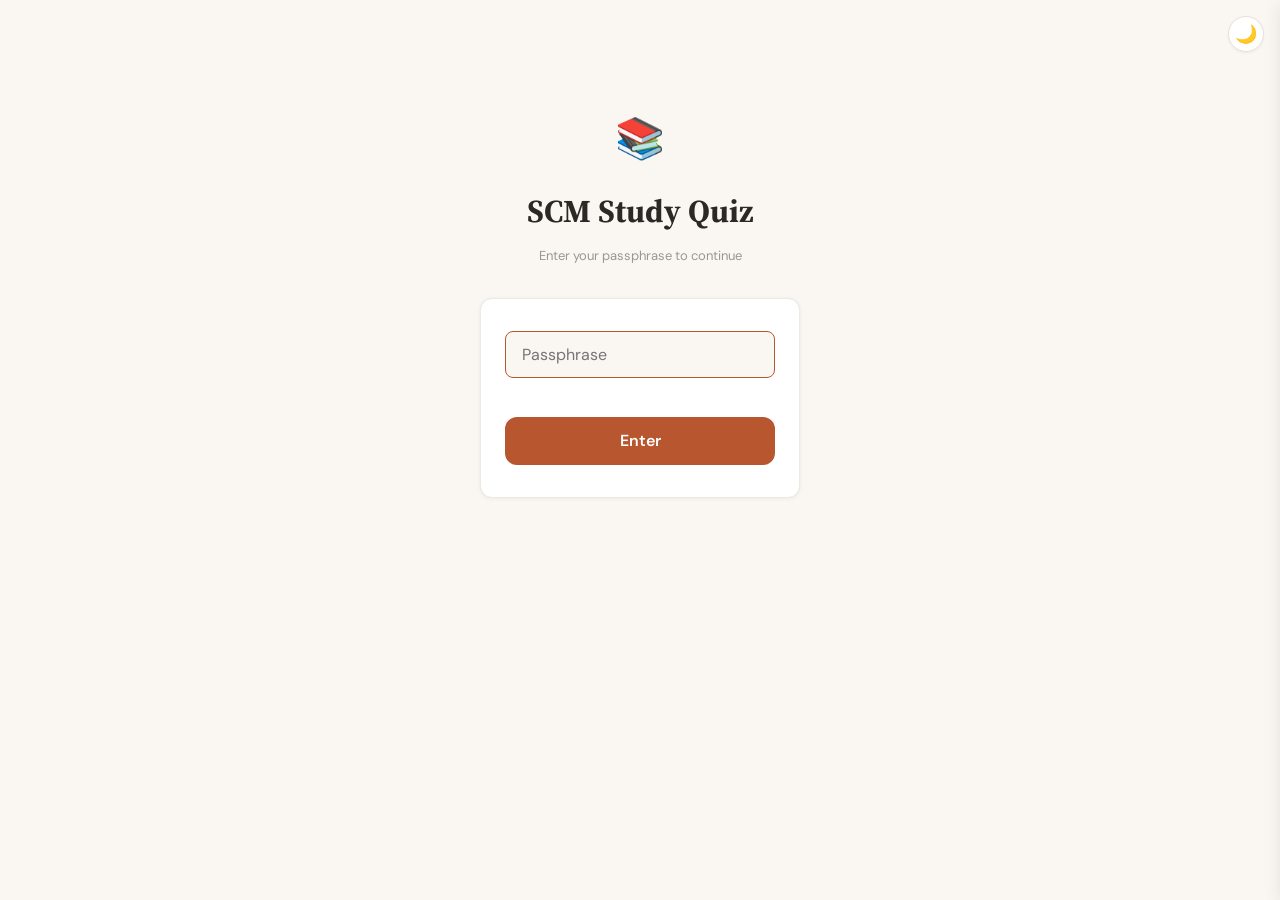
<file: index.html>
<!DOCTYPE html>
<html lang="en">
<head>
  <meta charset="UTF-8">
  <meta name="viewport" content="width=device-width, initial-scale=1.0">
  <title>SCM Study Quiz</title>
  <meta name="description" content="Supply Chain Management study quiz — 102 concepts across 11 sections">

  <!-- Fonts -->
  <link rel="preconnect" href="https://fonts.googleapis.com">
  <link rel="preconnect" href="https://fonts.gstatic.com" crossorigin>
  <link href="https://fonts.googleapis.com/css2?family=Source+Serif+4:ital,opsz,wght@0,8..60,400;0,8..60,600;0,8..60,700;1,8..60,400&family=DM+Sans:wght@400;500;600;700&family=JetBrains+Mono:wght@400;500&display=swap" rel="stylesheet">

  <!-- Styles -->
  <link rel="stylesheet" href="css/variables.css">
  <link rel="stylesheet" href="css/base.css">
  <link rel="stylesheet" href="css/components.css">
  <link rel="stylesheet" href="css/layout.css">
  <link rel="stylesheet" href="css/animations.css">
  <link rel="stylesheet" href="css/dashboard.css">

  <!-- Favicon -->
  <link rel="icon" href="data:image/svg+xml,<svg xmlns='http://www.w3.org/2000/svg' viewBox='0 0 100 100'><text y='.9em' font-size='90'>📚</text></svg>">

  <!-- Theme color -->
  <meta name="theme-color" content="#FAF7F2" media="(prefers-color-scheme: light)">
  <meta name="theme-color" content="#1A1816" media="(prefers-color-scheme: dark)">
</head>
<body>
  <div class="app">
    <!-- Progress Bar -->
    <div class="progress-bar" id="progress-bar" style="display:none">
      <div class="progress-bar__fill" id="progress-fill"></div>
    </div>

    <!-- Theme Toggle -->
    <button class="theme-toggle" id="theme-toggle" aria-label="Toggle dark mode"></button>

    <!-- Gate View -->
    <div class="view container" id="gate-view"></div>

    <!-- Setup View -->
    <div class="view container" id="setup-view"></div>

    <!-- Quiz View -->
    <div class="view" id="quiz-view"></div>

    <!-- Results View -->
    <div class="view" id="results-view"></div>

    <!-- Dashboard View -->
    <div class="view" id="dashboard-view"></div>

    <!-- Notes Panel + Backdrop -->
    <div class="backdrop" id="notes-backdrop"></div>
    <div class="notes-panel" id="notes-panel">
      <div class="notes-panel__header">
        <span class="notes-panel__title">Notes</span>
        <button class="notes-panel__close" id="notes-close">&times;</button>
      </div>
      <div class="notes-panel__body">
        <p class="notes-panel__concept"></p>
        <textarea class="notes-panel__textarea" placeholder="Write your notes here..."></textarea>
      </div>
    </div>
  </div>

  <script type="module" src="js/app.js"></script>
</body>
</html>
</file>
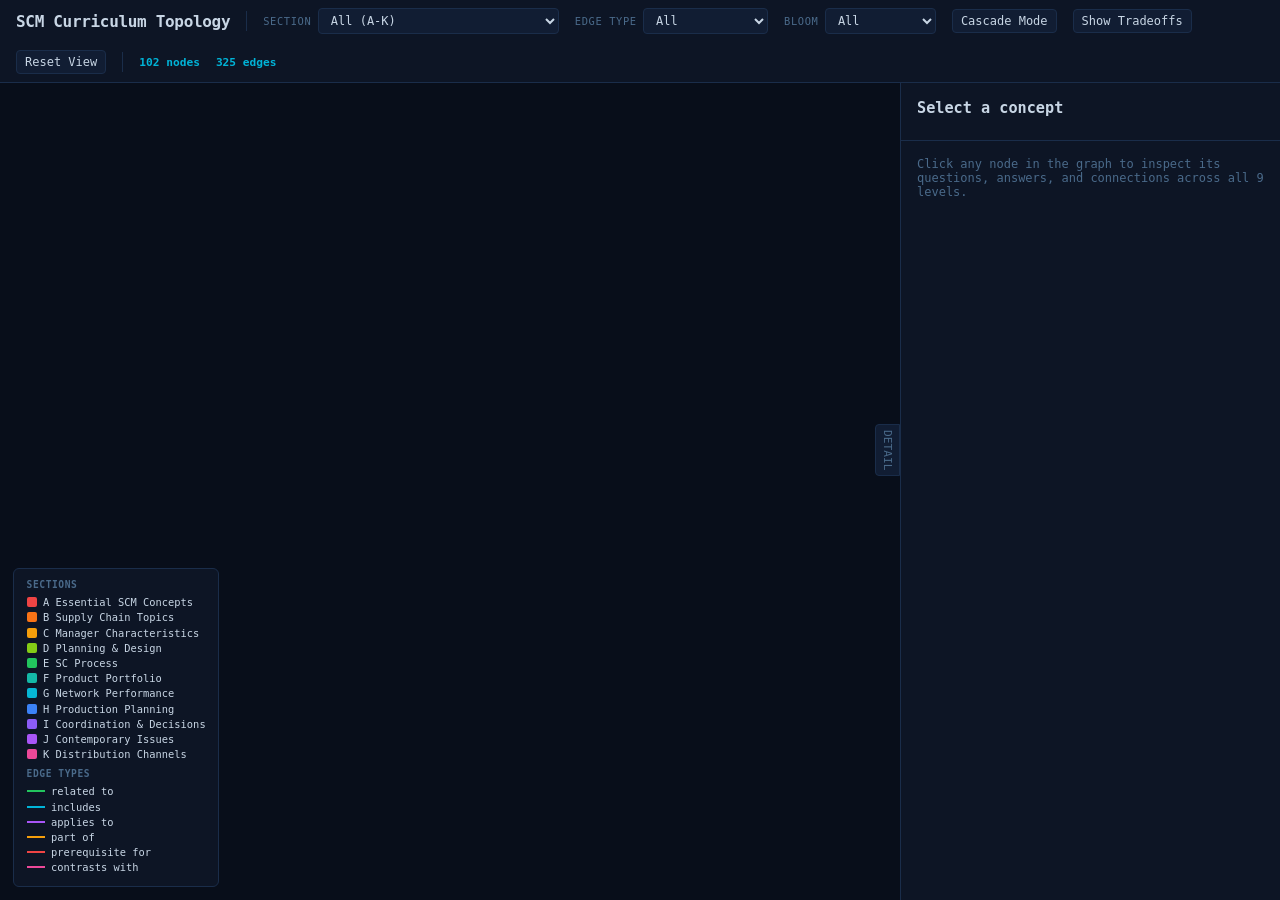
<file: knowledge-graph.html>
<!DOCTYPE html>
<html lang="en">
<head>
<meta charset="UTF-8">
<meta name="viewport" content="width=device-width, initial-scale=1.0">
<title>SCM Living Curriculum Topology</title>
<script src="https://d3js.org/d3.v7.min.js"></script>
<style>
:root {
  --bg: #080e1a; --surface: #0d1525; --surface2: #111d33;
  --border: #1a2d4a; --text: #c8d6e5; --dim: #4a6a8a;
  --accent: #00b4d8; --accent2: #0077b6;
}
* { margin:0; padding:0; box-sizing:border-box; }
body { font-family: 'SF Mono','Fira Code',monospace; background:var(--bg); color:var(--text); overflow:hidden; height:100vh; }

/* Layout */
#app { display:grid; grid-template-columns:1fr 380px; grid-template-rows:auto 1fr; height:100vh; }
#toolbar { grid-column:1/-1; background:var(--surface); border-bottom:1px solid var(--border); padding:0.5rem 1rem; display:flex; align-items:center; gap:1rem; flex-wrap:wrap; z-index:10; }
#graph-container { position:relative; overflow:hidden; }
#panel { background:var(--surface); border-left:1px solid var(--border); overflow-y:auto; transition:transform 0.3s; }
#panel.collapsed { transform:translateX(100%); }
#panel-toggle { position:absolute; right:380px; top:50%; transform:translateY(-50%); z-index:5; background:var(--surface2); border:1px solid var(--border); color:var(--dim); padding:0.3rem; cursor:pointer; border-radius:4px 0 0 4px; font-size:0.7rem; writing-mode:vertical-rl; }
#panel.collapsed ~ #panel-toggle { right:0; }

/* Toolbar */
.toolbar-title { font-weight:700; font-size:1rem; letter-spacing:-0.02em; white-space:nowrap; }
.toolbar-sep { width:1px; height:20px; background:var(--border); }
.filter-group { display:flex; align-items:center; gap:0.4rem; }
.filter-group label { font-size:0.65rem; text-transform:uppercase; letter-spacing:0.06em; color:var(--dim); }
select, button { font-family:inherit; font-size:0.75rem; background:var(--surface2); color:var(--text); border:1px solid var(--border); border-radius:4px; padding:0.25rem 0.5rem; cursor:pointer; }
select:focus, button:focus { outline:1px solid var(--accent); }
button:hover { background:var(--border); }
button.active { background:var(--accent2); border-color:var(--accent); color:#fff; }
.kpi-badge { font-size:0.7rem; color:var(--accent); font-weight:600; }

/* Graph */
svg { width:100%; height:100%; }
.link { stroke-opacity:0.35; fill:none; }
.link:hover { stroke-opacity:0.8; }
.node circle { stroke-width:1.5; cursor:pointer; transition:r 0.2s; }
.node text { font-size:8px; fill:var(--dim); pointer-events:none; }
.node.selected circle { stroke:#fff !important; stroke-width:3; }
.node.dimmed circle { opacity:0.15; }
.node.dimmed text { opacity:0.08; }
.link.dimmed { stroke-opacity:0.04; }
.link.highlighted { stroke-opacity:0.9; stroke-width:2.5; }
.cascade-pulse { fill:none; stroke:var(--accent); stroke-width:3; opacity:0; }

/* Panel */
.panel-header { padding:1rem; border-bottom:1px solid var(--border); position:sticky; top:0; background:var(--surface); z-index:2; }
.panel-header h2 { font-size:0.95rem; font-weight:700; margin-bottom:0.3rem; line-height:1.3; }
.panel-header .meta { font-size:0.7rem; color:var(--dim); display:flex; gap:0.8rem; }
.panel-header .meta span { display:flex; align-items:center; gap:0.25rem; }
.section-badge { display:inline-block; width:10px; height:10px; border-radius:2px; }
.panel-body { padding:0 1rem 1rem; }
.level-ring { margin-top:0.8rem; border:1px solid var(--border); border-radius:6px; overflow:hidden; }
.level-ring-header { padding:0.5rem 0.7rem; background:var(--surface2); cursor:pointer; display:flex; justify-content:space-between; align-items:center; user-select:none; }
.level-ring-header .lbl { font-size:0.75rem; font-weight:600; }
.level-ring-header .cnt { font-size:0.65rem; color:var(--dim); }
.level-ring-body { padding:0.5rem 0.7rem; font-size:0.75rem; line-height:1.55; color:var(--dim); display:none; border-top:1px solid var(--border); }
.level-ring-body.open { display:block; }
.level-ring-body .qa { margin-bottom:0.6rem; padding-bottom:0.6rem; border-bottom:1px solid var(--border); }
.level-ring-body .qa:last-child { border-bottom:none; margin-bottom:0; padding-bottom:0; }
.level-ring-body .q-label { font-size:0.65rem; text-transform:uppercase; letter-spacing:0.05em; color:var(--accent); margin-bottom:0.2rem; }
.level-ring-body .answer { color:var(--text); font-weight:500; }
.connections-section { margin-top:1rem; }
.connections-section h3 { font-size:0.75rem; font-weight:600; margin-bottom:0.5rem; }
.conn-item { font-size:0.72rem; padding:0.35rem 0; border-bottom:1px solid var(--border); cursor:pointer; }
.conn-item:hover { color:var(--accent); }
.conn-type { font-size:0.6rem; text-transform:uppercase; padding:0.1rem 0.35rem; border-radius:2px; margin-right:0.3rem; font-weight:600; }
.type-includes { background:#0077b622; color:#00b4d8; }
.type-related_to { background:#22c55e22; color:#22c55e; }
.type-applies_to { background:#a855f722; color:#a855f7; }
.type-part_of { background:#f59e0b22; color:#f59e0b; }
.type-prerequisite_for { background:#ef444422; color:#ef4444; }
.type-contrasts_with { background:#ec489922; color:#ec4899; }

/* Tradeoff overlay */
.tradeoff-card { margin-top:0.8rem; background:var(--surface2); border:1px solid var(--border); border-radius:6px; padding:0.7rem; }
.tradeoff-card .scenario { font-size:0.72rem; color:var(--dim); line-height:1.5; margin-bottom:0.5rem; }
.tradeoff-card .objectives { display:flex; gap:0.5rem; margin-bottom:0.5rem; }
.tradeoff-card .obj { flex:1; font-size:0.68rem; padding:0.3rem 0.5rem; border-radius:4px; text-align:center; }
.obj-a { background:#ef444422; color:#ef4444; border:1px solid #ef444444; }
.obj-b { background:#3b82f622; color:#3b82f6; border:1px solid #3b82f644; }
.tradeoff-card .strategy { font-size:0.72rem; color:#22c55e; margin-bottom:0.3rem; }
.tradeoff-card .sacrifice { font-size:0.72rem; color:#f59e0b; }
.strat-label { font-size:0.6rem; text-transform:uppercase; letter-spacing:0.05em; margin-bottom:0.15rem; font-weight:600; }

/* Cascade mode */
.cascade-indicator { position:absolute; top:0.5rem; left:0.5rem; background:#ef4444dd; color:#fff; padding:0.3rem 0.7rem; border-radius:4px; font-size:0.72rem; font-weight:600; z-index:5; display:none; }

/* Legend */
#legend { position:absolute; bottom:0.8rem; left:0.8rem; background:var(--surface); border:1px solid var(--border); border-radius:6px; padding:0.6rem 0.8rem; font-size:0.65rem; z-index:5; }
#legend h4 { font-size:0.6rem; text-transform:uppercase; letter-spacing:0.06em; color:var(--dim); margin-bottom:0.4rem; }
.legend-row { display:flex; align-items:center; gap:0.4rem; margin:0.2rem 0; }
.legend-swatch { width:10px; height:10px; border-radius:2px; }
.legend-line { width:18px; height:0; border-top:2px solid; }

/* Drill-down overlay */
#drilldown { position:absolute; inset:0; background:rgba(8,14,26,0.92); z-index:20; display:none; }
#drilldown.active { display:flex; align-items:center; justify-content:center; }
#drilldown-close { position:absolute; top:1rem; right:1rem; font-size:1.2rem; color:var(--dim); cursor:pointer; z-index:21; }
#drilldown-close:hover { color:#fff; }
</style>
</head>
<body>
<div id="app">
  <div id="toolbar">
    <span class="toolbar-title">SCM Curriculum Topology</span>
    <span class="toolbar-sep"></span>
    <div class="filter-group">
      <label>Section</label>
      <select id="filterSection"><option value="all">All (A-K)</option></select>
    </div>
    <div class="filter-group">
      <label>Edge Type</label>
      <select id="filterEdge">
        <option value="all">All</option>
        <option value="related_to">Related To</option>
        <option value="includes">Includes</option>
        <option value="part_of">Part Of</option>
        <option value="applies_to">Applies To</option>
        <option value="prerequisite_for">Prerequisite</option>
        <option value="contrasts_with">Contrasts</option>
      </select>
    </div>
    <div class="filter-group">
      <label>Bloom</label>
      <select id="filterBloom">
        <option value="all">All</option>
        <option value="remember">Remember</option>
        <option value="understand">Understand</option>
        <option value="apply">Apply</option>
        <option value="analyze">Analyze</option>
      </select>
    </div>
    <button id="btnCascade">Cascade Mode</button>
    <button id="btnTradeoffs">Show Tradeoffs</button>
    <button id="btnReset">Reset View</button>
    <span class="toolbar-sep"></span>
    <span class="kpi-badge" id="kpiNodes">102 nodes</span>
    <span class="kpi-badge" id="kpiEdges">325 edges</span>
  </div>
  <div id="graph-container">
    <svg id="graph"></svg>
    <div class="cascade-indicator" id="cascadeIndicator">CASCADE MODE — click a node to trigger disruption</div>
    <div id="legend">
      <h4>Sections</h4>
      <div id="legendSections"></div>
      <h4 style="margin-top:0.5rem">Edge Types</h4>
      <div id="legendEdges"></div>
    </div>
    <div id="drilldown">
      <span id="drilldown-close">&times; ESC</span>
      <svg id="radial"></svg>
    </div>
  </div>
  <button id="panel-toggle" onclick="togglePanel()">DETAIL</button>
  <div id="panel">
    <div class="panel-header">
      <h2 id="panelTitle">Select a concept</h2>
      <div class="meta" id="panelMeta"></div>
    </div>
    <div class="panel-body" id="panelBody">
      <p style="font-size:0.75rem;color:var(--dim);margin-top:1rem;">Click any node in the graph to inspect its questions, answers, and connections across all 9 levels.</p>
    </div>
  </div>
</div>

<script id="embedded-data" type="application/json">{"nodes":[{"id":"A.1","label":"Supply chain management","section":"A","bloom_level":"remember","group":0},{"id":"A.2","label":"The entire supply chain","section":"A","bloom_level":"remember","group":0},{"id":"A.3","label":"Logistics","section":"A","bloom_level":"remember","group":0},{"id":"A.4","label":"How logistics impacts supply chain management","section":"A","bloom_level":"understand","group":0},{"id":"A.5","label":"How E-commerce, logistics, import taxes, risk, tariffs, customs, and other le...","section":"A","bloom_level":"understand","group":0},{"id":"A.6","label":"The creation of new value in the supply chain for customers, society, and the...","section":"A","bloom_level":"analyze","group":0},{"id":"A.7","label":"How supply chain management is practiced in a wide array of industries","section":"A","bloom_level":"understand","group":0},{"id":"A.8","label":"Demand forecasting","section":"A","bloom_level":"understand","group":0},{"id":"A.9","label":"Logistics management","section":"A","bloom_level":"remember","group":0},{"id":"A.10","label":"Physical and information flows","section":"A","bloom_level":"remember","group":0},{"id":"A.11","label":"Strategic orientation for saving money within an organization","section":"A","bloom_level":"remember","group":0},{"id":"A.12","label":"The global impact on supply chain management","section":"A","bloom_level":"understand","group":0},{"id":"A.13","label":"The importance of understanding importing, exporting, trade agreements, and c...","section":"A","bloom_level":"understand","group":0},{"id":"A.14","label":"The reasons for growth of supply chain management (information revolution, in...","section":"A","bloom_level":"understand","group":0},{"id":"B.1","label":"Analytics","section":"B","bloom_level":"remember","group":1},{"id":"B.2","label":"Customer relationship management","section":"B","bloom_level":"understand","group":1},{"id":"B.3","label":"The role of forecasting","section":"B","bloom_level":"understand","group":1},{"id":"B.4","label":"The growth of global distribution","section":"B","bloom_level":"understand","group":1},{"id":"B.5","label":"Supply chain management for healthcare industry","section":"B","bloom_level":"understand","group":1},{"id":"B.6","label":"The logistics of inventory management","section":"B","bloom_level":"understand","group":1},{"id":"B.7","label":"Procurement","section":"B","bloom_level":"remember","group":1},{"id":"B.8","label":"Sales and operations planning","section":"B","bloom_level":"understand","group":1},{"id":"B.9","label":"Supply market intelligence","section":"B","bloom_level":"remember","group":1},{"id":"B.10","label":"Sustainability for supply chain management","section":"B","bloom_level":"remember","group":1},{"id":"B.11","label":"The relationship between supply chain management and transportation planning","section":"B","bloom_level":"understand","group":1},{"id":"B.12","label":"Careers associated with supply chain management","section":"B","bloom_level":"understand","group":1},{"id":"C.1","label":"Leadership opportunities for supply chain management.","section":"C","bloom_level":"understand","group":2},{"id":"C.2","label":"Effective communication skills for supply chain managers.","section":"C","bloom_level":"understand","group":2},{"id":"C.3","label":"Responsibility ethics for supply chain management.","section":"C","bloom_level":"understand","group":2},{"id":"C.4","label":"Language skills possessed by successful chain managers.","section":"C","bloom_level":"understand","group":2},{"id":"C.5","label":"The importance of flexible thinking in supply chain management.","section":"C","bloom_level":"understand","group":2},{"id":"C.6","label":"Freight terminology.","section":"C","bloom_level":"understand","group":2},{"id":"C.7","label":"The importance of people and problem-solving skills among successful supply c...","section":"C","bloom_level":"understand","group":2},{"id":"C.8","label":"The importance of technology skills among supply chain managers.","section":"C","bloom_level":"understand","group":2},{"id":"C.9","label":"The sense of urgency associated with supply chain management.","section":"C","bloom_level":"understand","group":2},{"id":"C.10","label":"The importance of Excel knowledge for supply chain management.","section":"C","bloom_level":"understand","group":2},{"id":"C.11","label":"The temperament required for successful supply chain management.","section":"C","bloom_level":"understand","group":2},{"id":"D.1","label":"The relationship between purchasing and supply chain management.","section":"D","bloom_level":"understand","group":3},{"id":"D.2","label":"How a company will provide value to supply chain management.","section":"D","bloom_level":"understand","group":3},{"id":"D.3","label":"How suppliers, subcontractors, transportation providers, and product distribu...","section":"D","bloom_level":"understand","group":3},{"id":"D.4","label":"Supply chain integration.","section":"D","bloom_level":"remember","group":3},{"id":"D.5","label":"Management of supply and demand for supply chain management.","section":"D","bloom_level":"understand","group":3},{"id":"D.6","label":"The efficient facility network design for supply chain management.","section":"D","bloom_level":"understand","group":3},{"id":"D.7","label":"The importance of expense management for supply chain management.","section":"D","bloom_level":"understand","group":3},{"id":"E.1","label":"The role of manufacturing in a supply chain context.","section":"E","bloom_level":"understand","group":4},{"id":"E.2","label":"Inventory management's important relationship with supply chain management.","section":"E","bloom_level":"remember","group":4},{"id":"E.3","label":"Transportation management in a supply chain.","section":"E","bloom_level":"understand","group":4},{"id":"E.4","label":"The role and cost of warehouses in supply chain management.","section":"E","bloom_level":"understand","group":4},{"id":"E.5","label":"The process for product returns.","section":"E","bloom_level":"understand","group":4},{"id":"E.6","label":"The importance of customer service in a supply chain.","section":"E","bloom_level":"understand","group":4},{"id":"F.1","label":"What products to sell","section":"F","bloom_level":"apply","group":5},{"id":"F.2","label":"How a company determines what products are used and sold by a business","section":"F","bloom_level":"understand","group":5},{"id":"F.3","label":"Product portfolio","section":"F","bloom_level":"remember","group":5},{"id":"F.4","label":"The Pareto principle","section":"F","bloom_level":"understand","group":5},{"id":"F.5","label":"Slow-moving products headed toward obsolescence","section":"F","bloom_level":"remember","group":5},{"id":"F.6","label":"Importance of minimizing inventory during all stages of supply chain management","section":"F","bloom_level":"understand","group":5},{"id":"G.1","label":"The importance of synchronizing material flow","section":"G","bloom_level":"understand","group":6},{"id":"G.2","label":"Inventory maximization","section":"G","bloom_level":"remember","group":6},{"id":"G.3","label":"Decoupling points for inventory maximization","section":"G","bloom_level":"remember","group":6},{"id":"G.4","label":"How algorithms are used to maximize capital costs associated with supply chai...","section":"G","bloom_level":"understand","group":6},{"id":"G.5","label":"How proximity to the customer relates to supply chain efficiency","section":"G","bloom_level":"understand","group":6},{"id":"G.6","label":"How product sourcing decisions are made","section":"G","bloom_level":"understand","group":6},{"id":"G.7","label":"Evaluation processes for supply chain management","section":"G","bloom_level":"understand","group":6},{"id":"G.8","label":"How supply chain management meets consumer needs","section":"G","bloom_level":"remember","group":6},{"id":"G.9","label":"How market signal and consumer demand impact supply chain management","section":"G","bloom_level":"understand","group":6},{"id":"G.10","label":"How to meet and improve customer needs for supply chain management","section":"G","bloom_level":"understand","group":6},{"id":"G.11","label":"How supply chain management meets and improves the logistic needs of differen...","section":"G","bloom_level":"understand","group":6},{"id":"H.1","label":"Different types of supply chain management planning.","section":"H","bloom_level":"understand","group":7},{"id":"H.2","label":"Static vs. Dynamic Planning.","section":"H","bloom_level":"remember","group":7},{"id":"H.3","label":"How a master production schedule is determined.","section":"H","bloom_level":"understand","group":7},{"id":"H.4","label":"Bill of Material (BOM).","section":"H","bloom_level":"remember","group":7},{"id":"H.5","label":"Raw materials required for supply chain management.","section":"H","bloom_level":"understand","group":7},{"id":"H.6","label":"Work-in-process for supply chain management.","section":"H","bloom_level":"understand","group":7},{"id":"H.7","label":"Finished goods and the goal to move those goods.","section":"H","bloom_level":"remember","group":7},{"id":"I.1","label":"The importance of cooperation and coordination in a supply chain.","section":"I","bloom_level":"understand","group":8},{"id":"I.2","label":"The role of outsourcing in a supply chain.","section":"I","bloom_level":"understand","group":8},{"id":"I.3","label":"Measurement of supply chain performance.","section":"I","bloom_level":"understand","group":8},{"id":"I.4","label":"The role of the team in supply chain management.","section":"I","bloom_level":"understand","group":8},{"id":"I.5","label":"The channels of distribution for supply chain management.","section":"I","bloom_level":"understand","group":8},{"id":"J.1","label":"The impact of information technology in supply chain management.","section":"J","bloom_level":"understand","group":9},{"id":"J.2","label":"How E-business has impacted supply chain management.","section":"J","bloom_level":"understand","group":9},{"id":"J.3","label":"The financial flow in supply chain management.","section":"J","bloom_level":"understand","group":9},{"id":"J.4","label":"How e-commerce has impacted channels of distribution.","section":"J","bloom_level":"understand","group":9},{"id":"J.5","label":"Political and economic events that impact supply chain management.","section":"J","bloom_level":"understand","group":9},{"id":"J.6","label":"How competition impact supply chain management decisions.","section":"J","bloom_level":"understand","group":9},{"id":"K.1","label":"Functions of distribution channels","section":"K","bloom_level":"remember","group":10},{"id":"K.2","label":"Time, place, and ownership utility","section":"K","bloom_level":"understand","group":10},{"id":"K.3","label":"Role of marketing channels for assembly, storage, sorting, and transportation","section":"K","bloom_level":"understand","group":10},{"id":"K.4","label":"Facilitation in supply chain management","section":"K","bloom_level":"remember","group":10},{"id":"K.5","label":"Pre-sale and post-purchase services in distribution channels","section":"K","bloom_level":"understand","group":10},{"id":"K.6","label":"How supply chain management creates efficiencies","section":"K","bloom_level":"understand","group":10},{"id":"K.7","label":"Risk sharing in supply chain management","section":"K","bloom_level":"understand","group":10},{"id":"K.8","label":"Indirect channels of distribution","section":"K","bloom_level":"remember","group":10},{"id":"K.9","label":"Role of intermediaries in selling products","section":"K","bloom_level":"remember","group":10},{"id":"K.10","label":"One-level channel of distribution","section":"K","bloom_level":"remember","group":10},{"id":"K.11","label":"Two-level channel of distribution","section":"K","bloom_level":"remember","group":10},{"id":"K.12","label":"Three-level channel of distribution","section":"K","bloom_level":"remember","group":10},{"id":"K.13","label":"Dual distribution","section":"K","bloom_level":"understand","group":10},{"id":"K.14","label":"How services use intermediaries to reach final customers","section":"K","bloom_level":"understand","group":10},{"id":"K.15","label":"On-demand business model","section":"K","bloom_level":"remember","group":10},{"id":"K.16","label":"How market, product, competition, and company factors impact distribution choice","section":"K","bloom_level":"understand","group":10},{"id":"K.17","label":"How product characteristics impact supply chain management","section":"K","bloom_level":"understand","group":10}],"links":[{"source":"A.1","target":"A.2","type":"includes","value":1},{"source":"A.1","target":"A.3","type":"includes","value":1},{"source":"A.1","target":"A.9","type":"includes","value":1},{"source":"A.2","target":"A.10","type":"includes","value":1},{"source":"A.2","target":"A.3","type":"includes","value":1},{"source":"A.3","target":"A.4","type":"related_to","value":1},{"source":"A.3","target":"A.9","type":"related_to","value":1},{"source":"A.4","target":"A.1","type":"applies_to","value":1},{"source":"A.4","target":"A.11","type":"related_to","value":1},{"source":"A.5","target":"A.12","type":"related_to","value":1},{"source":"A.5","target":"A.13","type":"related_to","value":1},{"source":"A.5","target":"A.3","type":"related_to","value":1},{"source":"A.6","target":"A.1","type":"applies_to","value":1},{"source":"A.6","target":"A.12","type":"related_to","value":1},{"source":"A.6","target":"A.7","type":"related_to","value":1},{"source":"A.7","target":"A.1","type":"applies_to","value":1},{"source":"A.7","target":"A.8","type":"related_to","value":1},{"source":"A.8","target":"A.1","type":"part_of","value":1},{"source":"A.8","target":"A.10","type":"related_to","value":1},{"source":"A.8","target":"A.11","type":"related_to","value":1},{"source":"A.9","target":"A.4","type":"prerequisite_for","value":1},{"source":"A.10","target":"A.3","type":"related_to","value":1},{"source":"A.11","target":"A.1","type":"applies_to","value":1},{"source":"A.12","target":"A.13","type":"related_to","value":1},{"source":"A.12","target":"A.14","type":"related_to","value":1},{"source":"A.13","target":"A.1","type":"applies_to","value":1},{"source":"A.14","target":"A.1","type":"related_to","value":1},{"source":"A.14","target":"A.10","type":"related_to","value":1},{"source":"B.1","target":"B.3","type":"prerequisite_for","value":1},{"source":"B.1","target":"B.9","type":"related_to","value":1},{"source":"B.1","target":"B.6","type":"applies_to","value":1},{"source":"B.2","target":"B.3","type":"related_to","value":1},{"source":"B.2","target":"B.8","type":"related_to","value":1},{"source":"B.2","target":"B.1","type":"related_to","value":1},{"source":"B.3","target":"B.6","type":"prerequisite_for","value":1},{"source":"B.3","target":"B.8","type":"part_of","value":1},{"source":"B.4","target":"B.11","type":"related_to","value":1},{"source":"B.4","target":"B.6","type":"related_to","value":1},{"source":"B.4","target":"B.10","type":"related_to","value":1},{"source":"B.5","target":"B.6","type":"includes","value":1},{"source":"B.5","target":"B.7","type":"includes","value":1},{"source":"B.5","target":"B.3","type":"related_to","value":1},{"source":"B.6","target":"B.7","type":"related_to","value":1},{"source":"B.6","target":"B.8","type":"part_of","value":1},{"source":"B.6","target":"A.1","type":"part_of","value":1},{"source":"B.7","target":"B.9","type":"related_to","value":1},{"source":"B.7","target":"B.10","type":"related_to","value":1},{"source":"B.9","target":"B.3","type":"related_to","value":1},{"source":"B.10","target":"B.11","type":"related_to","value":1},{"source":"B.11","target":"B.6","type":"related_to","value":1},{"source":"B.12","target":"B.1","type":"related_to","value":1},{"source":"B.12","target":"B.7","type":"related_to","value":1},{"source":"B.12","target":"B.11","type":"related_to","value":1},{"source":"C.1","target":"C.2","type":"related_to","value":1},{"source":"C.1","target":"C.7","type":"related_to","value":1},{"source":"C.2","target":"C.4","type":"related_to","value":1},{"source":"C.3","target":"C.1","type":"related_to","value":1},{"source":"C.3","target":"C.11","type":"related_to","value":1},{"source":"C.4","target":"C.6","type":"related_to","value":1},{"source":"C.5","target":"C.7","type":"related_to","value":1},{"source":"C.5","target":"C.9","type":"related_to","value":1},{"source":"C.6","target":"C.2","type":"related_to","value":1},{"source":"C.8","target":"C.10","type":"related_to","value":1},{"source":"C.8","target":"C.9","type":"related_to","value":1},{"source":"C.10","target":"C.7","type":"related_to","value":1},{"source":"C.11","target":"C.5","type":"related_to","value":1},{"source":"D.1","target":"D.2","type":"related_to","value":1},{"source":"D.1","target":"D.4","type":"related_to","value":1},{"source":"D.2","target":"D.5","type":"related_to","value":1},{"source":"D.3","target":"D.6","type":"related_to","value":1},{"source":"D.3","target":"D.4","type":"related_to","value":1},{"source":"D.5","target":"D.7","type":"related_to","value":1},{"source":"D.6","target":"D.7","type":"related_to","value":1},{"source":"E.1","target":"E.2","type":"related_to","value":1},{"source":"E.1","target":"E.4","type":"related_to","value":1},{"source":"E.2","target":"E.4","type":"related_to","value":1},{"source":"E.3","target":"E.4","type":"related_to","value":1},{"source":"E.3","target":"E.6","type":"related_to","value":1},{"source":"E.5","target":"E.6","type":"related_to","value":1},{"source":"E.5","target":"E.3","type":"related_to","value":1},{"source":"F.1","target":"F.2","type":"related_to","value":1},{"source":"F.1","target":"F.3","type":"applies_to","value":1},{"source":"F.2","target":"F.5","type":"prerequisite_for","value":1},{"source":"F.3","target":"F.4","type":"related_to","value":1},{"source":"F.4","target":"F.5","type":"related_to","value":1},{"source":"F.5","target":"F.6","type":"related_to","value":1},{"source":"F.6","target":"F.4","type":"related_to","value":1},{"source":"G.1","target":"G.9","type":"related_to","value":1},{"source":"G.1","target":"G.2","type":"related_to","value":1},{"source":"G.2","target":"G.3","type":"related_to","value":1},{"source":"G.2","target":"G.4","type":"related_to","value":1},{"source":"G.3","target":"G.1","type":"related_to","value":1},{"source":"G.4","target":"G.9","type":"related_to","value":1},{"source":"G.5","target":"G.11","type":"related_to","value":1},{"source":"G.5","target":"G.6","type":"related_to","value":1},{"source":"G.6","target":"G.7","type":"related_to","value":1},{"source":"G.7","target":"G.10","type":"related_to","value":1},{"source":"G.8","target":"G.10","type":"related_to","value":1},{"source":"G.8","target":"G.9","type":"related_to","value":1},{"source":"G.11","target":"G.10","type":"related_to","value":1},{"source":"H.1","target":"H.2","type":"related_to","value":1},{"source":"H.1","target":"H.3","type":"related_to","value":1},{"source":"H.2","target":"H.3","type":"related_to","value":1},{"source":"H.3","target":"H.4","type":"related_to","value":1},{"source":"H.3","target":"H.5","type":"related_to","value":1},{"source":"H.4","target":"H.5","type":"related_to","value":1},{"source":"H.4","target":"H.6","type":"related_to","value":1},{"source":"H.5","target":"H.6","type":"related_to","value":1},{"source":"H.5","target":"H.7","type":"related_to","value":1},{"source":"H.6","target":"H.7","type":"related_to","value":1},{"source":"H.6","target":"H.3","type":"related_to","value":1},{"source":"H.7","target":"H.3","type":"related_to","value":1},{"source":"I.1","target":"I.2","type":"related_to","value":1},{"source":"I.1","target":"I.4","type":"related_to","value":1},{"source":"I.1","target":"I.3","type":"related_to","value":1},{"source":"I.2","target":"I.5","type":"related_to","value":1},{"source":"I.2","target":"I.3","type":"related_to","value":1},{"source":"I.3","target":"I.4","type":"related_to","value":1},{"source":"I.4","target":"I.5","type":"related_to","value":1},{"source":"I.5","target":"I.1","type":"related_to","value":1},{"source":"I.5","target":"I.3","type":"related_to","value":1},{"source":"J.1","target":"J.2","type":"related_to","value":1},{"source":"J.1","target":"J.3","type":"related_to","value":1},{"source":"J.2","target":"J.4","type":"related_to","value":1},{"source":"J.3","target":"J.5","type":"related_to","value":1},{"source":"J.4","target":"J.6","type":"related_to","value":1},{"source":"J.5","target":"J.6","type":"related_to","value":1},{"source":"J.6","target":"J.1","type":"related_to","value":1},{"source":"K.1","target":"K.3","type":"related_to","value":1},{"source":"K.1","target":"K.5","type":"prerequisite_for","value":1},{"source":"K.1","target":"K.4","type":"related_to","value":1},{"source":"K.2","target":"K.1","type":"related_to","value":1},{"source":"K.2","target":"K.6","type":"related_to","value":1},{"source":"K.3","target":"K.9","type":"related_to","value":1},{"source":"K.3","target":"K.6","type":"related_to","value":1},{"source":"K.4","target":"K.5","type":"related_to","value":1},{"source":"K.4","target":"K.6","type":"related_to","value":1},{"source":"K.5","target":"K.9","type":"related_to","value":1},{"source":"K.6","target":"K.1","type":"related_to","value":1},{"source":"K.6","target":"K.7","type":"related_to","value":1},{"source":"K.7","target":"K.1","type":"part_of","value":1},{"source":"K.7","target":"K.9","type":"related_to","value":1},{"source":"K.8","target":"K.10","type":"includes","value":1},{"source":"K.8","target":"K.11","type":"includes","value":1},{"source":"K.8","target":"K.12","type":"includes","value":1},{"source":"K.8","target":"K.13","type":"related_to","value":1},{"source":"K.9","target":"K.8","type":"related_to","value":1},{"source":"K.9","target":"K.10","type":"related_to","value":1},{"source":"K.9","target":"K.11","type":"related_to","value":1},{"source":"K.9","target":"K.12","type":"related_to","value":1},{"source":"K.10","target":"K.11","type":"contrasts_with","value":1},{"source":"K.10","target":"K.12","type":"contrasts_with","value":1},{"source":"K.11","target":"K.12","type":"contrasts_with","value":1},{"source":"K.13","target":"K.15","type":"related_to","value":1},{"source":"K.13","target":"K.16","type":"related_to","value":1},{"source":"K.14","target":"K.9","type":"related_to","value":1},{"source":"K.14","target":"K.15","type":"related_to","value":1},{"source":"K.14","target":"K.13","type":"related_to","value":1},{"source":"K.15","target":"K.6","type":"related_to","value":1},{"source":"K.16","target":"K.17","type":"related_to","value":1},{"source":"K.16","target":"K.8","type":"related_to","value":1},{"source":"K.17","target":"K.3","type":"related_to","value":1},{"source":"K.17","target":"K.10","type":"applies_to","value":1},{"source":"A.1","target":"B.7","type":"related_to","value":1},{"source":"A.1","target":"D.1","type":"related_to","value":1},{"source":"A.1","target":"H.5","type":"related_to","value":1},{"source":"A.1","target":"I.1","type":"related_to","value":1},{"source":"A.1","target":"I.4","type":"related_to","value":1},{"source":"A.2","target":"E.5","type":"related_to","value":1},{"source":"A.2","target":"I.5","type":"related_to","value":1},{"source":"A.3","target":"E.4","type":"related_to","value":1},{"source":"A.3","target":"E.6","type":"related_to","value":1},{"source":"A.3","target":"G.8","type":"related_to","value":1},{"source":"A.3","target":"H.7","type":"related_to","value":1},{"source":"A.3","target":"K.1","type":"related_to","value":1},{"source":"A.3","target":"K.3","type":"related_to","value":1},{"source":"A.4","target":"B.2","type":"related_to","value":1},{"source":"A.4","target":"D.2","type":"related_to","value":1},{"source":"A.4","target":"E.6","type":"related_to","value":1},{"source":"A.4","target":"J.6","type":"related_to","value":1},{"source":"A.4","target":"K.6","type":"related_to","value":1},{"source":"A.5","target":"J.4","type":"related_to","value":1},{"source":"A.5","target":"J.5","type":"related_to","value":1},{"source":"A.5","target":"K.13","type":"related_to","value":1},{"source":"A.6","target":"B.10","type":"related_to","value":1},{"source":"A.6","target":"C.3","type":"related_to","value":1},{"source":"A.7","target":"F.6","type":"related_to","value":1},{"source":"A.7","target":"K.15","type":"related_to","value":1},{"source":"A.8","target":"B.3","type":"related_to","value":1},{"source":"A.8","target":"B.6","type":"related_to","value":1},{"source":"A.8","target":"B.8","type":"related_to","value":1},{"source":"A.8","target":"D.5","type":"related_to","value":1},{"source":"A.8","target":"E.2","type":"related_to","value":1},{"source":"A.8","target":"G.1","type":"related_to","value":1},{"source":"A.8","target":"G.2","type":"related_to","value":1},{"source":"A.8","target":"G.8","type":"related_to","value":1},{"source":"A.8","target":"G.9","type":"related_to","value":1},{"source":"A.8","target":"H.1","type":"related_to","value":1},{"source":"A.8","target":"H.5","type":"related_to","value":1},{"source":"A.8","target":"I.1","type":"related_to","value":1},{"source":"A.8","target":"I.4","type":"related_to","value":1},{"source":"A.8","target":"J.2","type":"related_to","value":1},{"source":"A.10","target":"D.4","type":"related_to","value":1},{"source":"A.10","target":"G.1","type":"related_to","value":1},{"source":"A.11","target":"B.9","type":"related_to","value":1},{"source":"A.11","target":"G.6","type":"related_to","value":1},{"source":"A.11","target":"K.6","type":"related_to","value":1},{"source":"A.12","target":"J.5","type":"related_to","value":1},{"source":"A.14","target":"D.2","type":"related_to","value":1},{"source":"A.14","target":"I.1","type":"related_to","value":1},{"source":"A.14","target":"I.4","type":"related_to","value":1},{"source":"A.14","target":"J.1","type":"related_to","value":1},{"source":"A.14","target":"J.6","type":"related_to","value":1},{"source":"B.2","target":"E.6","type":"related_to","value":1},{"source":"B.3","target":"C.10","type":"related_to","value":1},{"source":"B.3","target":"D.5","type":"related_to","value":1},{"source":"B.3","target":"E.2","type":"related_to","value":1},{"source":"B.3","target":"F.1","type":"related_to","value":1},{"source":"B.3","target":"F.6","type":"related_to","value":1},{"source":"B.3","target":"G.4","type":"related_to","value":1},{"source":"B.3","target":"G.8","type":"related_to","value":1},{"source":"B.3","target":"G.9","type":"related_to","value":1},{"source":"B.3","target":"H.1","type":"related_to","value":1},{"source":"B.3","target":"I.4","type":"related_to","value":1},{"source":"B.3","target":"J.1","type":"related_to","value":1},{"source":"B.3","target":"K.6","type":"related_to","value":1},{"source":"B.3","target":"K.15","type":"related_to","value":1},{"source":"B.6","target":"E.2","type":"related_to","value":1},{"source":"B.6","target":"G.2","type":"related_to","value":1},{"source":"B.6","target":"H.5","type":"related_to","value":1},{"source":"B.7","target":"D.1","type":"related_to","value":1},{"source":"B.7","target":"D.7","type":"related_to","value":1},{"source":"B.7","target":"G.4","type":"related_to","value":1},{"source":"B.7","target":"G.6","type":"related_to","value":1},{"source":"B.7","target":"G.10","type":"related_to","value":1},{"source":"B.7","target":"I.2","type":"related_to","value":1},{"source":"B.8","target":"D.5","type":"related_to","value":1},{"source":"B.8","target":"G.8","type":"related_to","value":1},{"source":"B.8","target":"H.1","type":"related_to","value":1},{"source":"B.8","target":"I.4","type":"related_to","value":1},{"source":"B.9","target":"G.6","type":"related_to","value":1},{"source":"B.11","target":"E.3","type":"related_to","value":1},{"source":"C.1","target":"D.4","type":"related_to","value":1},{"source":"C.1","target":"F.1","type":"related_to","value":1},{"source":"C.10","target":"D.5","type":"related_to","value":1},{"source":"C.10","target":"E.2","type":"related_to","value":1},{"source":"C.10","target":"F.1","type":"related_to","value":1},{"source":"C.10","target":"F.6","type":"related_to","value":1},{"source":"C.10","target":"G.4","type":"related_to","value":1},{"source":"C.10","target":"G.9","type":"related_to","value":1},{"source":"C.10","target":"J.1","type":"related_to","value":1},{"source":"C.10","target":"K.6","type":"related_to","value":1},{"source":"C.10","target":"K.15","type":"related_to","value":1},{"source":"D.1","target":"G.10","type":"related_to","value":1},{"source":"D.1","target":"H.5","type":"related_to","value":1},{"source":"D.1","target":"I.2","type":"related_to","value":1},{"source":"D.2","target":"J.6","type":"related_to","value":1},{"source":"D.3","target":"I.2","type":"related_to","value":1},{"source":"D.4","target":"F.1","type":"related_to","value":1},{"source":"D.4","target":"G.1","type":"related_to","value":1},{"source":"D.5","target":"E.2","type":"related_to","value":1},{"source":"D.5","target":"F.1","type":"related_to","value":1},{"source":"D.5","target":"F.6","type":"related_to","value":1},{"source":"D.5","target":"G.4","type":"related_to","value":1},{"source":"D.5","target":"G.8","type":"related_to","value":1},{"source":"D.5","target":"G.9","type":"related_to","value":1},{"source":"D.5","target":"H.1","type":"related_to","value":1},{"source":"D.5","target":"I.4","type":"related_to","value":1},{"source":"D.5","target":"J.1","type":"related_to","value":1},{"source":"D.5","target":"K.6","type":"related_to","value":1},{"source":"D.5","target":"K.15","type":"related_to","value":1},{"source":"D.7","target":"G.4","type":"related_to","value":1},{"source":"D.7","target":"G.6","type":"related_to","value":1},{"source":"E.2","target":"F.1","type":"related_to","value":1},{"source":"E.2","target":"F.6","type":"related_to","value":1},{"source":"E.2","target":"G.2","type":"related_to","value":1},{"source":"E.2","target":"G.4","type":"related_to","value":1},{"source":"E.2","target":"G.9","type":"related_to","value":1},{"source":"E.2","target":"H.5","type":"related_to","value":1},{"source":"E.2","target":"J.1","type":"related_to","value":1},{"source":"E.2","target":"K.6","type":"related_to","value":1},{"source":"E.2","target":"K.15","type":"related_to","value":1},{"source":"E.4","target":"G.8","type":"related_to","value":1},{"source":"E.4","target":"H.7","type":"related_to","value":1},{"source":"E.5","target":"I.5","type":"related_to","value":1},{"source":"E.6","target":"G.8","type":"related_to","value":1},{"source":"E.6","target":"H.7","type":"related_to","value":1},{"source":"F.1","target":"G.4","type":"related_to","value":1},{"source":"F.1","target":"G.9","type":"related_to","value":1},{"source":"F.1","target":"J.1","type":"related_to","value":1},{"source":"F.1","target":"K.6","type":"related_to","value":1},{"source":"F.1","target":"K.15","type":"related_to","value":1},{"source":"F.6","target":"G.4","type":"related_to","value":1},{"source":"F.6","target":"G.9","type":"related_to","value":1},{"source":"F.6","target":"J.1","type":"related_to","value":1},{"source":"F.6","target":"K.6","type":"related_to","value":1},{"source":"F.6","target":"K.15","type":"related_to","value":1},{"source":"G.1","target":"I.1","type":"related_to","value":1},{"source":"G.1","target":"J.2","type":"related_to","value":1},{"source":"G.2","target":"H.5","type":"related_to","value":1},{"source":"G.4","target":"J.1","type":"related_to","value":1},{"source":"G.4","target":"K.6","type":"related_to","value":1},{"source":"G.4","target":"K.15","type":"related_to","value":1},{"source":"G.5","target":"J.4","type":"related_to","value":1},{"source":"G.7","target":"I.3","type":"related_to","value":1},{"source":"G.7","target":"I.4","type":"related_to","value":1},{"source":"G.8","target":"H.1","type":"related_to","value":1},{"source":"G.8","target":"H.7","type":"related_to","value":1},{"source":"G.8","target":"I.4","type":"related_to","value":1},{"source":"G.9","target":"I.1","type":"related_to","value":1},{"source":"G.9","target":"J.1","type":"related_to","value":1},{"source":"G.9","target":"J.2","type":"related_to","value":1},{"source":"G.9","target":"K.6","type":"related_to","value":1},{"source":"G.9","target":"K.15","type":"related_to","value":1},{"source":"G.10","target":"I.2","type":"related_to","value":1},{"source":"G.10","target":"I.4","type":"related_to","value":1},{"source":"H.1","target":"I.4","type":"related_to","value":1},{"source":"I.1","target":"J.2","type":"related_to","value":1},{"source":"I.5","target":"K.8","type":"related_to","value":1},{"source":"I.5","target":"K.9","type":"related_to","value":1},{"source":"I.5","target":"K.11","type":"related_to","value":1},{"source":"I.5","target":"K.12","type":"related_to","value":1},{"source":"J.1","target":"K.6","type":"related_to","value":1},{"source":"J.1","target":"K.15","type":"related_to","value":1},{"source":"J.4","target":"K.13","type":"related_to","value":1}],"concepts":{"A.1":{"t":"Define supply chain management","d":"Supply chain management (SCM) encompasses the planning and management of all activities involved in sourcing, procurement, conversion, and logistics management, including coordination and collaboration with channel partners such as suppliers, intermediaries, third-party service providers, and customers.","b":"remember","df":"easy"},"A.2":{"t":"Define the entire supply chain","d":"The entire supply chain is the end-to-end network of organizations, people, activities, information, and resources involved in the flow and transformation of goods from raw materials through production, warehousing, and distribution to the final end consumer.","b":"remember","df":"easy"},"A.3":{"t":"Define logistics","d":"Logistics is the process of planning, implementing, and controlling the efficient, effective forward and reverse flow and storage of goods, services, and related information between the point of origin and the point of consumption to meet customer requirements.","b":"remember","df":"easy"},"A.4":{"t":"Explain how logistics impacts supply chain management","d":"Logistics impacts supply chain management by enabling the efficient movement and storage of goods, directly affecting cost reduction, customer satisfaction, operational efficiency, and competitive advantage throughout the supply chain.","b":"understand","df":"medium"},"A.5":{"t":"Describe how E-commerce, logistics, import taxes, risk, tariffs, customs, and other legal aspects impact global trading","d":"E-commerce, logistics, import taxes, tariffs, customs regulations, risk factors, and other legal aspects collectively shape global trading by influencing costs, compliance requirements, delivery speed, market access, and supply chain complexity for businesses operating across international borders.","b":"understand","df":"medium"},"A.6":{"t":"Analyze the creation of new value in the supply chain for customers, society, and the environment","d":"Value creation in the supply chain refers to the process of generating benefits for customers through product quality and service, for society through economic development and ethical practices, and for the environment through sustainable operations that minimize negative ecological impacts.","b":"analyze","df":"hard"},"A.7":{"t":"Explain how supply chain management is practiced in a wide array of industries","d":"Supply chain management is practiced across diverse industries including healthcare, retail, manufacturing, automotive, food and beverage, and technology, with each industry adapting SCM principles to its unique requirements for sourcing, production, distribution, and customer service.","b":"understand","df":"medium"},"A.8":{"t":"Explain demand forecasting","d":"Demand forecasting is a business practice that uses historical sales data, statistical models, market trends, and other factors to estimate the expected customer demand for a product or service over a specific future period, enabling better supply chain planning and decision-making.","b":"understand","df":"medium"},"A.9":{"t":"Define logistics management","d":"Logistics management is that part of supply chain management that plans, implements, and controls the efficient, effective forward and reverse flow and storage of goods, services, and related information between the point of origin and the point of consumption in order to meet customers' requirements.","b":"remember","df":"easy"},"A.10":{"t":"Define physical and information flows","d":"Physical flow (material flow) is the movement and storage of tangible goods from suppliers through production to the end customer, while information flow is the bidirectional exchange of data such as demand forecasts, inventory levels, order status, and production schedules among supply chain partners.","b":"remember","df":"easy"},"A.11":{"t":"Define strategic orientation for saving money within an organization","d":"Strategic orientation for saving money within an organization refers to the deliberate, systematic approach of identifying and eliminating excess costs across the supply chain through process optimization, automation, demand forecasting, supplier management, and inventory control to improve profitability and competitive positioning.","b":"remember","df":"easy"},"A.12":{"t":"Describe the global impact on supply chain management","d":"The global impact on supply chain management refers to how globalization, international trade, geopolitical factors, cultural differences, and technological advances create both opportunities and challenges for managing supply chains that span multiple countries, regulations, and markets.","b":"understand","df":"medium"},"A.13":{"t":"Explain the importance of understanding importing, exporting, trade agreements, and customs regulations for supply chain management","d":"Understanding importing, exporting, trade agreements, and customs regulations is essential for supply chain management because these elements govern the legal, financial, and operational requirements for moving goods across international borders, directly affecting costs, compliance, lead times, and market access.","b":"understand","df":"medium"},"A.14":{"t":"Explain the reasons for growth of supply chain management (information revolution, increased competition in globalized markets, relationship management)","d":"The growth of supply chain management has been driven by three major forces: the information technology revolution enabling integrated management and real-time data sharing, increased competition in globalized markets requiring cost efficiency and agility, and the shift toward relationship management emphasizing collaboration with suppliers and partners.","b":"understand","df":"medium"},"B.1":{"t":"Define analytics","d":"Analytics is the systematic use of data collection, processing, and statistical analysis techniques to extract meaningful insights and support better decision-making across business operations.","b":"remember","df":"easy"},"B.2":{"t":"Explain customer relationship management","d":"Customer relationship management (CRM) is a strategic process that organizations use to manage, analyze, and improve their interactions with customers through dedicated information systems that store and analyze customer data, supporting sales, marketing, and service activities.","b":"understand","df":"medium"},"B.3":{"t":"Describe the role of forecasting","d":"Forecasting is the process of using historical data, statistical models, market trends, and other factors to estimate future customer demand for products or services over a specific time period.","b":"understand","df":"medium"},"B.4":{"t":"Explain the growth of global distribution","d":"Global distribution refers to the international networks and processes through which goods are moved, stored, and delivered across national borders to reach customers worldwide.","b":"understand","df":"medium"},"B.5":{"t":"Explain supply chain management for healthcare industry","d":"Healthcare supply chain management is the coordination of sourcing, procurement, production, and distribution of medical supplies, pharmaceuticals, and equipment to ensure that healthcare providers have the right products available to deliver patient care.","b":"understand","df":"medium"},"B.6":{"t":"Explain the logistics of inventory management","d":"Inventory management is the branch of business management concerned with planning, controlling, and tracking stock as it moves in and out of warehouses to ensure the right amount of product is available at any given time.","b":"understand","df":"medium"},"B.7":{"t":"Define procurement","d":"Procurement is the process of sourcing, negotiating, and acquiring the raw materials, components, goods, and services that an organization needs to operate and fulfill customer demand.","b":"remember","df":"easy"},"B.8":{"t":"Describe sales and operations planning","d":"Sales and operations planning (S&OP) is a cross-functional business process that aligns demand forecasts with supply capabilities to balance sales plans, production plans, and financial objectives over a medium-term planning horizon.","b":"understand","df":"medium"},"B.9":{"t":"Define supply market intelligence","d":"Supply market intelligence is the systematic process of gathering, analyzing, and interpreting data about supplier markets, pricing trends, and competitive dynamics to support informed procurement decisions and strategic sourcing.","b":"remember","df":"easy"},"B.10":{"t":"Define sustainability for supply chain management","d":"Supply chain sustainability is the practice of integrating environmental, social, and economic considerations into the sourcing, production, and distribution of goods throughout the entire supply chain lifecycle.","b":"remember","df":"easy"},"B.11":{"t":"Explain the relationship between supply chain management and transportation planning","d":"Transportation planning is the process of optimizing the movement of goods between locations within a supply chain, encompassing carrier selection, route optimization, mode selection, and shipment consolidation to minimize costs while meeting delivery requirements.","b":"understand","df":"medium"},"B.12":{"t":"Describe careers associated with supply chain management","d":"Supply chain management careers encompass a broad range of professional roles involved in purchasing, inventory control, manufacturing, logistics, transportation, and strategic planning across organizations of all types and sizes.","b":"understand","df":"medium"},"C.1":{"t":"Describe leadership opportunities for supply chain management.","d":"Leadership opportunities in supply chain management encompass a range of strategic and operational roles—from procurement directors and logistics managers to chief supply chain officers—where professionals guide teams, drive organizational strategy, and influence end-to-end supply chain performance.","b":"understand","df":"medium"},"C.2":{"t":"Describe effective communication skills for supply chain managers.","d":"Effective communication skills for supply chain managers include the ability to clearly convey information, coordinate across internal departments and external partners, and facilitate collaboration among suppliers, carriers, and customers to ensure seamless supply chain operations.","b":"understand","df":"medium"},"C.3":{"t":"Explain responsibility ethics for supply chain management.","d":"Responsibility ethics in supply chain management refers to the moral obligation of organizations and professionals to ensure that supply chain activities are conducted in a socially responsible, environmentally sustainable, and legally compliant manner throughout all tiers of the supply chain.","b":"understand","df":"medium"},"C.4":{"t":"Describe language skills possessed by successful chain managers.","d":"Language skills for successful supply chain managers include proficiency in multiple languages and fluency in industry-specific terminology, enabling effective communication with global suppliers, partners, and customers across diverse cultural and linguistic contexts.","b":"understand","df":"medium"},"C.5":{"t":"Explain the importance of flexible thinking in supply chain management.","d":"Flexible thinking in supply chain management is the ability to adapt strategies, processes, and decision-making approaches in response to changing market conditions, disruptions, and evolving customer demands, enabling supply chains to remain resilient and competitive.","b":"understand","df":"medium"},"C.6":{"t":"Understand freight terminology.","d":"Freight terminology encompasses the specialized vocabulary and acronyms used in the transportation and logistics industry to describe shipping modes, documentation, pricing, equipment, and regulatory requirements involved in moving goods through the supply chain.","b":"understand","df":"medium"},"C.7":{"t":"Explain the importance of people and problem-solving skills among successful supply chain managers.","d":"People and problem-solving skills are interpersonal and analytical competencies that enable supply chain managers to build strong relationships with stakeholders, lead diverse teams, negotiate effectively, and identify root causes of operational challenges to develop creative and timely solutions.","b":"understand","df":"medium"},"C.8":{"t":"Explain the importance of technology skills among supply chain managers.","d":"Technology skills for supply chain managers encompass proficiency in digital tools, enterprise systems, and data analytics platforms—such as ERP, WMS, TMS, and business intelligence software—that enable efficient planning, execution, and optimization of supply chain operations.","b":"understand","df":"medium"},"C.9":{"t":"Explain the sense of urgency associated with supply chain management.","d":"The sense of urgency in supply chain management refers to the critical need for timely decision-making, rapid response to disruptions, and proactive planning to meet strict delivery deadlines, maintain customer satisfaction, and minimize costly delays throughout the supply chain.","b":"understand","df":"medium"},"C.10":{"t":"Describe the importance of Excel knowledge for supply chain management.","d":"Excel knowledge in supply chain management refers to proficiency in using Microsoft Excel's data analysis, visualization, and modeling capabilities to manage inventory, forecast demand, track shipments, analyze costs, and support data-driven decision-making across supply chain operations.","b":"understand","df":"medium"},"C.11":{"t":"Describe the temperament required for successful supply chain management.","d":"The temperament required for successful supply chain management is a combination of personality traits—including conscientiousness, adaptability, decisiveness, patience, and resilience—that enable professionals to manage complexity, handle pressure, and maintain composure while navigating the dynamic and often unpredictable nature of global supply chains.","b":"understand","df":"medium"},"D.1":{"t":"Explain the relationship between purchasing and supply chain management.","d":"Purchasing (procurement) is a critical subset of supply chain management responsible for sourcing, negotiating, and acquiring the materials, goods, and services a business needs, while SCM encompasses the broader coordination of all activities from suppliers to end customers.","b":"understand","df":"medium"},"D.2":{"t":"Explain how a company will provide value to supply chain management.","d":"A company provides value in supply chain management by creating utility for customers through optimized processes that deliver the right products, at the right time, at competitive cost, while generating shareholder value and competitive advantage.","b":"understand","df":"medium"},"D.3":{"t":"Explain how suppliers, subcontractors, transportation providers, and product distribution is determined by a company.","d":"Companies determine their suppliers, subcontractors, transportation providers, and distribution channels through strategic evaluation processes that assess cost, capability, reliability, and alignment with overall supply chain objectives.","b":"understand","df":"medium"},"D.4":{"t":"Define supply chain integration.","d":"Supply chain integration is the synchronization and coordination of processes, information flow, and activities across all organizations in a supply chain to create a seamless, efficient, and transparent system that reduces cost and improves customer service.","b":"remember","df":"easy"},"D.5":{"t":"Describe management of supply and demand for supply chain management.","d":"Supply and demand management in SCM is the coordinated process of forecasting customer demand and aligning supply-side activities including sourcing, production, and inventory to meet that demand efficiently while minimizing waste and cost.","b":"understand","df":"medium"},"D.6":{"t":"Describe the efficient facility network design for supply chain management.","d":"Facility network design is a systematic approach to determining the optimal number, location, and size of manufacturing, warehousing, and distribution facilities, along with transportation routes, to ensure efficient product flow at minimum cost while meeting customer service requirements.","b":"understand","df":"medium"},"D.7":{"t":"Explain the importance of expense management for supply chain management.","d":"Expense management in supply chain management is the systematic process of monitoring, controlling, and optimizing all costs associated with sourcing, producing, storing, and delivering goods, ensuring profitability and competitive positioning without sacrificing service quality.","b":"understand","df":"medium"},"E.1":{"t":"Describe the role of manufacturing in a supply chain context.","d":"Manufacturing in a supply chain context refers to the conversion, production, or assembly of raw materials and components into finished goods, representing the 'make' process within the supply chain framework.","b":"understand","df":"medium"},"E.2":{"t":"Define inventory management's important relationship with supply chain management.","d":"Inventory management is the process of ordering, storing, tracking, and controlling a company's goods and supplies, serving as a foundational component of supply chain management that balances product availability with cost efficiency.","b":"remember","df":"easy"},"E.3":{"t":"Explain transportation management in a supply chain.","d":"Transportation management is the planning, execution, and optimization of the physical movement of goods inbound and outbound across the supply chain, ensuring products are delivered efficiently, on time, and at minimal cost.","b":"understand","df":"medium"},"E.4":{"t":"Explain the role and cost of warehouses in supply chain management.","d":"Warehouses are strategic facilities that store, protect, and manage inventory between production and distribution, serving as critical links in the supply chain while incurring costs related to space, labor, equipment, and operations.","b":"understand","df":"medium"},"E.5":{"t":"Explain the process for product returns.","d":"Product returns, managed through reverse logistics, is the process of moving goods from the customer back to the seller or manufacturer for the purpose of recapturing value through resale, refurbishment, recycling, or proper disposal.","b":"understand","df":"medium"},"E.6":{"t":"Describe the importance of customer service in a supply chain.","d":"Customer service in a supply chain is the set of activities and processes designed to ensure customer satisfaction through reliable order fulfillment, timely delivery, and responsive support, serving as a key driver of customer retention and competitive advantage.","b":"understand","df":"medium"},"F.1":{"t":"Determine what products to sell","d":"The strategic process of evaluating market demand, customer needs, competitive landscape, and organizational capabilities to decide which products a company should offer for sale.","b":"apply","df":"medium"},"F.2":{"t":"How a company determines what products are used and sold by a business","d":"The analytical process by which a company evaluates its current product offerings, customer buying behavior, and market conditions to understand which products are actively consumed, resold, or distributed within its operations.","b":"understand","df":"medium"},"F.3":{"t":"Product portfolio","d":"A product portfolio is the complete collection of all products and services offered by a company, analyzed collectively to assess performance, profitability, and strategic alignment.","b":"remember","df":"easy"},"F.4":{"t":"The Pareto principle","d":"The Pareto principle, also known as the 80/20 rule, states that roughly 80% of outcomes or effects result from approximately 20% of causes or inputs.","b":"understand","df":"medium"},"F.5":{"t":"Slow-moving products headed toward obsolescence","d":"Slow-moving products are inventory items with low turnover rates that are declining in demand and progressing toward obsolescence, where they will have little or no market value and are unlikely to be sold in the future.","b":"remember","df":"easy"},"F.6":{"t":"Importance of minimizing inventory during all stages of supply chain management","d":"Minimizing inventory across all stages of the supply chain is a strategic objective focused on reducing excess stock at every point from raw materials through finished goods, in order to lower costs, reduce waste, and improve operational efficiency.","b":"understand","df":"medium"},"G.1":{"t":"Explain the importance of synchronizing material flow","d":"Synchronizing material flow is the coordination and alignment of the movement of raw materials, work-in-progress, and finished goods across all stages of the supply chain to ensure seamless, timely delivery and minimal waste.","b":"understand","df":"medium"},"G.2":{"t":"Define inventory maximization","d":"Inventory maximization is the strategic process of optimizing inventory levels across the supply chain to maximize service levels, capital efficiency, and profitability while minimizing holding costs and stockout risks.","b":"remember","df":"easy"},"G.3":{"t":"Define decoupling points for inventory maximization","d":"A decoupling point is a strategic location in the supply chain where inventory is held to separate forecast-driven (push) processes from customer-order-driven (pull) processes, enabling independent planning and execution on either side.","b":"remember","df":"easy"},"G.4":{"t":"Explain how algorithms are used to maximize capital costs associated with supply chain management","d":"Supply chain algorithms are mathematical and computational models used to optimize capital allocation across inventory, transportation, and infrastructure by determining the most cost-effective ordering quantities, reorder points, and distribution strategies.","b":"understand","df":"medium"},"G.5":{"t":"Explain how proximity to the customer relates to supply chain efficiency","d":"Proximity to the customer refers to the strategic placement of inventory, warehouses, and distribution centers closer to end consumers to reduce delivery times, lower last-mile logistics costs, and improve overall supply chain responsiveness.","b":"understand","df":"medium"},"G.6":{"t":"Describe how product sourcing decisions are made","d":"Product sourcing decisions are strategic make-or-buy analyses that evaluate whether to produce goods internally or procure them from external suppliers based on cost, quality, capacity, risk, and alignment with core competencies.","b":"understand","df":"medium"},"G.7":{"t":"Describe evaluation processes for supply chain management","d":"Supply chain evaluation processes are systematic methods for assessing performance, identifying improvement opportunities, and benchmarking operations using standardized frameworks such as the SCOR model and key performance indicators (KPIs).","b":"understand","df":"medium"},"G.8":{"t":"Define how supply chain management meets consumer needs","d":"Supply chain management meets consumer needs by coordinating all activities across sourcing, production, and distribution to deliver the right product, at the right place, at the right time, in the right condition, and at the right cost.","b":"remember","df":"easy"},"G.9":{"t":"Explain how market signal and consumer demand impact supply chain management","d":"Market signals and consumer demand are real-time and near-real-time data inputs, including point-of-sale data, search trends, promotional activity, and external factors, that drive supply chain planning, inventory positioning, and fulfillment decisions.","b":"understand","df":"medium"},"G.10":{"t":"Explain how to meet and improve customer needs for supply chain management","d":"Meeting and improving customer needs in supply chain management involves continuously evaluating customer expectations, implementing feedback loops, and applying continuous improvement methodologies to enhance service delivery, responsiveness, and overall customer experience.","b":"understand","df":"medium"},"G.11":{"t":"Describe how supply chain management meets and improves the logistic needs of different customer segments","d":"Supply chain segmentation is the practice of designing and operating distinct end-to-end value chains tailored to the unique logistics requirements, service expectations, and profitability profiles of different customer groups.","b":"understand","df":"medium"},"H.1":{"t":"Describe different types of supply chain management planning.","d":"Supply chain management planning encompasses three primary levels -- strategic, tactical, and operational -- each addressing different time horizons and decision scopes to align supply with demand.","b":"understand","df":"medium"},"H.2":{"t":"Define Static vs. Dynamic Planning.","d":"Static planning uses a fixed plan generated at a point in time that remains unchanged until the next planning cycle, while dynamic planning continuously updates the plan as master data changes such as new orders or demand shifts.","b":"remember","df":"easy"},"H.3":{"t":"Explain how a master production schedule is determined.","d":"A master production schedule (MPS) is a plan that specifies what products will be manufactured, in what quantities, and when, serving as the bridge between demand forecasts and detailed production planning.","b":"understand","df":"medium"},"H.4":{"t":"Define Bill of Material (BOM).","d":"A bill of materials (BOM) is a comprehensive, structured list of all raw materials, components, sub-assemblies, and the quantities of each needed to manufacture a finished product.","b":"remember","df":"easy"},"H.5":{"t":"Describe raw materials required for supply chain management.","d":"Raw materials are the unprocessed or minimally processed inputs -- such as steel, wood, plastics, and agricultural products -- that are used in the production of goods and represent the first link in the supply chain.","b":"understand","df":"medium"},"H.6":{"t":"Describe work-in-process for supply chain management.","d":"Work-in-process (WIP) refers to partially completed goods that are in various stages of the manufacturing process, having moved beyond raw materials but not yet completed as finished goods.","b":"understand","df":"medium"},"H.7":{"t":"Define finished goods and the goal to move those goods.","d":"Finished goods are products that have completed the entire manufacturing process, passed quality inspection, and are ready for sale and delivery to customers.","b":"remember","df":"easy"},"I.1":{"t":"Explain the importance of cooperation and coordination in a supply chain.","d":"Supply chain cooperation and coordination refer to the alignment and harmonization of activities, processes, and decision-making among all supply chain partners to optimize the flow of goods, services, and information from origin to end customer.","b":"understand","df":"medium"},"I.2":{"t":"Describe the role of outsourcing in a supply chain.","d":"Outsourcing in a supply chain is the practice of contracting specific business functions or processes to external third-party service providers, allowing the organization to focus on its core competencies while leveraging specialized expertise.","b":"understand","df":"medium"},"I.3":{"t":"Describe measurement of supply chain performance.","d":"Supply chain performance measurement is the use of standardized metrics and key performance indicators (KPIs) to quantify the efficiency, effectiveness, and responsiveness of supply chain operations across dimensions such as reliability, cost, speed, and asset utilization.","b":"understand","df":"medium"},"I.4":{"t":"Explain the role of the team in supply chain management.","d":"Cross-functional teams in supply chain management are groups composed of members from different functional areas such as procurement, logistics, production, sales, and finance who collaborate to align supply chain operations with organizational strategy.","b":"understand","df":"medium"},"I.5":{"t":"Describe the channels of distribution for supply chain management.","d":"Distribution channels are the networks of organizations and intermediaries through which products and services flow from the point of production to the final consumer, encompassing direct, indirect, and hybrid pathways.","b":"understand","df":"medium"},"J.1":{"t":"Describe the impact of information technology in supply chain management.","d":"Information technology in supply chain management refers to the use of computerized systems, software, and digital communication tools to plan, execute, monitor, and optimize the flow of materials, information, and funds across the entire supply chain network.","b":"understand","df":"medium"},"J.2":{"t":"Explain how E-business has impacted supply chain management.","d":"E-business is the integration of internet-based technologies and electronic platforms into all aspects of business operations, fundamentally transforming how supply chain partners communicate, transact, and collaborate across sourcing, procurement, manufacturing, and distribution.","b":"understand","df":"medium"},"J.3":{"t":"Describe the financial flow in supply chain management.","d":"Financial flow in supply chain management is the movement of money and financial transactions between supply chain partners, typically flowing upstream from customers to suppliers as payment for goods and services, and encompassing credit terms, payment schedules, consignment arrangements, and title ownership.","b":"understand","df":"medium"},"J.4":{"t":"Explain how e-commerce has impacted channels of distribution.","d":"E-commerce has fundamentally reshaped channels of distribution by enabling direct-to-consumer (DTC) sales models, disintermediating traditional wholesale and retail intermediaries, and driving the adoption of omnichannel fulfillment strategies that blend online and physical distribution networks.","b":"understand","df":"medium"},"J.5":{"t":"Describe political and economic events that impact supply chain management.","d":"Political and economic events are external forces such as geopolitical conflicts, trade wars, tariffs, sanctions, regulatory changes, currency fluctuations, and economic recessions that disrupt the sourcing, production, transportation, and distribution of goods across global supply chains.","b":"understand","df":"medium"},"J.6":{"t":"Explain how competition impact supply chain management decisions.","d":"Competition in supply chain management refers to the rivalry among firms and their respective supply chain networks that drives strategic decisions on cost reduction, speed, quality, flexibility, and innovation to achieve and sustain competitive advantage in the marketplace.","b":"understand","df":"medium"},"K.1":{"t":"Functions of distribution channels","d":"Distribution channels perform essential functions including sorting, storing, transporting, financing, risk-bearing, and negotiating to move products from manufacturers to consumers efficiently.","b":"remember","df":"easy"},"K.2":{"t":"Time, place, and ownership utility","d":"Time utility makes products available when customers need them, place utility makes products available where customers want them, and ownership (possession) utility facilitates the transfer of product ownership to the customer.","b":"understand","df":"medium"},"K.3":{"t":"Role of marketing channels for assembly, storage, sorting, and transportation","d":"Marketing channels perform logistical functions of assembling products from various sources, storing them until needed, sorting them into appropriate quantities and assortments, and transporting them from manufacturers to customers.","b":"understand","df":"medium"},"K.4":{"t":"Facilitation in supply chain management","d":"Facilitation in supply chain management refers to the supporting activities that enable the smooth flow of products through the channel, including financing, information sharing, grading, and coordination among channel members.","b":"remember","df":"easy"},"K.5":{"t":"Pre-sale and post-purchase services in distribution channels","d":"Distribution channels provide pre-sale services (product information, demonstrations, financing options) and post-purchase services (maintenance, returns, customer support, and channel coordination) to facilitate the complete customer experience.","b":"understand","df":"medium"},"K.6":{"t":"How supply chain management creates efficiencies","d":"Supply chain management creates efficiencies by reducing the number of transactions between producers and consumers, optimizing inventory levels, consolidating shipments, leveraging technology, and coordinating activities across all channel members.","b":"understand","df":"medium"},"K.7":{"t":"Risk sharing in supply chain management","d":"Risk sharing in supply chain management occurs when channel members purchase products in advance from manufacturers, thereby assuming financial risk for unsold inventory and sharing the burden of bringing products to market.","b":"understand","df":"medium"},"K.8":{"t":"Indirect channels of distribution","d":"Indirect channels of distribution involve the use of one or more intermediaries such as wholesalers, retailers, or agents between the manufacturer and the end consumer to sell and deliver products.","b":"remember","df":"easy"},"K.9":{"t":"Role of intermediaries in selling products","d":"Intermediaries are external organizations or individuals such as wholesalers, retailers, agents, and brokers that facilitate the sale and distribution of products between manufacturers and end consumers.","b":"remember","df":"easy"},"K.10":{"t":"One-level channel of distribution","d":"A one-level channel of distribution involves a single intermediary, typically a retailer, between the manufacturer and the end customer (manufacturer to retailer to customer).","b":"remember","df":"easy"},"K.11":{"t":"Two-level channel of distribution","d":"A two-level channel of distribution involves two intermediaries, a wholesaler and a retailer, between the manufacturer and the end customer (manufacturer to wholesaler to retailer to customer).","b":"remember","df":"easy"},"K.12":{"t":"Three-level channel of distribution","d":"A three-level channel of distribution involves three intermediaries between the manufacturer and the end customer: an agent or broker, a wholesaler, and a retailer (manufacturer to agent to wholesaler to retailer to customer).","b":"remember","df":"easy"},"K.13":{"t":"Dual distribution","d":"Dual distribution is a strategy where a manufacturer or wholesaler uses two or more channels simultaneously to reach end consumers, such as selling through both physical showrooms and internet platforms.","b":"understand","df":"medium"},"K.14":{"t":"How services use intermediaries to reach final customers","d":"Service industries use intermediaries such as agents, brokers, franchisees, and digital platforms to extend their reach and deliver services to end customers who may not be accessible through direct channels alone.","b":"understand","df":"medium"},"K.15":{"t":"On-demand business model","d":"The on-demand business model is a strategy where customer demand is fulfilled by delivering immediate goods or services through digital platforms such as mobile apps or websites, connecting providers with consumers in real time.","b":"remember","df":"easy"},"K.16":{"t":"How market, product, competition, and company factors impact distribution choice","d":"The choice of distribution channel is influenced by four key factor categories: market factors (size, geography, customer behavior), product factors (complexity, perishability, value), competitive factors (competitor channel strategies), and company factors (financial strength, resources, objectives).","b":"understand","df":"medium"},"K.17":{"t":"How product characteristics impact supply chain management","d":"Product characteristics including perishability, cost, and technicality directly impact supply chain management decisions regarding channel length, storage requirements, transportation methods, and handling procedures.","b":"understand","df":"medium"}},"l3":{"A.1":"A mid-sized electronics manufacturer is struggling because its procurement team negotiates contracts without consulting the production schedule, the warehouse s","A.2":"A frozen pizza company traces its product journey starting from wheat farms in Kansas, tomato growers in California, and dairy producers in Wisconsin. The ingre","A.3":"A regional hospital system needs to move surgical gloves, IV fluids, and pharmaceutical products from multiple vendors' warehouses to 12 hospital locations acro","A.4":"An online furniture retailer invested heavily in optimizing its delivery network by consolidating shipments, renegotiating carrier contracts, and opening two re","A.5":"A U.S.-based direct-to-consumer skincare brand sources organic shea butter from Ghana and glass bottles from Italy. After a new 25% duty is imposed on certain A","A.6":"A European clothing manufacturer redesigns its operations so that factory wastewater is treated and reused, cutting water consumption by 60%. It partners with l","A.7":"Three companies face distinct operational challenges. A hospital system struggles with expired medications sitting on shelves while critical drugs are backorder","A.8":"A toy company analyzes three years of weekly sales data and notices that construction-themed playsets spike 40% in the four weeks before the December holiday se","A.9":"A regional beverage distributor's operations director oversees a team that sets quarterly goals for on-time delivery rates, selects and contracts with carriers,","A.10":"A semiconductor manufacturer ships wafers from its fabrication plant in Taiwan to an assembly facility in Malaysia, where they are packaged into chips and forwa","A.11":"A national restaurant chain's CFO launches a company-wide initiative after discovering that each of its 300 locations independently orders cleaning supplies, pr","A.12":"A German power tool manufacturer that previously sourced all components domestically decides to open a factory in Vietnam and contract with suppliers in India a","A.13":"A Canadian bicycle manufacturer wants to sell its products in the EU and Mexico. The trade compliance team discovers that under a recently signed bilateral agre","A.14":"In 1995, a mid-sized American shoe company managed orders via fax machines and phone calls, competed mainly against three domestic rivals, and treated its leath","B.1":"A regional grocery chain is struggling with frequent overstocking of perishable items at some locations while other stores face empty shelves. The operations di","B.2":"A mid-sized electronics manufacturer notices that its highest-volume distributors are defecting to competitors. The VP of Sales deploys a new information system","B.3":"A sporting goods company is preparing for the upcoming winter season. The demand planner gathers three years of weekly sales records, conducts interviews with r","B.4":"A furniture manufacturer based in North Carolina has historically sold only within the United States. After trade agreements reduced tariffs with several Southe","B.5":"A 400-bed regional hospital is experiencing a 20% cost increase in supplies over two years. Its purchasing department discovers that vaccine shipments sometimes","B.6":"A consumer electronics retailer finds that its newest tablet model sells out within days at flagship stores while regional warehouses sit on months of unsold un","B.7":"An aerospace company needs titanium alloy fasteners for a new aircraft program. The supply chain team issues a formal solicitation to five qualified vendors, ev","B.8":"Every month, the leadership team of a mid-sized beverage company holds a structured meeting cycle. First, the marketing group shares volume projections by produ","B.9":"A cosmetics company is planning to launch a new line of organic skincare products. Before selecting ingredient suppliers, the category manager compiles reports ","B.10":"A European apparel brand discovers that its textile dyeing factories in South Asia discharge untreated wastewater into local rivers and that workers in its pack","B.11":"A building materials distributor serving the U.S. Midwest realizes that shipping full truckloads of drywall to small-town hardware stores is cost-prohibitive, w","B.12":"A recent university graduate with a degree in business is exploring job options. She sees openings for roles ranging from an entry-level position analyzing vend","C.1":"A mid-career professional at a consumer electronics firm has been promoted from warehouse supervisor to director of global operations, where she now oversees pr","C.2":"A procurement manager at a pharmaceutical company discovers that a critical shipment of raw materials has been delayed because the contract manufacturer in Indi","C.3":"A footwear company's sourcing director learns from a whistleblower report that a second-tier tannery supplier in Southeast Asia is discharging untreated chemica","C.4":"A European grocery retailer is onboarding new produce suppliers in Brazil and Vietnam. During the first round of contract discussions, the operations manager re","C.5":"A regional brewery sources high-quality barley from a single supplier in Ukraine. When geopolitical conflict suddenly cuts off that supply route, the head of op","C.6":"A newly hired logistics coordinator at a furniture export company receives a call from a customs broker in Rotterdam who asks whether the shipment should be cla","C.7":"A distribution center manager at a pet food company faces a compounding crisis: a conveyor belt breakdown has halted order fulfillment, two shift supervisors ar","C.8":"A mid-size cosmetics manufacturer has separate software platforms for production planning, warehouse picking, and carrier routing, but none of them share data a","C.9":"A medical device company receives an alert that a container ship carrying 5,000 units of surgical instruments is stuck in a port congestion backlog and will mis","C.10":"A demand planner at a regional snack food company is asked to determine which of the company's 200 SKUs should receive increased production for the upcoming sum","C.11":"A logistics manager at an aerospace parts supplier has endured three consecutive quarters of disruptions: a port strike, a key supplier bankruptcy, and a raw ma","D.1":"A mid-sized electronics manufacturer in Shenzhen has a talented buying team that consistently negotiates 15% below-market prices on circuit boards and capacitor","D.2":"A regional grocery chain in the U.S. Midwest notices that a competitor is winning market share despite charging similar prices. An internal audit reveals that t","D.3":"A craft brewery in Portland, Oregon is scaling from regional to national distribution. The head of operations must decide whether to contract with local grain f","D.4":"A furniture retailer in Scandinavia discovers that its fabric supplier, foam manufacturer, assembly plant, and regional warehouses each use separate inventory t","D.5":"A seasonal outdoor apparel company in Colorado produces its entire winter jacket line eight months before the selling season based on buyer projections. Last ye","D.6":"A pet food manufacturer headquartered in Kansas City operates three aging plants on the East Coast but has seen 60% of its customer growth come from West Coast ","D.7":"A medical device company in Boston has seen its operating margins shrink from 22% to 14% over three years despite steady revenue growth. An internal audit revea","E.1":"A beverage company in Mexico receives agave syrup from regional farmers and transforms it into bottled drinks at three plants before shipping to retailers. The ","E.2":"A mid-sized pet food distributor in Ohio discovers that 15% of its premium dog food expires on shelves each quarter, while simultaneously running out of its bes","E.3":"A furniture retailer based in North Carolina sources sofas from a factory in Vietnam. The supply chain VP must decide whether to ship via ocean container to the","E.4":"A regional organic grocery chain in the Pacific Northwest is debating whether to lease a 200,000-square-foot facility near Portland or two smaller facilities in","E.5":"A consumer electronics company selling smart home devices online sees 22% of its video doorbells sent back by customers within 30 days. Returned units arrive at","E.6":"A specialty running shoe brand ships direct-to-consumer from its Tennessee facility. After switching to a lower-cost carrier, on-time arrivals drop from 96% to ","F.1":"A mid-sized outdoor recreation company currently offers 47 SKUs ranging from kayaks to camping stoves. The VP of Operations notices that 12 of those SKUs have d","F.2":"A regional pet supply distributor notices that its warehouse is nearly full, yet several retail partners report frequent stockouts on premium dog food brands. T","F.3":"A consumer electronics manufacturer sells smartphones, wireless earbuds, smartwatches, home security cameras, and streaming devices. During the annual strategy ","F.4":"A pharmaceutical wholesaler carries 4,200 SKUs but is running out of cold-storage capacity. The inventory manager runs a revenue-contribution analysis and disco","F.5":"A home electronics retailer notices that its DVD player inventory has sat on warehouse shelves for 14 months with a turnover ratio of 0.3, while streaming devic","F.6":"A craft brewery expanded rapidly and now holds three months of raw barley, six weeks of bottled beer in its warehouse, and another four weeks of finished goods ","G.1":"A mid-sized automotive parts manufacturer notices that its upstream steel supplier ships large batches every six weeks, while the downstream assembly plant requ","G.2":"A regional pharmacy chain's CFO discovers that 30% of working capital is tied up in slow-moving vitamins and supplements, while fast-selling prescription medica","G.3":"A global furniture company manufactures standardized wooden frames at a centralized plant in Poland but delays upholstery, fabric selection, and final assembly ","G.4":"A consumer electronics distributor with 12 regional warehouses is spending $40 million annually on excess stock while simultaneously losing $15 million in sales","G.5":"A national grocery delivery startup finds that orders shipped from its single central warehouse in Kansas City take 3-5 days to reach coastal customers, resulti","G.6":"A premium bicycle manufacturer currently produces carbon fiber frames in-house at its Colorado factory but is struggling to scale production for a new e-bike li","G.7":"A medical device company's new COO discovers that on-time delivery has dropped to 78% and customer complaints have tripled over 18 months, but no one can pinpoi","G.8":"A specialty pet food company receives consistent praise for its organic ingredients but ranks last in its category for delivery reliability. Orders frequently a","G.9":"A sunscreen manufacturer notices that its traditional quarterly forecasting model consistently overproduces in cool spring months and underproduces when unexpec","G.10":"A B2B office supplies distributor surveys its top 50 accounts and learns that order accuracy is 91% but customers expect 99%. The operations team launches a pro","G.11":"A industrial chemicals company serves three distinct buyer groups: large refineries that order full tanker loads on fixed monthly schedules, mid-sized manufactu","H.1":"A mid-sized consumer electronics company is struggling because its VP of Operations sets annual supplier contracts and warehouse locations, its regional manager","H.2":"A craft brewery's production manager generates a weekly brew schedule every Monday morning based on current orders and forecasts, then locks it in for the entir","H.3":"A furniture manufacturer receives a large retail chain order for 5,000 dining sets to be delivered over the next quarter. The operations director must reconcile","H.4":"An electric bicycle startup is preparing to scale production from 50 to 500 units per month. The engineering team maintains a document listing every component n","H.5":"A pharmaceutical company sources active pharmaceutical ingredients from two chemical suppliers in India and excipients like gelatin capsule shells from a domest","H.6":"A shipyard building commercial fishing vessels notices that hulls in various stages of welding and outfitting are occupying all six of its dry docks for an aver","H.7":"A seasonal sporting goods manufacturer has 15,000 pairs of ski boots that have passed final quality inspection and are sitting in its Colorado warehouse in late","I.1":"A mid-sized grocery chain notices that its potato chip supplier keeps shipping 40% more product than stores actually sell, while simultaneously running out of s","I.2":"A craft beer brewery in Portland has grown from 5,000 barrels per year to 80,000, and its small in-house fleet of refrigerated trucks can no longer handle deliv","I.3":"A pharmaceutical distributor serving 2,000 hospital pharmacies has been receiving complaints about late shipments and incomplete orders. The Chief Supply Chain ","I.4":"An electric vehicle startup is preparing to launch its first model in 14 months. The VP of Operations assembles a task force with representatives from battery p","I.5":"A premium organic skincare company currently sells exclusively through its own website and two flagship boutiques. While margins are strong, growth has plateaue","J.1":"A mid-sized pharmaceutical distributor is experiencing chronic delays because its regional warehouses rely on fax-based ordering and manual spreadsheet tracking","J.2":"A regional grocery chain and its 50 produce suppliers currently coordinate orders through phone calls and emailed spreadsheets, leading to frequent over-orderin","J.3":"A large automotive manufacturer has extended its payment window to component suppliers from 30 days to 90 days to free up capital for a new factory. Several sma","J.4":"A heritage furniture brand that has sold exclusively through independent retail showrooms for decades is losing market share to online-only competitors offering","J.5":"A European consumer electronics company sources 70% of its circuit boards from a single country in East Asia. After a sudden escalation in diplomatic tensions, ","J.6":"Two mid-market athletic apparel brands sell nearly identical moisture-wicking shirts at similar price points. Brand A manufactures large batches six months in a","K.1":"A regional grocery chain in the Pacific Northwest decides to cut out its third-party warehousing partner to save money. Within weeks, store shelves start showin","K.2":"A pharmaceutical company launches a new over-the-counter allergy medication just before spring. It partners with convenience stores, supermarkets, and an overni","K.3":"A home-improvement chain sources ceramic tiles from 40 manufacturers across five countries. Its regional hub receives full pallets from each supplier, holds inv","K.4":"A craft-beer distributor in the Midwest extends 30-day payment terms to small taprooms, shares point-of-sale data with breweries so they can adjust seasonal pro","K.5":"An outdoor-recreation retailer offers free in-store kayak demonstrations and fitting sessions every Saturday, provides detailed comparison guides on its website","K.6":"A mid-size cosmetics brand previously shipped orders individually to 3,000 independent beauty salons. After partnering with a national beauty-supply distributor","K.7":"A startup that designs artisanal candles cannot afford to hold $200,000 of finished inventory while waiting for holiday sales. A specialty home-goods wholesaler","K.8":"A South Korean electronics manufacturer wants to sell its new line of wireless earbuds across North America but has no retail relationships or warehouse infrast","K.9":"A family-owned olive oil producer in rural Tuscany makes 5,000 liters per year but has no sales team or export knowledge. A food broker in Milan connects the pr","K.10":"A Danish furniture maker sells its flat-pack product line to a large home-furnishing store chain, which displays the items in showrooms, offers design consultat","K.11":"A snack-food manufacturer in Thailand produces flavored rice crackers. It ships pallets to a regional food distributor, who breaks them into case quantities and","K.12":"A Peruvian quinoa cooperative hires a Lima-based export specialist who earns a commission for connecting it with European bulk buyers. One such buyer, a Hamburg","K.13":"A premium mattress manufacturer operates its own flagship showrooms in major cities where customers can test products and receive sleep consultations. Simultane","K.14":"A boutique insurance firm in New Zealand designs specialized coverage for adventure tourism operators. Rather than hiring its own sales force nationwide, it lic","K.15":"A Lagos-based startup connects motorcycle couriers with restaurants and grocery stores through a mobile app. When a customer places an order, the platform's alg","K.16":"A small organic skincare brand is deciding how to sell a new anti-aging serum. Its target customers are spread across 50 states, competitors already saturate de","K.17":"A seafood exporter in Norway ships fresh Atlantic salmon to restaurants in Tokyo. The fish must remain between 0-2 degrees Celsius throughout the 48-hour journe"},"l4":{"A.1":{"a":"Think of it like a film production studio coordinating every department -- casting (sourcing), set design (manufacturing), post-pr","e":"When Zara launches a new clothing line, its headquarters in Spain coordinates fabric suppliers in Turkey, dye houses in Portugal, "},"A.2":{"a":"Imagine a cookbook recipe that traces every ingredient back to the farm where it was grown. The entire chain stretches from the wh","e":"Tesla's electric vehicle network spans lithium mines in Australia, battery cell production in Nevada's Gigafactory, vehicle assemb"},"A.3":{"a":"Think of it as the postal service for all of commerce. Just as a postal system picks up letters, sorts them at distribution center","e":"When IKEA sells a bookshelf online, this function is what moves flat-packed boxes from a factory in Poland to a regional distribut"},"A.4":{"a":"Think of logistics as the plumbing in a building. You can have the most beautifully designed kitchen and bathrooms, but if the pip","e":"Costco's logistics strategy of shipping full truckloads directly from manufacturers to its warehouse stores -- bypassing tradition"},"A.5":{"a":"Imagine global trade as a board game where each country sets its own rules, fees, and entry requirements. Tariffs are like landing","e":"When the U.S. eliminated the de minimis exemption for low-value packages from China, Shein's entire business model was disrupted o"},"A.6":{"a":"Think of a supply chain as a beehive. The bees (companies) produce honey (products for customers), but in the process they also po","e":"Interface, the world's largest carpet tile manufacturer, redesigned its supply chain to recover and recycle old fishing nets from "},"A.7":{"a":"Think of it like cooking techniques applied across different cuisines. Grilling, braising, and sauteing are universal methods, but","e":"In the pharmaceutical industry, Pfizer's COVID-19 vaccine required an ultra-cold supply chain maintaining temperatures of -70 degr"},"A.8":{"a":"Think of it like a stadium planning for concession sales before a big game. The planners look at past games (historical data), che","e":"Target uses machine learning models that analyze years of sales history combined with external signals -- social media trends, loc"},"A.9":{"a":"Think of it as the stage manager of a theater production. The stage manager does not act in the show or write the script, but they","e":"DHL manages the behind-the-scenes operations for major fashion brands like H&M, coordinating inbound shipments from factories in A"},"A.10":{"a":"Think of a restaurant kitchen during dinner service. The physical flow is the food itself -- ingredients moving from the walk-in c","e":"At Coca-Cola, the physical flow moves aluminum cans from a rolling mill in Kentucky, syrup concentrate from Atlanta, and carbonate"},"A.11":{"a":"Think of it like a home energy audit. Instead of randomly turning off lights to save on your electric bill, you hire an expert who","e":"Procter & Gamble launched its 'Supplier Environmental Sustainability Scorecard' to systematically evaluate and consolidate its sup"},"A.12":{"a":"Think of managing a global product network like coaching a sports team with players recruited from every continent. You gain acces","e":"Samsung's semiconductor division sources rare earth minerals from mines in the Democratic Republic of Congo, processes wafers in S"},"A.13":{"a":"Think of international trade rules as the building codes for constructing across different cities. Each city (country) has its own","e":"BMW operates factories in the U.S., Germany, South Africa, and China, and strategically uses the USMCA trade agreement and EU free"},"A.14":{"a":"Think of the rise of this discipline like the evolution of team sports. In the early days, individual athletes competed on raw tal","e":"Dell revolutionized the PC industry in the 1990s by leveraging all three growth drivers simultaneously. The information revolution"},"B.1":{"a":"Think of it like a doctor reading your bloodwork, X-rays, and vital signs all at once. Each test alone tells a partial story, but ","e":"UPS processes over 18 petabytes of data daily through its EDGE platform, combining package tracking, weather feeds, traffic patter"},"B.2":{"a":"Imagine a concierge at a luxury hotel who keeps a detailed dossier on every guest -- their preferred room temperature, pillow type","e":"Netflix uses its recommendation engine -- a form of customer relationship technology -- to analyze viewing history, ratings, and b"},"B.3":{"a":"Think of it like a farmer studying almanacs, soil moisture readings, and satellite imagery to decide what to plant and when to har","e":"Zara, the fast-fashion retailer, uses real-time point-of-sale data combined with store manager feedback to predict which styles wi"},"B.4":{"a":"Picture a spider web that started in one corner of a room and has gradually stretched across the entire ceiling, with silk threads","e":"Samsung Electronics operates a global distribution network spanning factories in Vietnam, South Korea, India, and Brazil, with reg"},"B.5":{"a":"Imagine running a fire station where you never know when the next emergency will strike, every piece of equipment has an expiratio","e":"The Mayo Clinic implemented an integrated supply chain command center that provides real-time visibility across its 30+ hospital s"},"B.6":{"a":"Think of it like managing a checking account balance. Keep too much money idle in the account and you lose investment returns (car","e":"Costco deliberately limits its product assortment to roughly 3,800 SKUs (versus 30,000+ at a typical supermarket) and targets inve"},"B.7":{"a":"Think of it like casting actors for a major film production. The casting director does not just pick the cheapest talent -- they e","e":"Toyota's procurement strategy centers on its keiretsu model, where the company maintains deep, long-term partnerships with a tiere"},"B.8":{"a":"Imagine a film production where the director, cinematographer, set designer, and editor all meet monthly to align on the shooting ","e":"Coca-Cola runs a monthly process across its global bottling network where demand signals from 200+ markets are reconciled with pro"},"B.9":{"a":"Think of it like a real estate agent researching a neighborhood before you make an offer on a house. They study comparable sales, ","e":"Procter & Gamble maintains a dedicated category intelligence team that monitors global commodity markets for key inputs like palm "},"B.10":{"a":"Think of it like maintaining a family farm that you want to pass down through generations. You cannot just extract maximum yield t","e":"Unilever's Sustainable Living Plan commits to sourcing 100% of agricultural raw materials sustainably and halving its environmenta"},"B.11":{"a":"Think of it like the circulatory system in the human body. The heart (supply chain strategy) determines where blood needs to go an","e":"Maersk, the world's largest container shipping company, transformed from a pure ocean carrier into an integrated logistics provide"},"B.12":{"a":"Think of it like a professional sports league with many different positions and teams. Just as a league needs quarterbacks, coache","e":"At Amazon, the supply chain career ladder is visible across distinct tracks: operations managers run individual fulfillment center"},"C.1":{"a":"Think of a film director who must unite screenwriters, actors, cinematographers, and editors into a coherent production. Each depa","e":"Mary Barra began her career at General Motors as an electrical engineer and plant manager before rising to CEO, drawing heavily on"},"C.2":{"a":"Imagine a wedding planner coordinating the venue, caterer, florist, DJ, and photographer, all of whom have never worked together b","e":"When Samsung launched the Galaxy S series, its supply chain team coordinated real-time information sharing across component suppli"},"C.3":{"a":"Think of a restaurant that advertises farm-to-table dining. The chef is not just responsible for what happens in the kitchen but m","e":"Unilever's Sustainable Living Plan committed the company to sourcing 100% of its agricultural raw materials sustainably. By 2023, "},"C.4":{"a":"Consider a tour guide leading a group of travelers from a dozen different countries through a complex city. The guide must not onl","e":"Nestlé operates in 188 countries and requires its supply chain managers to be proficient in at least two languages beyond English."},"C.5":{"a":"Think of a jazz musician improvising during a live performance. The drummer changes tempo unexpectedly, and instead of stopping, t","e":"During the 2021 Suez Canal blockage by the Ever Given, Walmart's supply chain team immediately rerouted shipments through alternat"},"C.6":{"a":"Imagine moving to a foreign country where everyone uses abbreviations and shorthand you have never encountered: 'BOL' for the rece","e":"When UPS handles a shipment from a U.S. manufacturer to a retailer in Germany, the process involves specific Incoterms (such as DD"},"C.7":{"a":"Picture a school principal who must mediate between teachers with different teaching philosophies, resolve scheduling conflicts, c","e":"When Johnson & Johnson faced a critical raw material shortage for its pharmaceutical products, its supply chain team combined rela"},"C.8":{"a":"Think of a modern farmer who has traded the almanac and intuition for satellite imagery, soil sensors, and automated irrigation sy","e":"Walmart deployed its Retail Link system, one of the largest private databases in the world, giving suppliers like Procter & Gamble"},"C.9":{"a":"Imagine a newspaper editor working against a print deadline. Every minute counts: reporters must file stories, editors must review","e":"During the holiday season, UPS processes over 30 million packages per day and uses its ORION (On-Road Integrated Optimization and "},"C.10":{"a":"Think of a carpenter's workbench: while power tools and CNC machines handle specialized tasks, the workbench is where every projec","e":"At Target, inventory analysts use spreadsheets daily to reconcile stock counts across 1,900+ stores, build seasonal demand models "},"C.11":{"a":"Think of an air traffic controller who must stay calm and methodical while managing dozens of aircraft in a congested airspace. On","e":"During the 2011 Thailand floods that devastated electronics manufacturing, Toyota's supply chain leaders demonstrated the ideal bl"},"D.1":{"a":"Purchasing is like the grocery shopping you do for a dinner party: you carefully pick the freshest ingredients at the best prices,","e":"Starbucks employs a dedicated procurement team that sources high-quality Arabica beans from over 400,000 farmers across 30 countri"},"D.2":{"a":"Think of a concert venue that has to get the right artist on stage (selection), at the right time (punctuality), in the right city","e":"Domino's Pizza transformed its supply chain into a value engine by operating over 30 regional dough-manufacturing and supply cente"},"D.3":{"a":"Selecting supply chain partners is like assembling a relay team for a race. You pick runners for each leg based on their individua","e":"Samsung Electronics manages a tiered supplier network of over 2,500 companies across its semiconductor and consumer electronics di"},"D.4":{"a":"Think of an orchestra where dozens of musicians playing different instruments must follow the same conductor, read from the same s","e":"Procter & Gamble integrates its supply chain by sharing demand signals from retail partners through its Joint Business Planning pl"},"D.5":{"a":"Managing supply and demand is like being an air traffic controller at a busy airport. You must predict how many planes will need t","e":"H&M uses a dual-track production model to balance supply and demand. Approximately 60% of production is committed months in advanc"},"D.6":{"a":"Designing a facility network is like placing fire stations across a city. Too few stations and response times soar in distant neig","e":"IKEA operates a network of 44 distribution centers and 1,600 suppliers across 50 countries, all feeding into roughly 460 stores gl"},"D.7":{"a":"Managing supply chain expenses is like maintaining a fuel-efficient car. Every component matters: tire pressure, engine tuning, dr","e":"ALDI keeps grocery prices 20-30% below traditional supermarkets by obsessively controlling supply chain costs. It stocks only abou"},"E.1":{"a":"Think of this process like a printing press turning blank paper into newspapers. Blank sheets (raw materials) feed in one end, rol","e":"Foxconn assembles Apple iPhones at its Zhengzhou facility, coordinating deliveries of over 1,500 individual components from hundre"},"E.2":{"a":"Imagine a hospital pharmacy that must keep life-saving drugs on the shelves without letting expensive medications expire unused. T","e":"Zara, the fast-fashion retailer, ships new designs to stores twice a week and deliberately keeps stock levels low, producing small"},"E.3":{"a":"Think of this function like an air traffic control system for physical goods. Just as controllers decide which planes take which r","e":"Maersk, the world's largest container shipping company, operates over 700 vessels across 300+ trade routes. By investing in digita"},"E.4":{"a":"Imagine a backstage area at a concert venue. Performers (products) arrive at different times from different locations, wait backst","e":"IKEA operates massive distribution centers, some exceeding 1 million square feet, strategically located near major highway interse"},"E.5":{"a":"Think of this like a hospital emergency room triage system running in reverse. Instead of patients arriving and being sorted by ur","e":"Patagonia's Worn Wear program accepts used clothing returns, inspects each item, and routes garments through a triage process. Wea"},"E.6":{"a":"Think of this as the thermostat reading for the entire supply chain's heating system. Factories, warehouses, and trucks are the fu","e":"Costco consistently ranks among the top retailers for member satisfaction by maintaining a 90-day return policy on most items, gua"},"F.1":{"a":"Think of it like a music festival promoter deciding which acts to book. You cannot invite every band in the world, so you study wh","e":"When Netflix shifted from DVD rentals to streaming, it did not simply digitize its entire DVD catalog. The company analyzed viewin"},"F.2":{"a":"Imagine a gym owner reviewing swipe-card data to see which equipment members actually use, which classes fill up, and which machin","e":"Walmart uses its Retail Link system to give suppliers real-time access to point-of-sale data across thousands of stores. By analyz"},"F.3":{"a":"Think of it like a sports team roster. A basketball coach does not just collect the best individual scorers; the coach builds a ba","e":"Samsung operates across an enormous range of products, from smartphones and TVs to semiconductors and home appliances. Rather than"},"F.4":{"a":"Picture a smartphone's battery usage screen: a handful of apps, maybe two or three, consume the vast majority of your battery life","e":"Starbucks discovered that roughly 20% of its menu items, primarily core espresso drinks like lattes, cappuccinos, and Frappuccinos"},"F.5":{"a":"Think of it like a car sitting in a driveway losing value every month. A new car depreciates the moment you drive it off the lot, ","e":"When GoPro launched the Hero 5 in 2016, unsold inventory of the older Hero 4 piled up in warehouses and retail channels. GoPro had"},"F.6":{"a":"Think of it like the blood in your circulatory system. You need enough blood flowing to keep organs functioning, but if blood pool","e":"Zara, the fast-fashion retailer, produces small batches and replenishes stores twice a week rather than placing large seasonal ord"},"G.1":{"a":"Think of a well-rehearsed pit crew at a Formula 1 race: every mechanic must arrive at the car with the right tire, fuel hose, or j","e":"Toyota's just-in-time production system is built on synchronized material flow. Parts from hundreds of suppliers arrive at assembl"},"G.2":{"a":"Imagine a bookstore owner who must decide exactly how many copies of each title to stock on limited shelf space. Too many copies o","e":"Costco deliberately limits its product assortment to roughly 3,800 SKUs compared to a typical supermarket's 30,000. By stocking fe"},"G.3":{"a":"Think of a prep kitchen in a busy restaurant. Cooks prepare sauces, chop vegetables, and marinate proteins in advance based on for","e":"IKEA uses this approach by manufacturing standardized furniture components such as shelf panels, drawer boxes, and hardware kits i"},"G.4":{"a":"Imagine a chess engine that evaluates millions of possible moves to find the optimal strategy several turns ahead. Supply chain al","e":"UPS uses its ORION (On-Road Integrated Optimization and Navigation) algorithm to optimize delivery routes for its 66,000 drivers d"},"G.5":{"a":"Consider how a chain of neighborhood coffee carts positioned on busy street corners can serve fresh espresso in under a minute, wh","e":"Gopuff, the instant delivery company, operates over 500 micro-fulfillment centers embedded in urban neighborhoods across the Unite"},"G.6":{"a":"Think of a homeowner deciding whether to renovate the kitchen themselves or hire a contractor. Doing it yourself means full contro","e":"Tesla chose to vertically integrate its battery production by building Gigafactories rather than relying solely on external suppli"},"G.7":{"a":"Think of a vehicle inspection where a mechanic follows a standardized checklist covering brakes, engine, transmission, tires, and ","e":"Intel adopted the SCOR model to evaluate and restructure its semiconductor supply chain, using the framework's hierarchical metric"},"G.8":{"a":"Think of a well-run hospital emergency room where triage nurses, doctors, pharmacists, and lab technicians all coordinate seamless","e":"Domino's Pizza redesigned its entire supply chain around one consumer need: hot pizza delivered fast. Its network of over 30 regio"},"G.9":{"a":"Think of a seismograph that detects early tremors before an earthquake strikes, giving people time to prepare. In a supply chain, ","e":"Starbucks uses its real-time point-of-sale system combined with mobile app ordering data, local weather feeds, and event calendars"},"G.10":{"a":"Think of a competitive video game player who reviews replays of every match to identify mistakes, adjusts strategies, practices we","e":"Zara's parent company Inditex collects real-time feedback from store managers who report which styles customers ask for, try on, a"},"G.11":{"a":"Think of a streaming service like Spotify that offers a free ad-supported tier, a standard premium tier, and a family plan, each w","e":"FedEx operates distinct service tiers, from FedEx SameDay for urgent medical shipments and legal documents to FedEx Ground for cos"},"H.1":{"a":"Think of it like planning a cross-country move. First you decide which city to relocate to and pick a moving company (long-range, ","e":"Amazon operates all three levels simultaneously: strategically it decides where to build new fulfillment centers based on populati"},"H.2":{"a":"Imagine two students studying for exams. One prints a study schedule on Sunday night and follows it rigidly all week, regardless o","e":"Procter & Gamble experienced this contrast during COVID-19 demand spikes. Its traditional monthly planning cycle (a fixed snapshot"},"H.3":{"a":"Think of a film production schedule. The director knows which scenes to shoot, which actors are needed, which sets must be built, ","e":"Samsung's semiconductor division creates a detailed build plan for its chip fabrication facilities that specifies exactly which ch"},"H.4":{"a":"Think of a Lego instruction booklet. It lists every brick, axle, and minifigure needed for the final model, along with exact quant","e":"Airbus manages multi-level versions of this structured parts list for the A350 aircraft, where each plane contains over 2.5 millio"},"H.5":{"a":"Think of raw materials as the lumber, nails, and concrete at a construction site before a house is built. Some materials become pa","e":"Starbucks depends on sourcing green (unroasted) coffee beans from farms across Brazil, Colombia, and Ethiopia -- these are the pri"},"H.6":{"a":"Imagine a pottery studio where clay has been shaped into bowls on the wheel but they still need to be dried, glazed, and kiln-fire","e":"Intel's semiconductor fabrication plants illustrate this vividly. A single silicon wafer spends 2-3 months moving through over 700"},"H.7":{"a":"Think of completed packages sitting at a post office sorting facility. Every item has been packed, labeled, and cleared for delive","e":"Nike operates massive distribution centers -- such as its facility in Memphis, Tennessee -- where completed shoes and apparel arri"},"I.1":{"a":"Think of a jazz ensemble performing without sheet music. Each musician listens to the others, adjusts tempo and volume in real tim","e":"Zara and its fabric suppliers practice this kind of tight coordination. Rather than forecasting fashion trends months ahead, Zara "},"I.2":{"a":"Imagine a film studio producing a blockbuster movie. The studio focuses on storytelling, casting, and directing — its core strengt","e":"IKEA designs its furniture and controls the retail experience but outsources manufacturing to over 1,000 suppliers in more than 50"},"I.3":{"a":"Think of a fitness tracker on your wrist. It continuously monitors heart rate, steps, sleep quality, and calories burned, giving y","e":"FedEx uses a Service Quality Index (SQI) that tracks 12 specific failure points — late deliveries, lost packages, damaged goods, m"},"I.4":{"a":"Picture a pit crew during a Formula 1 race. The tire changers, jack operators, fuel handlers, and wing adjusters each bring a comp","e":"Procter & Gamble uses what it calls 'multi-functional teams' for new product launches. When launching a new Tide product variant, "},"I.5":{"a":"Think of how electricity reaches your home. A power plant generates it, high-voltage transmission lines carry it long distances, s","e":"Samsung uses a hybrid approach for its Galaxy smartphones. In South Korea, Samsung sells directly through its own flagship stores "},"J.1":{"a":"Imagine upgrading from a paper map and walkie-talkies to a GPS navigation app that shows every vehicle, traffic jam, and weather e","e":"FedEx invested heavily in its SenseAware platform, embedding IoT sensors and cloud analytics across its logistics network. Package"},"J.2":{"a":"Think of it like replacing a bulletin board where everyone pins notes at different times with a shared Google Doc that every partn","e":"Dell Technologies built its early competitive advantage by letting customers configure and order PCs online, while its supplier po"},"J.3":{"a":"Picture a series of locks on a canal: water (cash) flows step by step from one chamber (buyer) to the next (supplier), and if any ","e":"Unilever partnered with Standard Chartered Bank to launch a supply chain finance program allowing its small-to-mid-size suppliers "},"J.4":{"a":"Imagine a farmer who once sold apples only through a grocery chain now setting up a roadside stand, a subscription box, and a deli","e":"Warby Parker launched as an online-only eyewear brand, cutting out optical retailers and selling prescription glasses directly to "},"J.5":{"a":"Think of a global supply chain as a spider web strung between trees in a park. A storm (geopolitical conflict), a falling branch (","e":"After the 2011 Thailand floods submerged major industrial estates, Honda and Toyota lost weeks of production because critical auto"},"J.6":{"a":"Think of competing supply chains like rival restaurant kitchens on a cooking show: each team must source the best ingredients fast","e":"Toyota's production system became the gold standard for lean supply chain competition. By building deep partnerships with a tiered"},"K.1":{"a":"Think of distribution channels like the crew running a large hospital. Some staff handle logistics (ambulances transport patients,","e":"Amazon's fulfillment network illustrates all three function categories: its warehouses sort and store millions of SKUs (logistical"},"K.2":{"a":"Imagine a library system that makes books useful in three ways: it stays open evenings and weekends so you can visit when it fits ","e":"Starbucks creates all three types of value simultaneously. Its stores open as early as 4:30 AM for commuters (when customers need "},"K.3":{"a":"Picture a wedding caterer who coordinates a large reception. The caterer sources ingredients from dozens of specialty suppliers (g","e":"Sysco, the largest U.S. food distributor, demonstrates all four logistical functions daily. It assembles products from 13,000+ sup"},"K.4":{"a":"Think of facilitation like the nervous system in a human body. Your muscles do the heavy lifting (moving goods), but the nervous s","e":"Unilever's Retailer Collaboration program shows facilitation in action. Unilever shares point-of-sale data and demand forecasts wi"},"K.5":{"a":"Think of these services as the bookends on a shelf: one holds everything up before the purchase (helping you decide what to buy), ","e":"REI, the outdoor retail cooperative, excels at both sides. Before purchase, REI staff provide expert gear consultations, host in-s"},"K.6":{"a":"Imagine a carpooling app for an office park. Instead of 500 employees each driving their own car from scattered neighborhoods, the","e":"Zara, the fast-fashion retailer, is a masterclass in supply chain efficiency. Its centralized distribution hub in Arteixo, Spain, "},"K.7":{"a":"Think of it like a group of friends splitting the cost of a vacation rental. If one person booked the entire house alone, they wou","e":"Costco's buying model demonstrates this vividly. When Costco purchases a large shipment of Kirkland Signature olive oil from a Med"},"K.8":{"a":"Think of how a letter reaches its destination. You do not personally drive it across the country; instead, you drop it at the post","e":"Samsung's television distribution follows a classic indirect path. Samsung manufactures TVs in factories in Vietnam and South Kore"},"K.9":{"a":"Intermediaries are like travel agents in the pre-internet era. A vacationer could theoretically call every airline, hotel, and car","e":"McKesson Corporation, the largest pharmaceutical distributor in the U.S., serves as a critical intermediary between drug manufactu"},"K.10":{"a":"Think of a local artist who paints canvases in her studio and sells them exclusively through a single downtown gallery. The artist","e":"Dyson, the vacuum and air purifier maker, uses a one-level channel when it sells its products through retailers like Target and Jo"},"K.11":{"a":"Imagine a commercial fishing operation. The fishing boat catches tons of fish (the manufacturer), sells the entire haul to a fish ","e":"Unilever distributes its household brands like Dove and Hellmann's through a classic two-level channel. Unilever ships pallets of "},"K.12":{"a":"Picture a small coffee farm in Ethiopia that wants to sell its beans in European supermarkets. The farmer cannot call Tesco direct","e":"Many small electronics manufacturers in Shenzhen, China, use a three-level channel to reach Western consumers. A trade agent in Sh"},"K.13":{"a":"It is like a bakery that sells fresh bread both from its own counter and through local grocery stores at the same time. The counte","e":"Samsung uses dual distribution aggressively for its Galaxy smartphones. It sells directly to consumers through Samsung.com and its"},"K.14":{"a":"Think of how a freelance musician gets gigs. The musician cannot personally knock on the door of every wedding planner, corporate ","e":"Allstate Insurance distributes its intangible products through a network of 10,000+ exclusive agents who operate their own local o"},"K.15":{"a":"Imagine a magic vending machine that does not stock anything until you press a button. The moment you select what you want, the ma","e":"Instacart demonstrates the on-demand model for grocery delivery. When a customer places an order through the Instacart app, a pers"},"K.16":{"a":"Choosing a distribution channel is like picking the right school for your child. You consider the student population and location ","e":"Peloton's distribution choices illustrate all four factors at work. Market factors: Peloton targets affluent, fitness-conscious co"},"K.17":{"a":"Think of three very different passengers needing a ride: a newborn baby, a priceless painting, and a concert grand piano. The baby","e":"Consider how differently three real companies design their supply chains based on product traits. Chipotle sources fresh avocados "}},"l5":[{"s":"A.1","t":"A.2","tp":"includes","d":"SCM manages the entire supply chain from raw materials to end customer"},{"s":"A.1","t":"A.3","tp":"includes","d":"Logistics is a key component of supply chain management"},{"s":"A.1","t":"A.9","tp":"includes","d":"Logistics management is a subset function within SCM"},{"s":"A.2","t":"A.1","tp":"part_of","d":"The entire supply chain is what SCM manages and coordinates"},{"s":"A.2","t":"A.10","tp":"includes","d":"The supply chain includes both physical and information flows"},{"s":"A.2","t":"A.3","tp":"includes","d":"Logistics is a core function within the entire supply chain"},{"s":"A.3","t":"A.1","tp":"part_of","d":"Logistics is a key component within supply chain management"},{"s":"A.3","t":"A.4","tp":"related_to","d":"Logistics directly impacts SCM performance and efficiency"},{"s":"A.3","t":"A.9","tp":"related_to","d":"Logistics management is the formal discipline of managing logistics"},{"s":"A.4","t":"A.3","tp":"related_to","d":"Builds on the definition of logistics to explain its impact"},{"s":"A.4","t":"A.1","tp":"applies_to","d":"Explains how logistics functions affect overall SCM"},{"s":"A.4","t":"A.11","tp":"related_to","d":"Logistics optimization is a key strategy for cost savings"},{"s":"A.5","t":"A.12","tp":"related_to","d":"Global trading factors are part of the broader global impact on SCM"},{"s":"A.5","t":"A.13","tp":"related_to","d":"Importing, exporting, and customs regulations are core elements of global trading"},{"s":"A.5","t":"A.3","tp":"related_to","d":"Logistics is a key enabler of global trading operations"},{"s":"A.6","t":"A.1","tp":"applies_to","d":"Value creation is a core objective of supply chain management"},{"s":"A.6","t":"A.12","tp":"related_to","d":"Global operations amplify both the opportunity and responsibility for value creation"},{"s":"A.6","t":"A.7","tp":"related_to","d":"Value creation applies differently across various industries"},{"s":"A.7","t":"A.1","tp":"applies_to","d":"Demonstrates how SCM principles are applied across industries"},{"s":"A.7","t":"A.6","tp":"related_to","d":"Value creation varies by industry context"},{"s":"A.7","t":"A.8","tp":"related_to","d":"Demand forecasting methods vary by industry"},{"s":"A.8","t":"A.1","tp":"part_of","d":"Demand forecasting is a key process within supply chain management"},{"s":"A.8","t":"A.10","tp":"related_to","d":"Information flows provide data essential for demand forecasting"},{"s":"A.8","t":"A.11","tp":"related_to","d":"Accurate forecasting is a strategic approach to reducing costs"},{"s":"A.9","t":"A.1","tp":"part_of","d":"Logistics management is a subset of supply chain management"},{"s":"A.9","t":"A.3","tp":"includes","d":"Logistics management is the formal discipline governing logistics activities"},{"s":"A.9","t":"A.4","tp":"prerequisite_for","d":"Understanding logistics management is needed to understand its impact on SCM"},{"s":"A.10","t":"A.2","tp":"part_of","d":"Physical and information flows are core components of the entire supply chain"},{"s":"A.10","t":"A.3","tp":"related_to","d":"Logistics manages the physical flow of goods"},{"s":"A.10","t":"A.8","tp":"related_to","d":"Information flows provide data needed for demand forecasting"},{"s":"A.11","t":"A.1","tp":"applies_to","d":"Cost saving strategies are applied within supply chain management"},{"s":"A.11","t":"A.8","tp":"related_to","d":"Demand forecasting is a key tool for strategic cost savings"},{"s":"A.11","t":"A.4","tp":"related_to","d":"Logistics efficiency is a primary driver of cost savings"},{"s":"A.12","t":"A.5","tp":"includes","d":"Global impact encompasses e-commerce, tariffs, customs, and legal aspects"},{"s":"A.12","t":"A.13","tp":"related_to","d":"Understanding trade regulations is essential for managing global supply chains"},{"s":"A.12","t":"A.14","tp":"related_to","d":"Globalization is a key driver of SCM growth"},{"s":"A.13","t":"A.5","tp":"related_to","d":"Trade regulations are key legal aspects impacting global trading"},{"s":"A.13","t":"A.12","tp":"related_to","d":"Trade knowledge is critical for managing global supply chain impacts"},{"s":"A.13","t":"A.1","tp":"applies_to","d":"Trade and customs knowledge is applied within SCM practice"},{"s":"A.14","t":"A.1","tp":"related_to","d":"Explains the factors that drove the growth and importance of SCM"},{"s":"A.14","t":"A.12","tp":"related_to","d":"Globalization is both a driver of SCM growth and a source of global impact"},{"s":"A.14","t":"A.10","tp":"related_to","d":"The information revolution transformed how information flows in supply chains"},{"s":"B.1","t":"B.3","tp":"prerequisite_for","d":"Analytics provides the data foundation that enables accurate forecasting"},{"s":"B.1","t":"B.9","tp":"related_to","d":"Supply market intelligence relies on analytics to gather and interpret market data"},{"s":"B.1","t":"B.6","tp":"applies_to","d":"Analytics is applied to optimize inventory management decisions"},{"s":"B.2","t":"B.3","tp":"related_to","d":"CRM data on customer buying patterns feeds into demand forecasting"},{"s":"B.2","t":"B.8","tp":"related_to","d":"CRM demand signals inform sales and operations planning"},{"s":"B.2","t":"B.1","tp":"related_to","d":"Analytics capabilities enhance CRM insights and customer segmentation"},{"s":"B.3","t":"B.1","tp":"related_to","d":"Analytics tools and techniques power forecasting models"},{"s":"B.3","t":"B.6","tp":"prerequisite_for","d":"Forecasting determines optimal inventory levels and replenishment schedules"},{"s":"B.3","t":"B.8","tp":"part_of","d":"Forecasting is a key input to the demand planning phase of S&OP"},{"s":"B.4","t":"B.11","tp":"related_to","d":"Global distribution depends heavily on transportation planning across international routes"},{"s":"B.4","t":"B.6","tp":"related_to","d":"Global distribution requires sophisticated inventory management across multiple locations"},{"s":"B.4","t":"B.10","tp":"related_to","d":"Global distribution has significant sustainability implications including carbon emissions"},{"s":"B.5","t":"B.6","tp":"includes","d":"Healthcare SCM requires specialized inventory management for medical supplies and pharmaceuticals"},{"s":"B.5","t":"B.7","tp":"includes","d":"Procurement of medical devices and pharmaceuticals is a core healthcare SCM function"},{"s":"B.5","t":"B.3","tp":"related_to","d":"Demand forecasting in healthcare must account for unpredictable patient needs and emergencies"},{"s":"B.6","t":"B.3","tp":"related_to","d":"Forecasting drives inventory replenishment decisions and safety stock calculations"},{"s":"B.6","t":"B.7","tp":"related_to","d":"Procurement activities trigger inventory inflows based on inventory management policies"},{"s":"B.6","t":"B.8","tp":"part_of","d":"Inventory planning is a component of the supply planning phase in S&OP"},{"s":"B.7","t":"B.9","tp":"related_to","d":"Supply market intelligence informs procurement decisions with market data and supplier analysis"},{"s":"B.7","t":"B.6","tp":"related_to","d":"Procurement triggers inventory replenishment and manages supplier lead times"},{"s":"B.7","t":"B.10","tp":"related_to","d":"Sustainable procurement practices support supply chain sustainability goals"},{"s":"B.8","t":"B.3","tp":"includes","d":"Demand forecasting is a critical input to the S&OP demand planning step"},{"s":"B.8","t":"B.6","tp":"includes","d":"Inventory planning is part of the supply planning phase of S&OP"},{"s":"B.8","t":"B.2","tp":"related_to","d":"CRM demand signals and customer insights feed into S&OP demand planning"},{"s":"B.9","t":"B.7","tp":"prerequisite_for","d":"Supply market intelligence informs procurement strategies and supplier selection"},{"s":"B.9","t":"B.1","tp":"related_to","d":"Analytics capabilities enable the data processing behind supply market intelligence"},{"s":"B.9","t":"B.3","tp":"related_to","d":"Market intelligence data supports supply-side forecasting and trend analysis"},{"s":"B.10","t":"B.7","tp":"applies_to","d":"Sustainable procurement practices evaluate suppliers on environmental and social criteria"},{"s":"B.10","t":"B.11","tp":"related_to","d":"Transportation planning must consider emissions reduction and green logistics"},{"s":"B.10","t":"B.4","tp":"related_to","d":"Global distribution networks face increasing pressure to reduce their environmental footprint"},{"s":"B.11","t":"B.4","tp":"related_to","d":"Global distribution relies on international transportation planning across multiple modes"},{"s":"B.11","t":"B.10","tp":"related_to","d":"Transportation planning must address sustainability through emissions reduction and green logistics"},{"s":"B.11","t":"B.6","tp":"related_to","d":"Transportation planning coordinates with inventory management for timely replenishment"},{"s":"B.12","t":"B.1","tp":"related_to","d":"Analytics skills are increasingly important for supply chain career advancement"},{"s":"B.12","t":"B.7","tp":"related_to","d":"Procurement is one of the major career specialization paths in SCM"},{"s":"B.12","t":"B.11","tp":"related_to","d":"Transportation and logistics management represents a major SCM career track"},{"s":"C.1","t":"C.2","tp":"related_to","d":"Effective leadership in supply chain management depends on strong communication skills."},{"s":"C.1","t":"C.7","tp":"related_to","d":"Leadership roles require people and problem-solving skills to manage teams and resolve operational challenges."},{"s":"C.2","t":"C.1","tp":"related_to","d":"Communication skills are foundational to effective supply chain leadership."},{"s":"C.2","t":"C.4","tp":"related_to","d":"Language skills enhance a manager's ability to communicate effectively across global supply chains."},{"s":"C.3","t":"C.1","tp":"related_to","d":"Ethical leadership sets the tone for responsible supply chain practices."},{"s":"C.3","t":"C.11","tp":"related_to","d":"A conscientious temperament supports ethical decision-making in supply chain management."},{"s":"C.4","t":"C.2","tp":"related_to","d":"Language proficiency directly enhances overall communication effectiveness in supply chain roles."},{"s":"C.4","t":"C.6","tp":"related_to","d":"Understanding freight terminology is a specific application of language skills in supply chain management."},{"s":"C.5","t":"C.7","tp":"related_to","d":"Flexible thinking enhances problem-solving by enabling creative and adaptive solutions."},{"s":"C.5","t":"C.9","tp":"related_to","d":"Flexible thinking supports the ability to act with urgency when supply chain disruptions require rapid adaptation."},{"s":"C.6","t":"C.4","tp":"related_to","d":"Freight terminology is a domain-specific language skill that supply chain managers must master."},{"s":"C.6","t":"C.2","tp":"related_to","d":"Understanding freight terminology is essential for effective communication with logistics partners."},{"s":"C.7","t":"C.1","tp":"related_to","d":"People and problem-solving skills are foundational to effective supply chain leadership."},{"s":"C.7","t":"C.5","tp":"related_to","d":"Flexible thinking enhances problem-solving by enabling creative approaches to supply chain challenges."},{"s":"C.8","t":"C.10","tp":"related_to","d":"Excel is a fundamental technology tool that complements broader supply chain technology competencies."},{"s":"C.8","t":"C.9","tp":"related_to","d":"Technology enables real-time visibility and rapid response that support a sense of urgency in supply chain operations."},{"s":"C.9","t":"C.5","tp":"related_to","d":"Flexible thinking supports the ability to respond urgently by enabling rapid adaptation to disruptions."},{"s":"C.9","t":"C.8","tp":"related_to","d":"Technology skills provide the real-time data and tools needed to act with urgency in supply chain operations."},{"s":"C.10","t":"C.8","tp":"related_to","d":"Excel is a foundational technology skill that complements broader digital competencies in supply chain management."},{"s":"C.10","t":"C.7","tp":"related_to","d":"Excel enables data-driven problem-solving by providing tools for analysis and insight generation."},{"s":"C.11","t":"C.3","tp":"related_to","d":"A conscientious temperament supports ethical responsibility and principled decision-making."},{"s":"C.11","t":"C.5","tp":"related_to","d":"An open and adaptable temperament underpins the flexible thinking required in supply chain management."},{"s":"D.1","t":"D.2","tp":"related_to","d":"Purchasing decisions directly affect the value a company provides through its supply chain."},{"s":"D.1","t":"D.4","tp":"related_to","d":"Purchasing must be integrated with other supply chain functions for effective SCM."},{"s":"D.2","t":"D.1","tp":"related_to","d":"Purchasing decisions are a key driver of the value a company delivers through its supply chain."},{"s":"D.2","t":"D.5","tp":"related_to","d":"Balancing supply and demand is fundamental to delivering value in the supply chain."},{"s":"D.3","t":"D.6","tp":"related_to","d":"The selection of suppliers and transportation providers is closely tied to facility network design decisions."},{"s":"D.3","t":"D.4","tp":"related_to","d":"Integration across suppliers, subcontractors, and logistics providers is key to supply chain integration."},{"s":"D.4","t":"D.1","tp":"related_to","d":"Purchasing is one of the key functions that must be integrated within the supply chain."},{"s":"D.4","t":"D.3","tp":"related_to","d":"Integration encompasses coordination with suppliers, subcontractors, and logistics providers."},{"s":"D.5","t":"D.2","tp":"related_to","d":"Effective supply-demand management is essential to delivering value in the supply chain."},{"s":"D.5","t":"D.7","tp":"related_to","d":"Supply-demand imbalances directly impact costs and expense management."},{"s":"D.6","t":"D.3","tp":"related_to","d":"Facility network design determines where suppliers and distribution points are located relative to production."},{"s":"D.6","t":"D.7","tp":"related_to","d":"Network design decisions have a major impact on supply chain operating expenses."},{"s":"D.7","t":"D.5","tp":"related_to","d":"Poor supply-demand alignment leads to excess inventory and increased expenses."},{"s":"D.7","t":"D.6","tp":"related_to","d":"Facility network design is a primary driver of supply chain operating costs."},{"s":"E.1","t":"E.2","tp":"related_to","d":"Manufacturing drives inventory levels of raw materials, work-in-process, and finished goods."},{"s":"E.1","t":"E.4","tp":"related_to","d":"Manufactured goods are stored in warehouses before distribution to customers."},{"s":"E.2","t":"E.1","tp":"related_to","d":"Manufacturing output determines the levels of finished goods inventory."},{"s":"E.2","t":"E.4","tp":"related_to","d":"Warehouses physically hold inventory and support inventory management processes."},{"s":"E.3","t":"E.4","tp":"related_to","d":"Warehouses serve as nodes in the transportation network, and their location affects transportation costs."},{"s":"E.3","t":"E.6","tp":"related_to","d":"Transportation reliability and speed directly affect customer service levels."},{"s":"E.4","t":"E.2","tp":"related_to","d":"Warehouses physically hold inventory and enable inventory management practices."},{"s":"E.4","t":"E.3","tp":"related_to","d":"Warehouse location decisions directly impact transportation costs and delivery times."},{"s":"E.5","t":"E.6","tp":"related_to","d":"An efficient returns process is a key component of customer service and satisfaction."},{"s":"E.5","t":"E.3","tp":"related_to","d":"Returns require reverse transportation from customer back to return centers or manufacturers."},{"s":"E.6","t":"E.3","tp":"related_to","d":"Transportation reliability directly impacts customer service through on-time delivery performance."},{"s":"E.6","t":"E.5","tp":"related_to","d":"A smooth product returns process enhances overall customer service and satisfaction."},{"s":"F.1","t":"F.2","tp":"related_to","d":"Product selection depends on understanding what products are used and sold by the business"},{"s":"F.1","t":"F.3","tp":"applies_to","d":"The product portfolio is the output of determining what products to sell"},{"s":"F.2","t":"F.1","tp":"related_to","d":"Understanding current product usage informs decisions about what products to sell"},{"s":"F.2","t":"F.5","tp":"prerequisite_for","d":"Analyzing product usage data helps identify slow-moving products headed toward obsolescence"},{"s":"F.3","t":"F.1","tp":"related_to","d":"The product portfolio reflects the outcome of product selection decisions"},{"s":"F.3","t":"F.4","tp":"related_to","d":"The Pareto principle helps analyze which items in the portfolio drive the most value"},{"s":"F.4","t":"F.3","tp":"applies_to","d":"The Pareto principle is used to analyze product portfolio performance and prioritize items"},{"s":"F.4","t":"F.5","tp":"related_to","d":"The 80/20 analysis can help identify slow-moving products that fall outside the top-performing category"},{"s":"F.5","t":"F.4","tp":"related_to","d":"Pareto analysis helps identify slow-moving items that fall in the lower-value inventory categories"},{"s":"F.5","t":"F.6","tp":"related_to","d":"Managing slow-moving inventory supports the broader goal of minimizing inventory across the supply chain"},{"s":"F.6","t":"F.5","tp":"related_to","d":"Identifying and eliminating slow-moving inventory is a key tactic for minimizing overall inventory"},{"s":"F.6","t":"F.4","tp":"related_to","d":"The Pareto principle helps prioritize which inventory items to focus on when optimizing stock levels"},{"s":"G.1","t":"G.9","tp":"related_to","d":"Market signals and consumer demand drive the need for synchronized material flow"},{"s":"G.1","t":"G.2","tp":"related_to","d":"Synchronized material flow supports inventory maximization strategies"},{"s":"G.2","t":"G.3","tp":"related_to","d":"Decoupling points are a key strategy for achieving inventory maximization"},{"s":"G.2","t":"G.4","tp":"related_to","d":"Algorithms are used to compute optimal inventory levels for maximization"},{"s":"G.3","t":"G.2","tp":"related_to","d":"Decoupling points are a method for achieving inventory maximization"},{"s":"G.3","t":"G.1","tp":"related_to","d":"Decoupling points help synchronize material flow by buffering variability"},{"s":"G.4","t":"G.2","tp":"related_to","d":"Algorithms are the computational engine behind inventory maximization"},{"s":"G.4","t":"G.9","tp":"related_to","d":"Algorithms process market signals and demand data to optimize capital deployment"},{"s":"G.5","t":"G.11","tp":"related_to","d":"Proximity strategies must be tailored to the logistics needs of different customer segments"},{"s":"G.5","t":"G.6","tp":"related_to","d":"Product sourcing decisions influence where inventory is positioned relative to customers"},{"s":"G.6","t":"G.5","tp":"related_to","d":"Sourcing decisions affect supply chain proximity and distribution network design"},{"s":"G.6","t":"G.7","tp":"related_to","d":"Sourcing decisions are evaluated as part of supply chain performance assessment"},{"s":"G.7","t":"G.10","tp":"related_to","d":"Evaluation processes identify areas where customer needs can be better met and improved"},{"s":"G.7","t":"G.6","tp":"related_to","d":"Product sourcing decisions are assessed through supply chain evaluation processes"},{"s":"G.8","t":"G.10","tp":"related_to","d":"Meeting consumer needs is the foundation for improving customer satisfaction over time"},{"s":"G.8","t":"G.9","tp":"related_to","d":"Consumer demand signals inform how supply chains are configured to meet needs"},{"s":"G.9","t":"G.1","tp":"related_to","d":"Demand signals drive the need to synchronize material flow throughout the supply chain"},{"s":"G.9","t":"G.8","tp":"related_to","d":"Understanding market signals enables supply chains to better meet consumer needs"},{"s":"G.10","t":"G.8","tp":"related_to","d":"Improving customer needs builds on the foundation of meeting current consumer expectations"},{"s":"G.10","t":"G.7","tp":"related_to","d":"Evaluation processes provide the data needed to identify and implement customer improvements"},{"s":"G.11","t":"G.5","tp":"related_to","d":"Customer proximity strategies are tailored based on segment-specific logistics needs"},{"s":"G.11","t":"G.10","tp":"related_to","d":"Segmented logistics strategies are a key method for improving how customer needs are met"},{"s":"H.1","t":"H.2","tp":"related_to","d":"Static and dynamic planning are approaches applied within these planning levels."},{"s":"H.1","t":"H.3","tp":"related_to","d":"The master production schedule is a key output of tactical planning."},{"s":"H.2","t":"H.1","tp":"related_to","d":"Static and dynamic are planning approaches used within the broader types of SCM planning."},{"s":"H.2","t":"H.3","tp":"related_to","d":"The master production schedule can be managed using either static or dynamic planning methods."},{"s":"H.3","t":"H.1","tp":"related_to","d":"The MPS is a key output of tactical-level supply chain planning."},{"s":"H.3","t":"H.4","tp":"related_to","d":"The MPS uses the bill of materials to determine component and material requirements."},{"s":"H.3","t":"H.5","tp":"related_to","d":"The MPS drives raw material procurement through material requirements planning."},{"s":"H.4","t":"H.3","tp":"related_to","d":"The BOM is used to explode the MPS into detailed material requirements."},{"s":"H.4","t":"H.5","tp":"related_to","d":"The BOM specifies the raw materials needed for production."},{"s":"H.4","t":"H.6","tp":"related_to","d":"Sub-assemblies listed in a BOM become work-in-process during manufacturing."},{"s":"H.5","t":"H.4","tp":"related_to","d":"The BOM specifies which raw materials are required and in what quantities."},{"s":"H.5","t":"H.6","tp":"related_to","d":"Raw materials become work-in-process once they enter the production process."},{"s":"H.5","t":"H.7","tp":"related_to","d":"Raw materials are transformed through production into finished goods."},{"s":"H.6","t":"H.5","tp":"related_to","d":"Raw materials become work-in-process once they enter manufacturing."},{"s":"H.6","t":"H.7","tp":"related_to","d":"Work-in-process becomes finished goods upon completion of manufacturing."},{"s":"H.6","t":"H.3","tp":"related_to","d":"The master production schedule drives the flow of WIP through the production process."},{"s":"H.7","t":"H.6","tp":"related_to","d":"Work-in-process becomes finished goods upon completion of manufacturing."},{"s":"H.7","t":"H.5","tp":"related_to","d":"Finished goods are the end result of transforming raw materials through production."},{"s":"H.7","t":"H.3","tp":"related_to","d":"The master production schedule determines what finished goods will be produced and when."},{"s":"I.1","t":"I.2","tp":"related_to","d":"Outsourcing decisions require strong coordination between the firm and its external partners."},{"s":"I.1","t":"I.4","tp":"related_to","d":"Cross-functional teams are a primary mechanism for achieving internal coordination in supply chains."},{"s":"I.1","t":"I.3","tp":"related_to","d":"Performance measurement provides the metrics needed to evaluate the effectiveness of coordination efforts."},{"s":"I.2","t":"I.1","tp":"related_to","d":"Effective outsourcing depends on strong cooperation and coordination between the firm and its service providers."},{"s":"I.2","t":"I.5","tp":"related_to","d":"Outsourcing decisions directly affect the structure and composition of distribution channels."},{"s":"I.2","t":"I.3","tp":"related_to","d":"Performance measurement is essential for evaluating outsourced partner effectiveness."},{"s":"I.3","t":"I.1","tp":"related_to","d":"Performance metrics help evaluate whether coordination efforts across the supply chain are producing desired outcomes."},{"s":"I.3","t":"I.2","tp":"related_to","d":"Measurement of outsourced partner performance is critical for managing third-party relationships."},{"s":"I.3","t":"I.4","tp":"related_to","d":"Teams use performance data to make informed decisions and prioritize improvement initiatives."},{"s":"I.4","t":"I.1","tp":"related_to","d":"Teams are the organizational mechanism through which cooperation and coordination are achieved within the supply chain."},{"s":"I.4","t":"I.3","tp":"related_to","d":"Teams rely on performance metrics to guide decision-making and measure the impact of improvement efforts."},{"s":"I.4","t":"I.5","tp":"related_to","d":"Teams coordinate across distribution channel partners to ensure alignment and efficiency."},{"s":"I.5","t":"I.2","tp":"related_to","d":"Outsourcing decisions shape which intermediaries and partners participate in the distribution channel."},{"s":"I.5","t":"I.1","tp":"related_to","d":"Coordination across distribution channel members is essential for efficient product flow to consumers."},{"s":"I.5","t":"I.3","tp":"related_to","d":"Distribution channel performance is measured through metrics such as on-time delivery, fill rate, and cost-to-serve."},{"s":"J.1","t":"J.2","tp":"related_to","d":"IT infrastructure enables e-business capabilities in supply chains"},{"s":"J.1","t":"J.3","tp":"related_to","d":"IT systems facilitate tracking and managing financial flows across the supply chain"},{"s":"J.2","t":"J.1","tp":"related_to","d":"E-business relies on information technology infrastructure to function"},{"s":"J.2","t":"J.4","tp":"related_to","d":"E-business encompasses e-commerce which directly reshapes distribution channels"},{"s":"J.3","t":"J.1","tp":"related_to","d":"IT systems enable tracking and automation of financial flows"},{"s":"J.3","t":"J.5","tp":"related_to","d":"Political and economic events directly affect financial flows through sanctions, tariffs, and currency changes"},{"s":"J.4","t":"J.2","tp":"part_of","d":"E-commerce is a subset of e-business that specifically affects distribution channels"},{"s":"J.4","t":"J.6","tp":"related_to","d":"Competitive pressure drives adoption of e-commerce distribution strategies"},{"s":"J.5","t":"J.3","tp":"related_to","d":"Political and economic events directly affect financial flows through sanctions, tariffs, and currency changes"},{"s":"J.5","t":"J.6","tp":"related_to","d":"Political and economic shifts alter the competitive landscape for supply chains"},{"s":"J.6","t":"J.4","tp":"related_to","d":"E-commerce distribution strategies are driven by competitive pressures"},{"s":"J.6","t":"J.1","tp":"related_to","d":"IT investments in supply chains are often motivated by competitive necessity"},{"s":"K.1","t":"K.3","tp":"related_to","d":"Channel functions include the logistical roles of assembly, storage, sorting, and transportation"},{"s":"K.1","t":"K.5","tp":"prerequisite_for","d":"Understanding channel functions is foundational to understanding pre-sale and post-purchase services"},{"s":"K.1","t":"K.4","tp":"related_to","d":"Facilitation is one of the key function categories of distribution channels"},{"s":"K.2","t":"K.1","tp":"related_to","d":"Utility creation is a fundamental function of distribution channels"},{"s":"K.2","t":"K.6","tp":"related_to","d":"Utility creation is one way supply chain management creates efficiencies"},{"s":"K.3","t":"K.1","tp":"part_of","d":"Logistical functions are a subset of overall distribution channel functions"},{"s":"K.3","t":"K.9","tp":"related_to","d":"Intermediaries perform these logistical functions within the channel"},{"s":"K.3","t":"K.6","tp":"related_to","d":"Efficient assembly, storage, sorting, and transportation create supply chain efficiencies"},{"s":"K.4","t":"K.1","tp":"part_of","d":"Facilitation is one of the three main function categories of distribution channels"},{"s":"K.4","t":"K.5","tp":"related_to","d":"Facilitation includes pre-sale and post-purchase services"},{"s":"K.4","t":"K.6","tp":"related_to","d":"Facilitation contributes to overall supply chain efficiency"},{"s":"K.5","t":"K.1","tp":"part_of","d":"Pre-sale and post-purchase services are key functions of distribution channels"},{"s":"K.5","t":"K.4","tp":"related_to","d":"These services are a form of facilitation in the supply chain"},{"s":"K.5","t":"K.9","tp":"related_to","d":"Intermediaries are the ones delivering these services to customers"},{"s":"K.6","t":"K.1","tp":"related_to","d":"Efficiency creation is enabled by the core functions of distribution channels"},{"s":"K.6","t":"K.2","tp":"related_to","d":"Efficiencies manifest as improved time, place, and ownership utility"},{"s":"K.6","t":"K.7","tp":"related_to","d":"Risk sharing is one mechanism through which supply chains create efficiencies"},{"s":"K.7","t":"K.6","tp":"related_to","d":"Risk sharing is one way supply chain management creates efficiencies"},{"s":"K.7","t":"K.1","tp":"part_of","d":"Risk-bearing is a core function of distribution channels"},{"s":"K.7","t":"K.9","tp":"related_to","d":"Intermediaries are the channel members who share risk with manufacturers"},{"s":"K.8","t":"K.10","tp":"includes","d":"One-level channel is a type of indirect distribution"},{"s":"K.8","t":"K.11","tp":"includes","d":"Two-level channel is a type of indirect distribution"},{"s":"K.8","t":"K.12","tp":"includes","d":"Three-level channel is a type of indirect distribution"},{"s":"K.8","t":"K.13","tp":"related_to","d":"Dual distribution may combine direct and indirect channels"},{"s":"K.9","t":"K.8","tp":"related_to","d":"Intermediaries operate within indirect distribution channels"},{"s":"K.9","t":"K.10","tp":"related_to","d":"Retailers are the intermediary in one-level channels"},{"s":"K.9","t":"K.11","tp":"related_to","d":"Wholesalers and retailers are intermediaries in two-level channels"},{"s":"K.9","t":"K.12","tp":"related_to","d":"Agents, wholesalers, and retailers are intermediaries in three-level channels"},{"s":"K.10","t":"K.8","tp":"part_of","d":"One-level channel is a type of indirect distribution"},{"s":"K.10","t":"K.11","tp":"contrasts_with","d":"Two-level channel adds a wholesaler between manufacturer and retailer"},{"s":"K.10","t":"K.12","tp":"contrasts_with","d":"Three-level channel adds both an agent and wholesaler"},{"s":"K.11","t":"K.8","tp":"part_of","d":"Two-level channel is a type of indirect distribution"},{"s":"K.11","t":"K.10","tp":"contrasts_with","d":"One-level channel uses only a retailer without a wholesaler"},{"s":"K.11","t":"K.12","tp":"contrasts_with","d":"Three-level channel adds an agent before the wholesaler"},{"s":"K.12","t":"K.8","tp":"part_of","d":"Three-level channel is a type of indirect distribution"},{"s":"K.12","t":"K.10","tp":"contrasts_with","d":"One-level channel uses only a single intermediary"},{"s":"K.12","t":"K.11","tp":"contrasts_with","d":"Two-level channel omits the agent layer"},{"s":"K.13","t":"K.8","tp":"related_to","d":"Dual distribution may combine direct and indirect channels"},{"s":"K.13","t":"K.15","tp":"related_to","d":"On-demand models often leverage dual distribution through digital platforms"},{"s":"K.13","t":"K.16","tp":"related_to","d":"Market and competition factors influence the decision to use dual distribution"},{"s":"K.14","t":"K.9","tp":"related_to","d":"Service intermediaries perform similar roles as product intermediaries"},{"s":"K.14","t":"K.15","tp":"related_to","d":"On-demand business models often distribute services through digital intermediaries"},{"s":"K.14","t":"K.13","tp":"related_to","d":"Services may use dual distribution through both physical and digital channels"},{"s":"K.15","t":"K.13","tp":"related_to","d":"On-demand models often use dual distribution through digital and physical channels"},{"s":"K.15","t":"K.14","tp":"related_to","d":"Many on-demand businesses distribute services through digital intermediaries"},{"s":"K.15","t":"K.6","tp":"related_to","d":"On-demand models create supply chain efficiencies through technology and demand-driven fulfillment"},{"s":"K.16","t":"K.17","tp":"related_to","d":"Product characteristics are a subset of the factors affecting distribution choice"},{"s":"K.16","t":"K.8","tp":"related_to","d":"These factors determine whether to use direct or indirect channels"},{"s":"K.16","t":"K.13","tp":"related_to","d":"Market and competition factors may lead to dual distribution strategies"},{"s":"K.17","t":"K.16","tp":"part_of","d":"Product characteristics are one of the four factor categories affecting distribution choice"},{"s":"K.17","t":"K.3","tp":"related_to","d":"Product characteristics determine requirements for storage, sorting, and transportation"},{"s":"K.17","t":"K.10","tp":"applies_to","d":"Technical and high-cost products often favor shorter one-level channels"}],"l6c":[{"ch":["A.1","A.2","A.10"],"dis":"A.2","con":"When the entire supply chain is disrupted, the includes connection to physical and information flows breaks down. Physical and information f"},{"ch":["A.1","A.3","A.4"],"dis":"A.3","con":"When logistics is disrupted, the related to connection to logistics impacts supply chain management breaks down. Logistics impacts supply ch"},{"ch":["A.1","A.9","A.3"],"dis":"A.9","con":"When logistics management is disrupted, the includes connection to logistics breaks down. Logistics loses its foundational input from supply"},{"ch":["A.2","A.1","A.3"],"dis":"A.1","con":"When supply chain management is disrupted, the includes connection to logistics breaks down. Logistics loses its foundational input from the"},{"ch":["A.2","A.10","A.3"],"dis":"A.10","con":"When physical and information flows is disrupted, the related to connection to logistics breaks down. Logistics loses its foundational input"},{"ch":["A.3","A.4","A.1"],"dis":"A.4","con":"When logistics impacts supply chain management is disrupted, the applies to connection to supply chain management breaks down. Supply chain "},{"ch":["A.4","A.11","A.1"],"dis":"A.11","con":"When strategic orientation for saving money within an organization is disrupted, the applies to connection to supply chain management breaks"},{"ch":["A.5","A.12","A.13"],"dis":"A.12","con":"When the global impact on supply chain management is disrupted, the related to connection to the importance of understanding importing, expo"},{"ch":["A.5","A.13","A.12"],"dis":"A.13","con":"When the importance of understanding importing, exporting, trade agreements, and customs regulations for supply chain management is disrupte"},{"ch":["A.6","A.7","A.1"],"dis":"A.7","con":"When supply chain management is practiced in a wide array of industries is disrupted, the applies to connection to supply chain management b"},{"ch":["A.7","A.6","A.1"],"dis":"A.6","con":"When the creation of new value in the supply chain for customers, society, and the environment is disrupted, the applies to connection to su"},{"ch":["A.7","A.8","A.1"],"dis":"A.8","con":"When demand forecasting is disrupted, the part of connection to supply chain management breaks down. Supply chain management loses its found"},{"ch":["A.12","A.5","A.13"],"dis":"A.5","con":"When e-commerce, logistics, import taxes, risk, tariffs, customs, and other legal aspects impact global trading is disrupted, the related to"},{"ch":["A.12","A.14","A.1"],"dis":"A.14","con":"When the reasons for growth of supply chain management (information revolution, increased competition in globalized markets, relationship ma"},{"ch":["A.1","A.2","A.3"],"dis":"A.2","con":"When the entire supply chain is disrupted, the includes connection to logistics breaks down. Logistics loses its foundational input from sup"},{"ch":["A.1","A.3","A.9"],"dis":"A.3","con":"When logistics is disrupted, the related to connection to logistics management breaks down. Logistics management loses its foundational inpu"},{"ch":["A.1","A.9","A.4"],"dis":"A.9","con":"When logistics management is disrupted, the prerequisite for connection to logistics impacts supply chain management breaks down. Logistics "},{"ch":["A.2","A.1","A.9"],"dis":"A.1","con":"When supply chain management is disrupted, the includes connection to logistics management breaks down. Logistics management loses its found"},{"ch":["A.2","A.10","A.8"],"dis":"A.10","con":"When physical and information flows is disrupted, the related to connection to demand forecasting breaks down. Demand forecasting loses its "},{"ch":["A.3","A.4","A.11"],"dis":"A.4","con":"When logistics impacts supply chain management is disrupted, the related to connection to strategic orientation for saving money within an o"},{"ch":["A.4","A.11","A.8"],"dis":"A.11","con":"When strategic orientation for saving money within an organization is disrupted, the related to connection to demand forecasting breaks down"},{"ch":["A.5","A.12","A.14"],"dis":"A.12","con":"When the global impact on supply chain management is disrupted, the related to connection to the reasons for growth of supply chain manageme"},{"ch":["A.5","A.13","A.1"],"dis":"A.13","con":"When the importance of understanding importing, exporting, trade agreements, and customs regulations for supply chain management is disrupte"},{"ch":["A.6","A.7","A.8"],"dis":"A.7","con":"When supply chain management is practiced in a wide array of industries is disrupted, the related to connection to demand forecasting breaks"},{"ch":["A.7","A.6","A.12"],"dis":"A.6","con":"When the creation of new value in the supply chain for customers, society, and the environment is disrupted, the related to connection to th"},{"ch":["B.1","B.3","B.6"],"dis":"B.3","con":"When the role of forecasting is disrupted, the prerequisite for connection to the logistics of inventory management breaks down. The logisti"},{"ch":["B.1","B.9","B.7"],"dis":"B.9","con":"When supply market intelligence is disrupted, the prerequisite for connection to procurement breaks down. Procurement loses its foundational"},{"ch":["B.1","B.6","B.3"],"dis":"B.6","con":"When the logistics of inventory management is disrupted, the related to connection to the role of forecasting breaks down. The role of forec"},{"ch":["B.2","B.8","B.3"],"dis":"B.8","con":"When sales and operations planning is disrupted, the includes connection to the role of forecasting breaks down. The role of forecasting los"},{"ch":["B.2","B.1","B.3"],"dis":"B.1","con":"When analytics is disrupted, the prerequisite for connection to the role of forecasting breaks down. The role of forecasting loses its found"},{"ch":["B.4","B.11","B.10"],"dis":"B.11","con":"When the relationship between supply chain management and transportation planning is disrupted, the related to connection to sustainability "},{"ch":["B.4","B.10","B.7"],"dis":"B.10","con":"When sustainability for supply chain management is disrupted, the applies to connection to procurement breaks down. Procurement loses its fo"},{"ch":["B.5","B.7","B.9"],"dis":"B.7","con":"When procurement is disrupted, the related to connection to supply market intelligence breaks down. Supply market intelligence loses its fou"},{"ch":["B.8","B.2","B.3"],"dis":"B.2","con":"When customer relationship management is disrupted, the related to connection to the role of forecasting breaks down. The role of forecastin"},{"ch":["B.10","B.4","B.11"],"dis":"B.4","con":"When the growth of global distribution is disrupted, the related to connection to the relationship between supply chain management and trans"},{"ch":["B.1","B.3","B.8"],"dis":"B.3","con":"When the role of forecasting is disrupted, the part of connection to sales and operations planning breaks down. Sales and operations plannin"},{"ch":["B.1","B.9","B.3"],"dis":"B.9","con":"When supply market intelligence is disrupted, the related to connection to the role of forecasting breaks down. The role of forecasting lose"},{"ch":["B.1","B.6","B.7"],"dis":"B.6","con":"When the logistics of inventory management is disrupted, the related to connection to procurement breaks down. Procurement loses its foundat"},{"ch":["B.2","B.8","B.6"],"dis":"B.8","con":"When sales and operations planning is disrupted, the includes connection to the logistics of inventory management breaks down. The logistics"},{"ch":["B.2","B.1","B.9"],"dis":"B.1","con":"When analytics is disrupted, the related to connection to supply market intelligence breaks down. Supply market intelligence loses its found"},{"ch":["B.4","B.11","B.6"],"dis":"B.11","con":"When the relationship between supply chain management and transportation planning is disrupted, the related to connection to the logistics o"},{"ch":["B.4","B.10","B.11"],"dis":"B.10","con":"When sustainability for supply chain management is disrupted, the related to connection to the relationship between supply chain management "},{"ch":["B.5","B.7","B.6"],"dis":"B.7","con":"When procurement is disrupted, the related to connection to the logistics of inventory management breaks down. The logistics of inventory ma"},{"ch":["B.8","B.2","B.1"],"dis":"B.2","con":"When customer relationship management is disrupted, the related to connection to analytics breaks down. Analytics loses its foundational inp"},{"ch":["B.10","B.4","B.6"],"dis":"B.4","con":"When the growth of global distribution is disrupted, the related to connection to the logistics of inventory management breaks down. The log"},{"ch":["B.2","B.3","B.1"],"dis":"B.3","con":"When the role of forecasting is disrupted, the related to connection to analytics breaks down. Analytics loses its foundational input from c"},{"ch":["B.7","B.9","B.1"],"dis":"B.9","con":"When supply market intelligence is disrupted, the related to connection to analytics breaks down. Analytics loses its foundational input fro"},{"ch":["B.1","B.6","B.8"],"dis":"B.6","con":"When the logistics of inventory management is disrupted, the part of connection to sales and operations planning breaks down. Sales and oper"},{"ch":["B.3","B.8","B.6"],"dis":"B.8","con":"When sales and operations planning is disrupted, the includes connection to the logistics of inventory management breaks down. The logistics"},{"ch":["B.2","B.1","B.6"],"dis":"B.1","con":"When analytics is disrupted, the applies to connection to the logistics of inventory management breaks down. The logistics of inventory mana"},{"ch":["C.1","C.2","C.4"],"dis":"C.2","con":"When effective communication skills for supply chain managers. is disrupted, the related to connection to language skills possessed by succe"},{"ch":["C.1","C.7","C.5"],"dis":"C.7","con":"When the importance of people and problem-solving skills among successful supply chain managers. is disrupted, the related to connection to "},{"ch":["C.2","C.1","C.7"],"dis":"C.1","con":"When leadership opportunities for supply chain management. is disrupted, the related to connection to the importance of people and problem-s"},{"ch":["C.2","C.4","C.6"],"dis":"C.4","con":"When language skills possessed by successful chain managers. is disrupted, the related to connection to freight terminology. breaks down. Fr"},{"ch":["C.3","C.11","C.5"],"dis":"C.11","con":"When the temperament required for successful supply chain management. is disrupted, the related to connection to the importance of flexible "},{"ch":["C.4","C.6","C.2"],"dis":"C.6","con":"When freight terminology. is disrupted, the related to connection to effective communication skills for supply chain managers. breaks down. "},{"ch":["C.5","C.9","C.8"],"dis":"C.9","con":"When the sense of urgency associated with supply chain management. is disrupted, the related to connection to the importance of technology s"},{"ch":["C.7","C.5","C.9"],"dis":"C.5","con":"When the importance of flexible thinking in supply chain management. is disrupted, the related to connection to the sense of urgency associa"},{"ch":["C.8","C.10","C.7"],"dis":"C.10","con":"When the importance of excel knowledge for supply chain management. is disrupted, the related to connection to the importance of people and "},{"ch":["C.9","C.8","C.10"],"dis":"C.8","con":"When the importance of technology skills among supply chain managers. is disrupted, the related to connection to the importance of excel kno"},{"ch":["C.11","C.3","C.1"],"dis":"C.3","con":"When responsibility ethics for supply chain management. is disrupted, the related to connection to leadership opportunities for supply chain"},{"ch":["C.4","C.2","C.1"],"dis":"C.2","con":"When effective communication skills for supply chain managers. is disrupted, the related to connection to leadership opportunities for suppl"},{"ch":["C.5","C.7","C.1"],"dis":"C.7","con":"When the importance of people and problem-solving skills among successful supply chain managers. is disrupted, the related to connection to "},{"ch":["C.3","C.1","C.2"],"dis":"C.1","con":"When leadership opportunities for supply chain management. is disrupted, the related to connection to effective communication skills for sup"},{"ch":["C.6","C.4","C.2"],"dis":"C.4","con":"When language skills possessed by successful chain managers. is disrupted, the related to connection to effective communication skills for s"},{"ch":["C.8","C.9","C.5"],"dis":"C.9","con":"When the sense of urgency associated with supply chain management. is disrupted, the related to connection to the importance of flexible thi"},{"ch":["C.9","C.5","C.7"],"dis":"C.5","con":"When the importance of flexible thinking in supply chain management. is disrupted, the related to connection to the importance of people and"},{"ch":["C.10","C.8","C.9"],"dis":"C.8","con":"When the importance of technology skills among supply chain managers. is disrupted, the related to connection to the sense of urgency associ"},{"ch":["C.6","C.2","C.1"],"dis":"C.2","con":"When effective communication skills for supply chain managers. is disrupted, the related to connection to leadership opportunities for suppl"},{"ch":["C.10","C.7","C.1"],"dis":"C.7","con":"When the importance of people and problem-solving skills among successful supply chain managers. is disrupted, the related to connection to "},{"ch":["C.3","C.1","C.7"],"dis":"C.1","con":"When leadership opportunities for supply chain management. is disrupted, the related to connection to the importance of people and problem-s"},{"ch":["C.11","C.5","C.7"],"dis":"C.5","con":"When the importance of flexible thinking in supply chain management. is disrupted, the related to connection to the importance of people and"},{"ch":["C.6","C.2","C.4"],"dis":"C.2","con":"When effective communication skills for supply chain managers. is disrupted, the related to connection to language skills possessed by succe"},{"ch":["C.10","C.7","C.5"],"dis":"C.7","con":"When the importance of people and problem-solving skills among successful supply chain managers. is disrupted, the related to connection to "},{"ch":["C.7","C.1","C.2"],"dis":"C.1","con":"When leadership opportunities for supply chain management. is disrupted, the related to connection to effective communication skills for sup"},{"ch":["D.1","D.2","D.5"],"dis":"D.2","con":"When a company will provide value to supply chain management. is disrupted, the related to connection to management of supply and demand for"},{"ch":["D.1","D.4","D.3"],"dis":"D.4","con":"When supply chain integration. is disrupted, the related to connection to suppliers, subcontractors, transportation providers, and product d"},{"ch":["D.2","D.1","D.4"],"dis":"D.1","con":"When the relationship between purchasing and supply chain management. is disrupted, the related to connection to supply chain integration. b"},{"ch":["D.2","D.5","D.7"],"dis":"D.5","con":"When management of supply and demand for supply chain management. is disrupted, the related to connection to the importance of expense manag"},{"ch":["D.3","D.6","D.7"],"dis":"D.6","con":"When the efficient facility network design for supply chain management. is disrupted, the related to connection to the importance of expense"},{"ch":["D.4","D.3","D.6"],"dis":"D.3","con":"When suppliers, subcontractors, transportation providers, and product distribution is determined by a company. is disrupted, the related to "},{"ch":["D.5","D.7","D.6"],"dis":"D.7","con":"When the importance of expense management for supply chain management. is disrupted, the related to connection to the efficient facility net"},{"ch":["D.5","D.2","D.1"],"dis":"D.2","con":"When a company will provide value to supply chain management. is disrupted, the related to connection to the relationship between purchasing"},{"ch":["D.3","D.4","D.1"],"dis":"D.4","con":"When supply chain integration. is disrupted, the related to connection to the relationship between purchasing and supply chain management. b"},{"ch":["D.4","D.1","D.2"],"dis":"D.1","con":"When the relationship between purchasing and supply chain management. is disrupted, the related to connection to a company will provide valu"},{"ch":["D.7","D.5","D.2"],"dis":"D.5","con":"When management of supply and demand for supply chain management. is disrupted, the related to connection to a company will provide value to"},{"ch":["D.7","D.6","D.3"],"dis":"D.6","con":"When the efficient facility network design for supply chain management. is disrupted, the related to connection to suppliers, subcontractors"},{"ch":["D.6","D.3","D.4"],"dis":"D.3","con":"When suppliers, subcontractors, transportation providers, and product distribution is determined by a company. is disrupted, the related to "},{"ch":["D.6","D.7","D.5"],"dis":"D.7","con":"When the importance of expense management for supply chain management. is disrupted, the related to connection to management of supply and d"},{"ch":["E.1","E.2","E.4"],"dis":"E.2","con":"When inventory management's important relationship with supply chain management. is disrupted, the related to connection to the role and cos"},{"ch":["E.1","E.4","E.2"],"dis":"E.4","con":"When the role and cost of warehouses in supply chain management. is disrupted, the related to connection to inventory management's important"},{"ch":["E.2","E.1","E.4"],"dis":"E.1","con":"When the role of manufacturing in a supply chain context. is disrupted, the related to connection to the role and cost of warehouses in supp"},{"ch":["E.3","E.6","E.5"],"dis":"E.6","con":"When the importance of customer service in a supply chain. is disrupted, the related to connection to the process for product returns. break"},{"ch":["E.4","E.3","E.6"],"dis":"E.3","con":"When transportation management in a supply chain. is disrupted, the related to connection to the importance of customer service in a supply "},{"ch":["E.6","E.5","E.3"],"dis":"E.5","con":"When the process for product returns. is disrupted, the related to connection to transportation management in a supply chain. breaks down. T"},{"ch":["E.4","E.2","E.1"],"dis":"E.2","con":"When inventory management's important relationship with supply chain management. is disrupted, the related to connection to the role of manu"},{"ch":["E.1","E.4","E.3"],"dis":"E.4","con":"When the role and cost of warehouses in supply chain management. is disrupted, the related to connection to transportation management in a s"},{"ch":["E.5","E.6","E.3"],"dis":"E.6","con":"When the importance of customer service in a supply chain. is disrupted, the related to connection to transportation management in a supply "},{"ch":["E.5","E.3","E.4"],"dis":"E.3","con":"When transportation management in a supply chain. is disrupted, the related to connection to the role and cost of warehouses in supply chain"},{"ch":["E.2","E.4","E.3"],"dis":"E.4","con":"When the role and cost of warehouses in supply chain management. is disrupted, the related to connection to transportation management in a s"},{"ch":["E.5","E.3","E.6"],"dis":"E.3","con":"When transportation management in a supply chain. is disrupted, the related to connection to the importance of customer service in a supply "},{"ch":["E.3","E.4","E.2"],"dis":"E.4","con":"When the role and cost of warehouses in supply chain management. is disrupted, the related to connection to inventory management's important"},{"ch":["E.6","E.3","E.4"],"dis":"E.3","con":"When transportation management in a supply chain. is disrupted, the related to connection to the role and cost of warehouses in supply chain"},{"ch":["F.1","F.2","F.5"],"dis":"F.2","con":"When a company determines what products are used and sold by a business is disrupted, the prerequisite for connection to slow-moving product"},{"ch":["F.1","F.3","F.4"],"dis":"F.3","con":"When product portfolio is disrupted, the related to connection to the pareto principle breaks down. The Pareto principle loses its foundatio"},{"ch":["F.2","F.1","F.3"],"dis":"F.1","con":"When what products to sell is disrupted, the applies to connection to product portfolio breaks down. Product portfolio loses its foundationa"},{"ch":["F.2","F.5","F.4"],"dis":"F.5","con":"When slow-moving products headed toward obsolescence is disrupted, the related to connection to the pareto principle breaks down. The Pareto"},{"ch":["F.3","F.4","F.5"],"dis":"F.4","con":"When the pareto principle is disrupted, the related to connection to slow-moving products headed toward obsolescence breaks down. Slow-movin"},{"ch":["F.5","F.6","F.4"],"dis":"F.6","con":"When importance of minimizing inventory during all stages of supply chain management is disrupted, the related to connection to the pareto p"},{"ch":["F.4","F.3","F.1"],"dis":"F.3","con":"When product portfolio is disrupted, the related to connection to what products to sell breaks down. What products to sell loses its foundat"},{"ch":["F.3","F.1","F.2"],"dis":"F.1","con":"When what products to sell is disrupted, the related to connection to a company determines what products are used and sold by a business bre"},{"ch":["F.2","F.5","F.6"],"dis":"F.5","con":"When slow-moving products headed toward obsolescence is disrupted, the related to connection to importance of minimizing inventory during al"},{"ch":["F.5","F.4","F.3"],"dis":"F.4","con":"When the pareto principle is disrupted, the applies to connection to product portfolio breaks down. Product portfolio loses its foundational"},{"ch":["F.4","F.5","F.6"],"dis":"F.5","con":"When slow-moving products headed toward obsolescence is disrupted, the related to connection to importance of minimizing inventory during al"},{"ch":["F.6","F.4","F.3"],"dis":"F.4","con":"When the pareto principle is disrupted, the applies to connection to product portfolio breaks down. Product portfolio loses its foundational"},{"ch":["F.6","F.5","F.4"],"dis":"F.5","con":"When slow-moving products headed toward obsolescence is disrupted, the related to connection to the pareto principle breaks down. The Pareto"},{"ch":["F.6","F.4","F.5"],"dis":"F.4","con":"When the pareto principle is disrupted, the related to connection to slow-moving products headed toward obsolescence breaks down. Slow-movin"},{"ch":["G.1","G.9","G.8"],"dis":"G.9","con":"When market signal and consumer demand impact supply chain management is disrupted, the related to connection to supply chain management mee"},{"ch":["G.1","G.2","G.3"],"dis":"G.2","con":"When inventory maximization is disrupted, the related to connection to decoupling points for inventory maximization breaks down. Decoupling "},{"ch":["G.2","G.3","G.1"],"dis":"G.3","con":"When decoupling points for inventory maximization is disrupted, the related to connection to the importance of synchronizing material flow b"},{"ch":["G.2","G.4","G.9"],"dis":"G.4","con":"When algorithms are used to maximize capital costs associated with supply chain management is disrupted, the related to connection to market"},{"ch":["G.3","G.1","G.9"],"dis":"G.1","con":"When the importance of synchronizing material flow is disrupted, the related to connection to market signal and consumer demand impact suppl"},{"ch":["G.5","G.11","G.10"],"dis":"G.11","con":"When supply chain management meets and improves the logistic needs of different customer segments is disrupted, the related to connection to"},{"ch":["G.5","G.6","G.7"],"dis":"G.6","con":"When product sourcing decisions are made is disrupted, the related to connection to evaluation processes for supply chain management breaks "},{"ch":["G.6","G.5","G.11"],"dis":"G.5","con":"When proximity to the customer relates to supply chain efficiency is disrupted, the related to connection to supply chain management meets a"},{"ch":["G.6","G.7","G.10"],"dis":"G.7","con":"When evaluation processes for supply chain management is disrupted, the related to connection to to meet and improve customer needs for supp"},{"ch":["G.7","G.10","G.8"],"dis":"G.10","con":"When to meet and improve customer needs for supply chain management is disrupted, the related to connection to supply chain management meets"},{"ch":["G.9","G.8","G.10"],"dis":"G.8","con":"When supply chain management meets consumer needs is disrupted, the related to connection to to meet and improve customer needs for supply c"},{"ch":["G.4","G.9","G.1"],"dis":"G.9","con":"When market signal and consumer demand impact supply chain management is disrupted, the related to connection to the importance of synchroni"},{"ch":["G.1","G.2","G.4"],"dis":"G.2","con":"When inventory maximization is disrupted, the related to connection to algorithms are used to maximize capital costs associated with supply "},{"ch":["G.3","G.1","G.2"],"dis":"G.1","con":"When the importance of synchronizing material flow is disrupted, the related to connection to inventory maximization breaks down. Inventory "},{"ch":["G.7","G.6","G.5"],"dis":"G.6","con":"When product sourcing decisions are made is disrupted, the related to connection to proximity to the customer relates to supply chain effici"},{"ch":["G.11","G.5","G.6"],"dis":"G.5","con":"When proximity to the customer relates to supply chain efficiency is disrupted, the related to connection to product sourcing decisions are "},{"ch":["G.10","G.7","G.6"],"dis":"G.7","con":"When evaluation processes for supply chain management is disrupted, the related to connection to product sourcing decisions are made breaks "},{"ch":["G.8","G.10","G.7"],"dis":"G.10","con":"When to meet and improve customer needs for supply chain management is disrupted, the related to connection to evaluation processes for supp"},{"ch":["G.10","G.8","G.9"],"dis":"G.8","con":"When supply chain management meets consumer needs is disrupted, the related to connection to market signal and consumer demand impact supply"},{"ch":["G.4","G.9","G.8"],"dis":"G.9","con":"When market signal and consumer demand impact supply chain management is disrupted, the related to connection to supply chain management mee"},{"ch":["G.3","G.2","G.4"],"dis":"G.2","con":"When inventory maximization is disrupted, the related to connection to algorithms are used to maximize capital costs associated with supply "},{"ch":["G.9","G.1","G.2"],"dis":"G.1","con":"When the importance of synchronizing material flow is disrupted, the related to connection to inventory maximization breaks down. Inventory "},{"ch":["G.11","G.10","G.8"],"dis":"G.10","con":"When to meet and improve customer needs for supply chain management is disrupted, the related to connection to supply chain management meets"},{"ch":["G.8","G.9","G.1"],"dis":"G.9","con":"When market signal and consumer demand impact supply chain management is disrupted, the related to connection to the importance of synchroni"},{"ch":["G.4","G.2","G.3"],"dis":"G.2","con":"When inventory maximization is disrupted, the related to connection to decoupling points for inventory maximization breaks down. Decoupling "},{"ch":["H.1","H.2","H.3"],"dis":"H.2","con":"When static vs. dynamic planning. is disrupted, the related to connection to a master production schedule is determined. breaks down. A mast"},{"ch":["H.1","H.3","H.4"],"dis":"H.3","con":"When a master production schedule is determined. is disrupted, the related to connection to bill of material (bom). breaks down. Bill of Mat"},{"ch":["H.2","H.1","H.3"],"dis":"H.1","con":"When different types of supply chain management planning. is disrupted, the related to connection to a master production schedule is determi"},{"ch":["H.3","H.4","H.5"],"dis":"H.4","con":"When bill of material (bom). is disrupted, the related to connection to raw materials required for supply chain management. breaks down. Raw"},{"ch":["H.3","H.5","H.4"],"dis":"H.5","con":"When raw materials required for supply chain management. is disrupted, the related to connection to bill of material (bom). breaks down. Bil"},{"ch":["H.4","H.6","H.5"],"dis":"H.6","con":"When work-in-process for supply chain management. is disrupted, the related to connection to raw materials required for supply chain managem"},{"ch":["H.5","H.7","H.6"],"dis":"H.7","con":"When finished goods and the goal to move those goods. is disrupted, the related to connection to work-in-process for supply chain management"},{"ch":["H.1","H.3","H.5"],"dis":"H.3","con":"When a master production schedule is determined. is disrupted, the related to connection to raw materials required for supply chain manageme"},{"ch":["H.3","H.1","H.2"],"dis":"H.1","con":"When different types of supply chain management planning. is disrupted, the related to connection to static vs. dynamic planning. breaks dow"},{"ch":["H.3","H.4","H.6"],"dis":"H.4","con":"When bill of material (bom). is disrupted, the related to connection to work-in-process for supply chain management. breaks down. Work-in-pr"},{"ch":["H.3","H.5","H.6"],"dis":"H.5","con":"When raw materials required for supply chain management. is disrupted, the related to connection to work-in-process for supply chain managem"},{"ch":["H.4","H.6","H.7"],"dis":"H.6","con":"When work-in-process for supply chain management. is disrupted, the related to connection to finished goods and the goal to move those goods"},{"ch":["H.5","H.7","H.3"],"dis":"H.7","con":"When finished goods and the goal to move those goods. is disrupted, the related to connection to a master production schedule is determined."},{"ch":["H.2","H.3","H.1"],"dis":"H.3","con":"When a master production schedule is determined. is disrupted, the related to connection to different types of supply chain management plann"},{"ch":["H.5","H.4","H.3"],"dis":"H.4","con":"When bill of material (bom). is disrupted, the related to connection to a master production schedule is determined. breaks down. A master pr"},{"ch":["H.3","H.5","H.7"],"dis":"H.5","con":"When raw materials required for supply chain management. is disrupted, the related to connection to finished goods and the goal to move thos"},{"ch":["H.4","H.6","H.3"],"dis":"H.6","con":"When work-in-process for supply chain management. is disrupted, the related to connection to a master production schedule is determined. bre"},{"ch":["H.6","H.7","H.5"],"dis":"H.7","con":"When finished goods and the goal to move those goods. is disrupted, the related to connection to raw materials required for supply chain man"},{"ch":["H.2","H.3","H.4"],"dis":"H.3","con":"When a master production schedule is determined. is disrupted, the related to connection to bill of material (bom). breaks down. Bill of Mat"},{"ch":["H.5","H.4","H.6"],"dis":"H.4","con":"When bill of material (bom). is disrupted, the related to connection to work-in-process for supply chain management. breaks down. Work-in-pr"},{"ch":["H.4","H.5","H.6"],"dis":"H.5","con":"When raw materials required for supply chain management. is disrupted, the related to connection to work-in-process for supply chain managem"},{"ch":["H.5","H.6","H.7"],"dis":"H.6","con":"When work-in-process for supply chain management. is disrupted, the related to connection to finished goods and the goal to move those goods"},{"ch":["H.6","H.7","H.3"],"dis":"H.7","con":"When finished goods and the goal to move those goods. is disrupted, the related to connection to a master production schedule is determined."},{"ch":["H.2","H.3","H.5"],"dis":"H.3","con":"When a master production schedule is determined. is disrupted, the related to connection to raw materials required for supply chain manageme"},{"ch":["H.4","H.5","H.7"],"dis":"H.5","con":"When raw materials required for supply chain management. is disrupted, the related to connection to finished goods and the goal to move thos"},{"ch":["I.1","I.2","I.5"],"dis":"I.2","con":"When the role of outsourcing in a supply chain. is disrupted, the related to connection to the channels of distribution for supply chain man"},{"ch":["I.1","I.4","I.3"],"dis":"I.4","con":"When the role of the team in supply chain management. is disrupted, the related to connection to measurement of supply chain performance. br"},{"ch":["I.1","I.3","I.2"],"dis":"I.3","con":"When measurement of supply chain performance. is disrupted, the related to connection to the role of outsourcing in a supply chain. breaks d"},{"ch":["I.2","I.1","I.4"],"dis":"I.1","con":"When the importance of cooperation and coordination in a supply chain. is disrupted, the related to connection to the role of the team in su"},{"ch":["I.2","I.5","I.1"],"dis":"I.5","con":"When the channels of distribution for supply chain management. is disrupted, the related to connection to the importance of cooperation and "},{"ch":["I.1","I.2","I.3"],"dis":"I.2","con":"When the role of outsourcing in a supply chain. is disrupted, the related to connection to measurement of supply chain performance. breaks d"},{"ch":["I.1","I.4","I.5"],"dis":"I.4","con":"When the role of the team in supply chain management. is disrupted, the related to connection to the channels of distribution for supply cha"},{"ch":["I.1","I.3","I.4"],"dis":"I.3","con":"When measurement of supply chain performance. is disrupted, the related to connection to the role of the team in supply chain management. br"},{"ch":["I.2","I.1","I.3"],"dis":"I.1","con":"When the importance of cooperation and coordination in a supply chain. is disrupted, the related to connection to measurement of supply chai"},{"ch":["I.2","I.5","I.3"],"dis":"I.5","con":"When the channels of distribution for supply chain management. is disrupted, the related to connection to measurement of supply chain perfor"},{"ch":["I.3","I.2","I.1"],"dis":"I.2","con":"When the role of outsourcing in a supply chain. is disrupted, the related to connection to the importance of cooperation and coordination in"},{"ch":["I.3","I.4","I.1"],"dis":"I.4","con":"When the role of the team in supply chain management. is disrupted, the related to connection to the importance of cooperation and coordinat"},{"ch":["I.2","I.3","I.1"],"dis":"I.3","con":"When measurement of supply chain performance. is disrupted, the related to connection to the importance of cooperation and coordination in a"},{"ch":["I.3","I.1","I.2"],"dis":"I.1","con":"When the importance of cooperation and coordination in a supply chain. is disrupted, the related to connection to the role of outsourcing in"},{"ch":["I.4","I.5","I.2"],"dis":"I.5","con":"When the channels of distribution for supply chain management. is disrupted, the related to connection to the role of outsourcing in a suppl"},{"ch":["I.3","I.2","I.5"],"dis":"I.2","con":"When the role of outsourcing in a supply chain. is disrupted, the related to connection to the channels of distribution for supply chain man"},{"ch":["I.3","I.4","I.5"],"dis":"I.4","con":"When the role of the team in supply chain management. is disrupted, the related to connection to the channels of distribution for supply cha"},{"ch":["I.2","I.3","I.4"],"dis":"I.3","con":"When measurement of supply chain performance. is disrupted, the related to connection to the role of the team in supply chain management. br"},{"ch":["I.3","I.1","I.4"],"dis":"I.1","con":"When the importance of cooperation and coordination in a supply chain. is disrupted, the related to connection to the role of the team in su"},{"ch":["I.4","I.5","I.1"],"dis":"I.5","con":"When the channels of distribution for supply chain management. is disrupted, the related to connection to the importance of cooperation and "},{"ch":["I.5","I.2","I.1"],"dis":"I.2","con":"When the role of outsourcing in a supply chain. is disrupted, the related to connection to the importance of cooperation and coordination in"},{"ch":["I.4","I.3","I.1"],"dis":"I.3","con":"When measurement of supply chain performance. is disrupted, the related to connection to the importance of cooperation and coordination in a"},{"ch":["I.4","I.1","I.2"],"dis":"I.1","con":"When the importance of cooperation and coordination in a supply chain. is disrupted, the related to connection to the role of outsourcing in"},{"ch":["I.4","I.5","I.3"],"dis":"I.5","con":"When the channels of distribution for supply chain management. is disrupted, the related to connection to measurement of supply chain perfor"},{"ch":["I.5","I.2","I.3"],"dis":"I.2","con":"When the role of outsourcing in a supply chain. is disrupted, the related to connection to measurement of supply chain performance. breaks d"},{"ch":["J.1","J.2","J.4"],"dis":"J.2","con":"When e-business has impacted supply chain management. is disrupted, the related to connection to e-commerce has impacted channels of distrib"},{"ch":["J.1","J.3","J.5"],"dis":"J.3","con":"When the financial flow in supply chain management. is disrupted, the related to connection to political and economic events that impact sup"},{"ch":["J.2","J.1","J.3"],"dis":"J.1","con":"When the impact of information technology in supply chain management. is disrupted, the related to connection to the financial flow in suppl"},{"ch":["J.2","J.4","J.6"],"dis":"J.4","con":"When e-commerce has impacted channels of distribution. is disrupted, the related to connection to competition impact supply chain management"},{"ch":["J.3","J.5","J.6"],"dis":"J.5","con":"When political and economic events that impact supply chain management. is disrupted, the related to connection to competition impact supply"},{"ch":["J.4","J.6","J.1"],"dis":"J.6","con":"When competition impact supply chain management decisions. is disrupted, the related to connection to the impact of information technology i"},{"ch":["J.4","J.2","J.1"],"dis":"J.2","con":"When e-business has impacted supply chain management. is disrupted, the related to connection to the impact of information technology in sup"},{"ch":["J.5","J.3","J.1"],"dis":"J.3","con":"When the financial flow in supply chain management. is disrupted, the related to connection to the impact of information technology in suppl"},{"ch":["J.3","J.1","J.2"],"dis":"J.1","con":"When the impact of information technology in supply chain management. is disrupted, the related to connection to e-business has impacted sup"},{"ch":["J.6","J.4","J.2"],"dis":"J.4","con":"When e-commerce has impacted channels of distribution. is disrupted, the part of connection to e-business has impacted supply chain manageme"},{"ch":["J.5","J.6","J.4"],"dis":"J.6","con":"When competition impact supply chain management decisions. is disrupted, the related to connection to e-commerce has impacted channels of di"},{"ch":["J.6","J.1","J.2"],"dis":"J.1","con":"When the impact of information technology in supply chain management. is disrupted, the related to connection to e-business has impacted sup"},{"ch":["J.5","J.6","J.1"],"dis":"J.6","con":"When competition impact supply chain management decisions. is disrupted, the related to connection to the impact of information technology i"},{"ch":["J.6","J.1","J.3"],"dis":"J.1","con":"When the impact of information technology in supply chain management. is disrupted, the related to connection to the financial flow in suppl"},{"ch":["K.1","K.3","K.9"],"dis":"K.3","con":"When role of marketing channels for assembly, storage, sorting, and transportation is disrupted, the related to connection to role of interm"},{"ch":["K.1","K.5","K.4"],"dis":"K.5","con":"When pre-sale and post-purchase services in distribution channels is disrupted, the related to connection to facilitation in supply chain ma"},{"ch":["K.1","K.4","K.5"],"dis":"K.4","con":"When facilitation in supply chain management is disrupted, the related to connection to pre-sale and post-purchase services in distribution "},{"ch":["K.2","K.1","K.3"],"dis":"K.1","con":"When functions of distribution channels is disrupted, the related to connection to role of marketing channels for assembly, storage, sorting"},{"ch":["K.2","K.6","K.1"],"dis":"K.6","con":"When supply chain management creates efficiencies is disrupted, the related to connection to functions of distribution channels breaks down."},{"ch":["K.3","K.9","K.8"],"dis":"K.9","con":"When role of intermediaries in selling products is disrupted, the related to connection to indirect channels of distribution breaks down. In"},{"ch":["K.6","K.2","K.1"],"dis":"K.2","con":"When time, place, and ownership utility is disrupted, the related to connection to functions of distribution channels breaks down. Functions"},{"ch":["K.6","K.7","K.1"],"dis":"K.7","con":"When risk sharing in supply chain management is disrupted, the part of connection to functions of distribution channels breaks down. Functio"},{"ch":["K.8","K.10","K.11"],"dis":"K.10","con":"When one-level channel of distribution is disrupted, the contrasts with connection to two-level channel of distribution breaks down. Two-lev"},{"ch":["K.8","K.11","K.10"],"dis":"K.11","con":"When two-level channel of distribution is disrupted, the contrasts with connection to one-level channel of distribution breaks down. One-lev"},{"ch":["K.8","K.12","K.10"],"dis":"K.12","con":"When three-level channel of distribution is disrupted, the contrasts with connection to one-level channel of distribution breaks down. One-l"},{"ch":["K.8","K.13","K.15"],"dis":"K.13","con":"When dual distribution is disrupted, the related to connection to on-demand business model breaks down. On-demand business model loses its f"},{"ch":["K.9","K.8","K.10"],"dis":"K.8","con":"When indirect channels of distribution is disrupted, the includes connection to one-level channel of distribution breaks down. One-level cha"},{"ch":["K.13","K.15","K.14"],"dis":"K.15","con":"When on-demand business model is disrupted, the related to connection to services use intermediaries to reach final customers breaks down. S"},{"ch":["K.13","K.16","K.17"],"dis":"K.16","con":"When market, product, competition, and company factors impact distribution choice is disrupted, the related to connection to product charact"},{"ch":["K.15","K.14","K.9"],"dis":"K.14","con":"When services use intermediaries to reach final customers is disrupted, the related to connection to role of intermediaries in selling produ"},{"ch":["K.16","K.17","K.3"],"dis":"K.17","con":"When product characteristics impact supply chain management is disrupted, the related to connection to role of marketing channels for assemb"},{"ch":["K.1","K.3","K.6"],"dis":"K.3","con":"When role of marketing channels for assembly, storage, sorting, and transportation is disrupted, the related to connection to supply chain m"},{"ch":["K.1","K.5","K.9"],"dis":"K.5","con":"When pre-sale and post-purchase services in distribution channels is disrupted, the related to connection to role of intermediaries in selli"},{"ch":["K.1","K.4","K.6"],"dis":"K.4","con":"When facilitation in supply chain management is disrupted, the related to connection to supply chain management creates efficiencies breaks "},{"ch":["K.2","K.1","K.5"],"dis":"K.1","con":"When functions of distribution channels is disrupted, the prerequisite for connection to pre-sale and post-purchase services in distribution"},{"ch":["K.2","K.6","K.7"],"dis":"K.6","con":"When supply chain management creates efficiencies is disrupted, the related to connection to risk sharing in supply chain management breaks "},{"ch":["K.3","K.9","K.10"],"dis":"K.9","con":"When role of intermediaries in selling products is disrupted, the related to connection to one-level channel of distribution breaks down. On"},{"ch":["K.6","K.7","K.9"],"dis":"K.7","con":"When risk sharing in supply chain management is disrupted, the related to connection to role of intermediaries in selling products breaks do"},{"ch":["K.8","K.10","K.12"],"dis":"K.10","con":"When one-level channel of distribution is disrupted, the contrasts with connection to three-level channel of distribution breaks down. Three"}],"l6b":[{"s":"A.8","t":"B.3","d":"Demand forecasting and the role of forecasting have a bidirectional relationship across their domains: decisions in demand forecasting direc"},{"s":"A.1","t":"D.1","d":"Supply chain management and the relationship between purchasing and supply chain management. have a bidirectional relationship across their "},{"s":"A.10","t":"G.1","d":"Physical and information flows and the importance of synchronizing material flow have a bidirectional relationship across their domains: dec"},{"s":"A.12","t":"J.5","d":"The global impact on supply chain management and political and economic events that impact supply chain management. have a bidirectional rel"},{"s":"A.1","t":"I.1","d":"Supply chain management and the importance of cooperation and coordination in a supply chain. have a bidirectional relationship across their"},{"s":"A.8","t":"D.5","d":"Demand forecasting and management of supply and demand for supply chain management. have a bidirectional relationship across their domains: "},{"s":"A.5","t":"J.5","d":"E-commerce, logistics, import taxes, risk, tariffs, customs, and other legal aspects impact global trading and political and economic events"},{"s":"A.6","t":"B.10","d":"The creation of new value in the supply chain for customers, society, and the environment and sustainability for supply chain management hav"},{"s":"B.3","t":"A.8","d":"The role of forecasting and demand forecasting have a bidirectional relationship across their domains: decisions in the role of forecasting "},{"s":"B.11","t":"E.3","d":"The relationship between supply chain management and transportation planning and transportation management in a supply chain. have a bidirec"},{"s":"B.6","t":"E.2","d":"The logistics of inventory management and inventory management's important relationship with supply chain management. have a bidirectional r"},{"s":"B.7","t":"D.1","d":"Procurement and the relationship between purchasing and supply chain management. have a bidirectional relationship across their domains: dec"},{"s":"B.8","t":"D.5","d":"Sales and operations planning and management of supply and demand for supply chain management. have a bidirectional relationship across thei"},{"s":"B.3","t":"D.5","d":"The role of forecasting and management of supply and demand for supply chain management. have a bidirectional relationship across their doma"},{"s":"B.7","t":"G.6","d":"Procurement and product sourcing decisions are made have a bidirectional relationship across their domains: decisions in procurement directl"},{"s":"B.10","t":"A.6","d":"Sustainability for supply chain management and the creation of new value in the supply chain for customers, society, and the environment hav"},{"s":"C.1","t":"B.12","d":"Leadership opportunities for supply chain management. and careers associated with supply chain management have a bidirectional relationship "},{"s":"C.10","t":"B.1","d":"The importance of Excel knowledge for supply chain management. and analytics have a bidirectional relationship across their domains: decisio"},{"s":"C.10","t":"K.6","d":"The importance of Excel knowledge for supply chain management. and supply chain management creates efficiencies have a bidirectional relatio"},{"s":"C.2","t":"I.1","d":"Effective communication skills for supply chain managers. and the importance of cooperation and coordination in a supply chain. have a bidir"},{"s":"C.3","t":"A.6","d":"Responsibility ethics for supply chain management. and the creation of new value in the supply chain for customers, society, and the environ"},{"s":"C.8","t":"E.3","d":"The importance of technology skills among supply chain managers. and transportation management in a supply chain. have a bidirectional relat"},{"s":"C.10","t":"F.6","d":"The importance of Excel knowledge for supply chain management. and importance of minimizing inventory during all stages of supply chain mana"},{"s":"C.10","t":"G.9","d":"The importance of Excel knowledge for supply chain management. and market signal and consumer demand impact supply chain management have a b"},{"s":"D.1","t":"A.1","d":"The relationship between purchasing and supply chain management. and supply chain management have a bidirectional relationship across their "},{"s":"D.1","t":"B.7","d":"The relationship between purchasing and supply chain management. and procurement have a bidirectional relationship across their domains: dec"},{"s":"D.5","t":"A.8","d":"Management of supply and demand for supply chain management. and demand forecasting have a bidirectional relationship across their domains: "},{"s":"D.5","t":"B.8","d":"Management of supply and demand for supply chain management. and sales and operations planning have a bidirectional relationship across thei"},{"s":"D.3","t":"I.2","d":"Suppliers, subcontractors, transportation providers, and product distribution is determined by a company. and the role of outsourcing in a s"},{"s":"D.5","t":"B.3","d":"Management of supply and demand for supply chain management. and the role of forecasting have a bidirectional relationship across their doma"},{"s":"D.5","t":"K.6","d":"Management of supply and demand for supply chain management. and supply chain management creates efficiencies have a bidirectional relations"},{"s":"D.7","t":"A.11","d":"The importance of expense management for supply chain management. and strategic orientation for saving money within an organization have a b"},{"s":"E.3","t":"B.11","d":"Transportation management in a supply chain. and the relationship between supply chain management and transportation planning have a bidirec"},{"s":"E.2","t":"B.6","d":"Inventory management's important relationship with supply chain management. and the logistics of inventory management have a bidirectional r"},{"s":"E.6","t":"G.8","d":"The importance of customer service in a supply chain. and supply chain management meets consumer needs have a bidirectional relationship acr"},{"s":"E.2","t":"D.5","d":"Inventory management's important relationship with supply chain management. and management of supply and demand for supply chain management."},{"s":"E.6","t":"A.4","d":"The importance of customer service in a supply chain. and logistics impacts supply chain management have a bidirectional relationship across"},{"s":"E.2","t":"F.6","d":"Inventory management's important relationship with supply chain management. and importance of minimizing inventory during all stages of supp"},{"s":"E.2","t":"G.2","d":"Inventory management's important relationship with supply chain management. and inventory maximization have a bidirectional relationship acr"},{"s":"E.2","t":"G.4","d":"Inventory management's important relationship with supply chain management. and algorithms are used to maximize capital costs associated wit"},{"s":"F.6","t":"K.15","d":"Importance of minimizing inventory during all stages of supply chain management and on-demand business model have a bidirectional relationsh"},{"s":"F.1","t":"B.3","d":"What products to sell and the role of forecasting have a bidirectional relationship across their domains: decisions in what products to sell"},{"s":"F.6","t":"C.10","d":"Importance of minimizing inventory during all stages of supply chain management and the importance of excel knowledge for supply chain manag"},{"s":"F.6","t":"E.2","d":"Importance of minimizing inventory during all stages of supply chain management and inventory management's important relationship with suppl"},{"s":"F.6","t":"K.6","d":"Importance of minimizing inventory during all stages of supply chain management and supply chain management creates efficiencies have a bidi"},{"s":"F.1","t":"B.9","d":"What products to sell and supply market intelligence have a bidirectional relationship across their domains: decisions in what products to s"},{"s":"F.6","t":"D.5","d":"Importance of minimizing inventory during all stages of supply chain management and management of supply and demand for supply chain managem"},{"s":"F.6","t":"G.4","d":"Importance of minimizing inventory during all stages of supply chain management and algorithms are used to maximize capital costs associated"},{"s":"G.7","t":"I.3","d":"Evaluation processes for supply chain management and measurement of supply chain performance. have a bidirectional relationship across their"},{"s":"G.1","t":"A.10","d":"The importance of synchronizing material flow and physical and information flows have a bidirectional relationship across their domains: dec"},{"s":"G.2","t":"A.8","d":"Inventory maximization and demand forecasting have a bidirectional relationship across their domains: decisions in inventory maximization di"},{"s":"G.6","t":"B.7","d":"Product sourcing decisions are made and procurement have a bidirectional relationship across their domains: decisions in product sourcing de"},{"s":"G.8","t":"E.6","d":"Supply chain management meets consumer needs and the importance of customer service in a supply chain. have a bidirectional relationship acr"},{"s":"G.9","t":"A.8","d":"Market signal and consumer demand impact supply chain management and demand forecasting have a bidirectional relationship across their domai"},{"s":"G.2","t":"B.6","d":"Inventory maximization and the logistics of inventory management have a bidirectional relationship across their domains: decisions in invent"},{"s":"G.5","t":"J.4","d":"Proximity to the customer relates to supply chain efficiency and e-commerce has impacted channels of distribution. have a bidirectional rela"},{"s":"H.1","t":"I.4","d":"Different types of supply chain management planning. and the role of the team in supply chain management. have a bidirectional relationship "},{"s":"H.1","t":"A.8","d":"Different types of supply chain management planning. and demand forecasting have a bidirectional relationship across their domains: decision"},{"s":"H.3","t":"B.8","d":"A master production schedule is determined. and sales and operations planning have a bidirectional relationship across their domains: decisi"},{"s":"H.5","t":"A.2","d":"Raw materials required for supply chain management. and the entire supply chain have a bidirectional relationship across their domains: deci"},{"s":"H.1","t":"B.8","d":"Different types of supply chain management planning. and sales and operations planning have a bidirectional relationship across their domain"},{"s":"H.1","t":"G.8","d":"Different types of supply chain management planning. and supply chain management meets consumer needs have a bidirectional relationship acro"},{"s":"H.5","t":"D.1","d":"Raw materials required for supply chain management. and the relationship between purchasing and supply chain management. have a bidirectiona"},{"s":"H.5","t":"E.2","d":"Raw materials required for supply chain management. and inventory management's important relationship with supply chain management. have a b"},{"s":"I.5","t":"K.8","d":"The channels of distribution for supply chain management. and indirect channels of distribution have a bidirectional relationship across the"},{"s":"I.3","t":"G.7","d":"Measurement of supply chain performance. and evaluation processes for supply chain management have a bidirectional relationship across their"},{"s":"I.1","t":"A.1","d":"The importance of cooperation and coordination in a supply chain. and supply chain management have a bidirectional relationship across their"},{"s":"I.2","t":"D.3","d":"The role of outsourcing in a supply chain. and suppliers, subcontractors, transportation providers, and product distribution is determined b"},{"s":"I.5","t":"K.9","d":"The channels of distribution for supply chain management. and role of intermediaries in selling products have a bidirectional relationship a"},{"s":"I.5","t":"A.2","d":"The channels of distribution for supply chain management. and the entire supply chain have a bidirectional relationship across their domains"},{"s":"I.5","t":"K.11","d":"The channels of distribution for supply chain management. and two-level channel of distribution have a bidirectional relationship across the"},{"s":"I.5","t":"K.12","d":"The channels of distribution for supply chain management. and three-level channel of distribution have a bidirectional relationship across t"},{"s":"J.5","t":"A.12","d":"Political and economic events that impact supply chain management. and the global impact on supply chain management have a bidirectional rel"},{"s":"J.5","t":"A.5","d":"Political and economic events that impact supply chain management. and e-commerce, logistics, import taxes, risk, tariffs, customs, and othe"},{"s":"J.4","t":"G.5","d":"E-commerce has impacted channels of distribution. and proximity to the customer relates to supply chain efficiency have a bidirectional rela"},{"s":"J.6","t":"A.4","d":"Competition impact supply chain management decisions. and logistics impacts supply chain management have a bidirectional relationship across"},{"s":"J.6","t":"D.2","d":"Competition impact supply chain management decisions. and a company will provide value to supply chain management. have a bidirectional rela"},{"s":"J.1","t":"A.14","d":"The impact of information technology in supply chain management. and the reasons for growth of supply chain management (information revoluti"},{"s":"J.1","t":"C.10","d":"The impact of information technology in supply chain management. and the importance of excel knowledge for supply chain management. have a b"},{"s":"J.1","t":"K.6","d":"The impact of information technology in supply chain management. and supply chain management creates efficiencies have a bidirectional relat"},{"s":"K.8","t":"I.5","d":"Indirect channels of distribution and the channels of distribution for supply chain management. have a bidirectional relationship across the"},{"s":"K.6","t":"D.5","d":"Supply chain management creates efficiencies and management of supply and demand for supply chain management. have a bidirectional relations"},{"s":"K.9","t":"I.5","d":"Role of intermediaries in selling products and the channels of distribution for supply chain management. have a bidirectional relationship a"},{"s":"K.11","t":"I.5","d":"Two-level channel of distribution and the channels of distribution for supply chain management. have a bidirectional relationship across the"},{"s":"K.12","t":"I.5","d":"Three-level channel of distribution and the channels of distribution for supply chain management. have a bidirectional relationship across t"},{"s":"K.15","t":"F.6","d":"On-demand business model and importance of minimizing inventory during all stages of supply chain management have a bidirectional relationsh"},{"s":"K.4","t":"I.1","d":"Facilitation in supply chain management and the importance of cooperation and coordination in a supply chain. have a bidirectional relations"},{"s":"K.6","t":"C.10","d":"Supply chain management creates efficiencies and the importance of excel knowledge for supply chain management. have a bidirectional relatio"}],"l7":[{"sc":"A mid-size electronics manufacturer faces pressure to cut logistics costs by 15% while customers demand next-day delivery for 80% of orders. Current inventory c","a":{"l":"Minimize total logistics cost","c":"A.3"},"b":{"l":"Maximize demand responsiveness","c":"A.8"},"st":"Invest in end-to-end information flow visibility to improve demand signal accuracy, reducing safety stock and enabling postponement strategies that cut inventor","sa":"Higher technology and integration costs for real-time supply chain visibility infrastructure"},{"sc":"A consumer goods company expanding from domestic to 12 international markets must decide how to structure its supply chain. Adding each market increases coordin","a":{"l":"Expand global supply chain reach","c":"A.7"},"b":{"l":"Maintain supply chain coordination efficiency","c":"A.1"},"st":"Phase the expansion by clustering markets into 3-4 regional hubs with shared logistics infrastructure, using standardized coordination processes adapted to loca","sa":"Slower market entry timeline — phased rollout delays revenue capture in later-wave markets by 6-12 months"},{"sc":"A food manufacturer's supply chain currently delivers products at competitive cost but receives low Net Promoter Scores due to quality inconsistency and lack of","a":{"l":"Maximize supply chain value creation","c":"A.6"},"b":{"l":"Preserve competitive cost position","c":"A.3"},"st":"Implement blockchain-based traceability for the top 20% of SKUs that drive 80% of retailer complaints, then expand based on demonstrated ROI from reduced waste ","sa":"Initial implementation costs and slower rollout — only high-impact products get traceability first while others remain unchanged"},{"sc":"A regional grocery distributor carries 4,200 SKUs with an average inventory carrying cost of 28% annually. Their current forecast accuracy sits at 62% (MAPE), c","a":{"l":"Minimize inventory holding costs through lean stock levels","c":"B.6"},"b":{"l":"Maximize forecast accuracy to prevent stockouts","c":"B.3"},"st":"Segment the 4,200 SKUs by volatility and margin contribution, then deploy the AI forecasting platform on the top 20% of high-value, high-variability items first","sa":"Lower-tier SKUs retain higher safety stock buffers and less precise forecasting, meaning carrying costs on those items decrease mo"},{"sc":"A mid-size apparel company sources 70% of its materials from Southeast Asian suppliers at a landed cost of $4.20 per unit. New EU due-diligence regulations take","a":{"l":"Achieve regulatory-compliant sustainable sourcing","c":"B.10"},"b":{"l":"Maintain procurement cost efficiency","c":"B.7"},"st":"Use supply market intelligence to identify 2-3 existing suppliers willing to co-invest in sustainability certification, offering long-term volume commitments (3","sa":"Reduced supplier flexibility due to long-term commitments, limiting the ability to switch suppliers or renegotiate pricing for the"},{"sc":"A consumer electronics company runs a monthly S&OP cycle that takes 12 business days to complete, involving 6 cross-functional meetings and sign-offs from 4 VPs","a":{"l":"Maintain disciplined S&OP planning process","c":"B.8"},"b":{"l":"Enable analytics-driven agile decision-making","c":"B.1"},"st":"Retain the monthly S&OP cycle for strategic decisions (capacity planning, new product launches, supplier commitments) but compress it to 5 days by pre-populatin","sa":"Tactical decisions made within automated boundaries bypass full cross-functional review, accepting the risk that some real-time re"},{"sc":"A supply chain director at a pharmaceutical company learns at 2 PM that a critical API shipment worth $4.6M is stuck at customs due to a documentation error. Th","a":{"l":"Act with speed and urgency to protect patient supply","c":"C.9"},"b":{"l":"Exercise measured temperament to avoid costly overreaction","c":"C.11"},"st":"Immediately initiate the documentation fix through proper channels while simultaneously pre-staging the reroute option as a contingency. Set a 4-hour decision c","sa":"The parallel-path approach consumes more team resources in the short term and incurs pre-staging costs for the reroute that may go"},{"sc":"A supply chain manager at an automotive parts company discovers that a Tier-2 supplier in a developing country uses labor practices that technically comply with","a":{"l":"Apply flexible thinking to meet business commitments","c":"C.5"},"b":{"l":"Maintain strict ethical compliance standards","c":"C.3"},"st":"Negotiate a binding corrective action plan with the Tier-2 supplier that brings labor practices into compliance with the company's code of conduct within 6 mont","sa":"The product launch proceeds on the original timeline but carries reputational risk during the corrective period, and the company m"},{"sc":"A 3PL company with 2,800 warehouse employees is evaluating a $12M warehouse automation system that would reduce headcount by 40% within 2 years. Current labor c","a":{"l":"Invest in technology and automation skills","c":"C.8"},"b":{"l":"Preserve people-centric problem-solving capability","c":"C.7"},"st":"Automate standardized, high-volume fulfillment tasks (which drive the 65% turnover due to repetitive work) while retraining and retaining experienced workers fo","sa":"The 40% headcount reduction target is not fully achievable — the actual reduction may be closer to 25-30%, yielding lower labor sa"},{"sc":"An aerospace components manufacturer sources 85% of its titanium forgings from a single supplier with whom it has a deeply integrated quality system, shared pro","a":{"l":"Deepen supply chain integration with strategic partners","c":"D.4"},"b":{"l":"Diversify supplier and distribution decisions for resilience","c":"D.3"},"st":"Maintain the primary supplier at 60-65% volume with full integration but qualify and develop two secondary suppliers for the remaining 35-40%, sharing enough te","sa":"Secondary suppliers will have higher defect rates and longer lead times than the primary partner, and maintaining dual-qualified s"},{"sc":"A building materials distributor operates 14 regional warehouses across the eastern United States, averaging 62% utilization. Analysis shows that consolidating ","a":{"l":"Optimize facility network for operational efficiency","c":"D.6"},"b":{"l":"Maintain demand proximity and service levels","c":"D.5"},"st":"Consolidate to 8 facilities (not 6) by closing the 6 lowest-utilization warehouses, while converting 4-5 of the closed locations into lean forward-staging point","sa":"Same-day delivery for low-velocity, specialty products is lost — those items ship from mega-facilities with next-day delivery. The"},{"sc":"An industrial equipment manufacturer under pressure from activist investors needs to improve EBITDA margins from 8% to 12% within 18 months. The CFO proposes cu","a":{"l":"Achieve near-term expense reduction targets","c":"D.7"},"b":{"l":"Invest in supply chain capabilities that create long-term company value","c":"D.2"},"st":"Categorize the $22M spending into three tiers: (1) cut $9M in non-strategic costs through warehouse consolidation and logistics renegotiation, (2) defer $5M in ","sa":"The margin improvement reaches approximately 10.5% in 18 months rather than the full 12% target, requiring the company to demonstr"},{"sc":"A national building materials distributor operates 14 regional warehouses with average inventory turns of 4.2x. A consolidation study shows that reducing to 5 m","a":{"l":"Consolidate inventory for cost efficiency","c":"E.2"},"b":{"l":"Maintain fast transportation and delivery speed","c":"E.3"},"st":"Consolidate to 5 mega-DCs for slow- and medium-moving SKUs to capture pooling benefits, while maintaining 8 forward-stocking locations with fast-moving items (t","sa":"Higher network complexity and dual-facility operating costs — the hybrid model requires sophisticated inventory allocation rules a"},{"sc":"An online specialty foods retailer promises 98.5% same-day fulfillment to its premium subscribers (32% of revenue). Meeting this target requires dedicated pick-","a":{"l":"Deliver premium customer service levels","c":"E.6"},"b":{"l":"Control warehousing and fulfillment costs","c":"E.4"},"st":"Implement wave-based picking that batches premium orders in priority waves during the first 4 hours of each shift, using shared labor and storage infrastructure","sa":"Standard customer fulfillment speed drops slightly during peak periods as premium orders take priority, potentially increasing sta"},{"sc":"A furniture manufacturer runs production lines optimized for batches of 500+ units, achieving a 12% cost advantage from long runs. However, the company's return","a":{"l":"Maximize manufacturing efficiency through long production runs","c":"E.1"},"b":{"l":"Reduce returns through customization and flexible fulfillment","c":"E.5"},"st":"Shift to a modular manufacturing approach where base components are produced in efficient long runs of 500+ units, but final configuration (fabric, finish, dime","sa":"Delivery lead time increases from 2 days (ship from stock) to 5-7 days (assemble to order), and base component production retains "},{"sc":"An industrial fastener distributor carries 28,000 SKUs across 14 product categories. Analysis reveals that 4,200 SKUs (15%) generate 82% of revenue. The remaini","a":{"l":"Maintain broad product portfolio for market coverage","c":"F.3"},"b":{"l":"Focus on high-performing SKUs per Pareto principle","c":"F.4"},"st":"Maintain the full 28,000-SKU catalog for key accounts but implement a tiered stocking model: top 4,200 SKUs stocked locally for immediate availability, next 8,0","sa":"Slower fulfillment on long-tail SKUs means some key account orders take 5-7 days for specialty items, requiring account managers t"},{"sc":"A medical device company sells 3,400 SKUs, of which 620 are classified as slow-moving with fewer than 10 units sold per quarter. These slow movers consume $4.2M","a":{"l":"Retain slow-moving products for customer completeness","c":"F.5"},"b":{"l":"Aggressively rationalize SKUs to minimize inventory costs","c":"F.6"},"st":"Segment the 620 slow movers into three categories: (1) 180 contractually obligated SKUs maintained with minimum safety stock and made-to-order replenishment, (2","sa":"The conversion program requires $800K in trade-in subsidies and dedicated sales resources for 18 months, and contractually obligat"},{"sc":"A consumer electronics accessories company launches 40-50 new products per year to capture emerging trends (wireless charging, MagSafe, USB-C transitions). Each","a":{"l":"Pursue rapid innovation with frequent new product launches","c":"F.1"},"b":{"l":"Maintain portfolio stability and forecasting accuracy","c":"F.3"},"st":"Implement a stage-gate launch process: test all new products through a single direct-to-consumer channel first with minimal inventory ($8K), promote to full 6-c","sa":"Slower time-to-market for new products — the 90-day validation window means competitors may capture early adopters, and the one-in"},{"sc":"A pharmaceutical wholesaler serves 2,800 pharmacies across a region. Currently, 3 central distribution centers achieve 97.5% fill rates with $180M in aggregate ","a":{"l":"Maximize customer proximity for rapid delivery","c":"G.5"},"b":{"l":"Maximize inventory efficiency through centralized pooling","c":"G.2"},"st":"Add 9 local depots but stock only emergency and high-velocity pharmaceutical SKUs (top 800 SKUs covering 70% of daily pharmacy orders) at local sites, while mai","sa":"Only 70% of pharmacy orders qualify for 4-hour delivery from local depots; the remaining 30% involving specialty or low-demand med"},{"sc":"An automotive parts manufacturer supplies 340 components to 4 assembly plants using a JIT system with 6-hour delivery windows. The tightly synchronized flow min","a":{"l":"Maintain tight material flow synchronization for efficiency","c":"G.1"},"b":{"l":"Build resilience through strategic decoupling points","c":"G.3"},"st":"Identify the 45 components with single-source suppliers or longest lead times and establish 5-day decoupling buffers for only those critical items at a consolid","sa":"Work-in-process inventory increases from $12M to approximately $19M, and the buffer management adds planning complexity for the 45"},{"sc":"A fashion retailer's supply chain detects demand signals through social media trend analysis and POS data, enabling it to identify emerging trends 3-4 weeks bef","a":{"l":"Respond rapidly to market demand signals","c":"G.9"},"b":{"l":"Maintain stable sourcing relationships and commitments","c":"G.6"},"st":"Split the sourcing model into two tiers: commit 70% of seasonal volume to offshore suppliers 12 weeks ahead based on baseline forecasts (honoring their lead tim","sa":"The nearshore agile production costs 25-40% more per unit than offshore, reducing gross margins on the trend-responsive 30% of the"},{"sc":"A pharmaceutical manufacturer updates its master production schedule weekly to respond to volatile hospital demand, but the frequent changes cause a 12% yield l","a":{"l":"Maintain dynamic planning flexibility for demand responsiveness","c":"H.2"},"b":{"l":"Stabilize the master production schedule for manufacturing efficiency","c":"H.3"},"st":"Implement a two-tier frozen/slushy schedule: freeze the first 2 weeks to protect batch completion and yield, allow demand-driven adjustments in weeks 3-4, and h","sa":"Higher finished goods carrying costs for safety stock on high-runner SKUs and reduced responsiveness during the 2-week frozen wind"},{"sc":"An automotive parts supplier spends $4.2M annually on inventory. Raw steel lead times have become unpredictable (ranging from 3 to 9 weeks), while its OEM custo","a":{"l":"Stockpile raw materials to hedge against supply disruptions","c":"H.5"},"b":{"l":"Hold finished goods inventory to guarantee on-time customer delivery","c":"H.7"},"st":"Hold buffer primarily as raw materials for components with high BOM commonality across finished products, while maintaining a small finished goods buffer only f","sa":"Longer response time for low-volume custom orders that lack BOM commonality, requiring negotiated lead-time extensions with those "},{"sc":"A contract electronics assembler running 3 SMT lines has reduced WIP by 60% over two years as part of a lean initiative. However, machine utilization has droppe","a":{"l":"Minimize work-in-process for lean production efficiency","c":"H.6"},"b":{"l":"Maintain WIP buffers for production flow continuity","c":"H.1"},"st":"Place targeted WIP buffers only at the 2-3 stations with the highest historical breakdown frequency and longest repair times, sized to cover the mean-time-to-re","sa":"WIP levels increase at bottleneck stations, partially reversing the lean gains and adding localized carrying cost and floor space "},{"sc":"A medical device company has deeply integrated its ERP system with its sole contract manufacturer, sharing real-time demand forecasts and quality data. This coo","a":{"l":"Deepen partner coordination for operational performance","c":"I.1"},"b":{"l":"Maintain outsourcing flexibility to leverage competitive pricing","c":"I.2"},"st":"Standardize the integration layer using open APIs and industry-standard data formats (e.g., GS1/EDI), then qualify a second contract manufacturer on the same in","sa":"Upfront investment in API standardization and second-source qualification, plus slightly diluted coordination depth since the inte"},{"sc":"A global logistics company rolled out 47 KPIs across its regional supply chain teams to improve accountability. Six months later, on-time delivery improved from","a":{"l":"Enforce rigorous performance metrics for accountability","c":"I.3"},"b":{"l":"Preserve team autonomy for innovation and adaptability","c":"I.4"},"st":"Reduce the 47 KPIs to 8-10 outcome-based metrics that measure what matters (on-time delivery, cost per unit, customer satisfaction, innovation pipeline) and giv","sa":"Less granular visibility into individual process steps, requiring managers to trust teams on execution details and accept that som"},{"sc":"A consumer electronics brand shares point-of-sale data with its tier-1 suppliers to reduce the bullwhip effect, which has cut demand amplification from 4.2x to ","a":{"l":"Deepen information sharing to minimize the bullwhip effect","c":"I.1"},"b":{"l":"Protect competitively sensitive data from reaching rivals","c":"I.5"},"st":"Share aggregated demand signals (total volume forecasts, seasonal patterns) with the supplier while withholding specific promotional timing and launch dates. Us","sa":"The bullwhip reduction will be less than the full 1.2x potential — likely reaching 1.4-1.5x — because the supplier receives direct"},{"sc":"A semiconductor company operates AI-driven demand planning and automated warehouse systems in its Southeast Asian hub, achieving 23% lower logistics costs than ","a":{"l":"Leverage advanced IT systems for supply chain efficiency","c":"J.1"},"b":{"l":"Build geopolitical resilience against political and economic disruption","c":"J.5"},"st":"Maintain the Southeast Asian hub as the primary node but deploy a cloud-based digital twin of the operation in a stable secondary region, pre-positioned with mi","sa":"Ongoing cost of maintaining the dormant secondary site (estimated 4-5% cost premium) and slightly degraded performance during fail"},{"sc":"A sporting goods brand generates $340M through 1,200 retail partners. Its new direct-to-consumer e-commerce channel grew 85% year-over-year to $45M, but three m","a":{"l":"Expand e-commerce channel for higher margins and direct customer relationships","c":"J.4"},"b":{"l":"Protect existing retail channel partnerships and wholesale revenue","c":"J.2"},"st":"Differentiate the channels by offering exclusive online-only product lines and colorways through e-commerce while maintaining MAP (minimum advertised price) pol","sa":"Slower e-commerce growth rate (likely 40-50% instead of 85%) because price parity and product differentiation limit the direct con"},{"sc":"A large retailer extended supplier payment terms from Net-30 to Net-90, freeing $280M in working capital that funded store expansion. However, 18 months later, ","a":{"l":"Optimize financial flows through extended payment terms","c":"J.3"},"b":{"l":"Maintain competitive supplier relationships for preferential treatment","c":"J.6"},"st":"Implement a tiered payment structure: restore Net-30 terms for strategic suppliers (top 15% by criticality and innovation contribution) while offering a supply ","sa":"Reduced working capital benefit for strategic suppliers (approximately $60-80M of the $280M returns to faster payment) and ongoing"},{"sc":"A premium kitchen appliance brand sells exclusively through 400 specialty retailers who provide hands-on product demonstrations that drive a 34% conversion rate","a":{"l":"Maintain single-channel depth with specialty retail expertise","c":"K.8"},"b":{"l":"Expand market reach through dual distribution channels","c":"K.13"},"st":"Create a tiered product strategy: reserve the premium line (highest margin, demonstration-dependent products) as specialty retail exclusives, and develop a simp","sa":"Investment in developing and branding a separate mid-tier product line, plus the risk that mid-tier products partially cannibalize"},{"sc":"A B2B industrial lubricant manufacturer sells through 85 regional distributors who carry $18M in aggregate inventory and provide technical sales support to 12,0","a":{"l":"Preserve intermediary relationships for consultative sales value","c":"K.9"},"b":{"l":"Capture margin through on-demand direct fulfillment","c":"K.15"},"st":"Segment customers by purchase complexity: route routine reorders of previously specified products through the direct digital platform, while keeping initial pro","sa":"Lower margin on digitally fulfilled reorders due to the trailing commission (capturing perhaps 18-20% additional margin instead of"},{"sc":"A seasonal outdoor furniture manufacturer currently sells through a two-level channel (distributors and retailers) that absorbs $14M annually in seasonal invent","a":{"l":"Share seasonal inventory risk with channel intermediaries","c":"K.7"},"b":{"l":"Capture efficiency gains through disintermediation","c":"K.6"},"st":"Pursue partial disintermediation: launch a direct-to-consumer channel for the 30% of SKUs with stable year-over-year demand (classic designs with predictable se","sa":"Only captures the 38% margin improvement on a subset of the product line, and must maintain dual-channel operational complexity in"}],"l8":{"A.1":"Coordinating all activities from raw material sourcing through final delivery to customers.","A.2":"The complete network of organizations, resources, and processes delivering products to end users.","A.3":"Moving and storing goods efficiently between origin and consumption points.","A.4":"Transportation and storage decisions directly affect cost, speed, and reliability across the network.","A.5":"Regulatory, trade, and digital commerce forces reshaping how goods cross borders and reach buyers.","A.6":"Generating benefits beyond profit — improving customer outcomes, societal welfare, and economic growth.","A.7":"Adapting coordination principles across sectors from healthcare to retail to manufacturing.","A.8":"Predicting future customer purchasing patterns to align production and inventory decisions.","A.9":"Planning and controlling the efficient flow and storage of goods from origin to destination.","A.10":"The dual movement of tangible goods and data signals through a network.","A.11":"Applying sourcing-to-delivery coordination principles regardless of industry or company size.","A.12":"Online sales, border regulations, and shipping choices continuously reshape network design and costs.","A.13":"Transforming raw inputs into finished offerings that exceed what customers could achieve alone.","A.14":"External forces like regulation, technology, and market shifts altering how networks operate.","B.1":"Extracting predictions and patterns from operational data to guide better decisions.","B.2":"Systems tracking buyer interactions to improve retention and satisfaction over time.","B.3":"Predicting future demand to guide planning, purchasing, and production decisions.","B.4":"Expanding delivery networks across international borders to serve worldwide markets.","B.5":"Coordinating medical supplies, pharmaceuticals, and equipment from manufacturer to patient bedside.","B.6":"Balancing stock levels to meet demand without excess carrying costs or shortages.","B.7":"Acquiring goods and services from external suppliers at optimal quality, cost, and timing.","B.8":"Aligning production capacity with demand forecasts across functional teams monthly.","B.9":"Gathering and analyzing data about supplier capabilities, pricing trends, and market conditions.","B.10":"Minimizing environmental and social harm while maintaining operational performance and profitability.","B.11":"How routing and carrier decisions affect network cost, speed, and service reliability.","B.12":"Professional roles spanning procurement, logistics, planning, and operations across all industries.","C.1":"Guiding cross-functional teams through complex coordination challenges that span entire organizations.","C.2":"Clearly conveying plans, priorities, and changes across diverse internal and external stakeholders.","C.3":"Upholding honest, fair, and transparent practices throughout every stage of the network.","C.4":"Multilingual ability enabling effective negotiation and coordination with global partners.","C.5":"Adapting approaches quickly when disruptions invalidate existing plans and assumptions.","C.6":"Knowing specialized shipping vocabulary for accurate carrier communication and documentation.","C.7":"Resolving operational conflicts through interpersonal judgment and analytical reasoning together.","C.8":"Leveraging digital tools to automate, analyze, and optimize network operations effectively.","C.9":"Acting decisively under time pressure when delays cascade exponentially through the network.","C.10":"Using spreadsheet modeling for analysis, reporting, and quick decision support daily.","C.11":"Maintaining composure and persistence amid constant change and competing demands from all sides.","D.1":"How buying decisions connect to and shape the broader network's cost and performance.","D.2":"Aligning organizational capabilities with network-wide performance goals and partner expectations.","D.3":"Selecting and configuring external partners to build an effective operational network.","D.4":"Unifying processes, data, and decisions across partner organizations into one cohesive system.","D.5":"Balancing what is available with what customers want across multiple time horizons.","D.6":"Optimizing the number, size, and location of warehouses and plants to minimize total costs.","D.7":"Controlling costs across procurement, production, storage, and delivery without sacrificing performance.","E.1":"The transformation stage where components become sellable goods within a coordinated network.","E.2":"Balancing the cost of holding goods against the risk of running out.","E.3":"Choosing how, when, and by whom goods physically travel between origin and destination.","E.4":"Facilities that buffer timing gaps between when goods are made and when they are needed.","E.5":"The reverse flow that moves unwanted or defective items back upstream for resolution.","E.6":"The function ensuring buyers receive the right product, on time, with issues resolved quickly.","F.1":"Selecting which items to offer by weighing market appetite against profit potential.","F.2":"Analyzing buyer behavior and organizational strengths to shape the offering mix.","F.3":"The full collection of items a firm offers, spanning every category and variant.","F.4":"The recurring pattern where a small fraction of causes drives the vast majority of effects.","F.5":"Items whose sales velocity is declining as they approach end-of-life status.","F.6":"Keeping stock lean at every node to free capital and reduce waste.","G.1":"Coordinating the pace of goods so each stage receives inputs at precisely the right moment.","G.2":"Getting the greatest possible return from every unit of stock held across the network.","G.3":"Buffer positions that insulate one part of the network from volatility in another.","G.4":"Using mathematical formulas to decide where spending produces the highest network-wide benefit.","G.5":"Locating facilities nearer to buyers speeds delivery but multiplies infrastructure costs.","G.6":"Evaluating potential suppliers on price, quality, and dependability to decide who provides what.","G.7":"Measuring network performance against defined benchmarks to identify gaps and improvements.","G.8":"Configuring the entire network so end users get what they want, when and where they want it.","G.9":"External buying patterns that trigger upstream adjustments in production and distribution.","G.10":"Using performance feedback to continuously raise the bar on delivery and service quality.","G.11":"Offering distinct delivery speeds and service tiers based on each buyer group's priorities.","H.1":"Distinct planning layers that differ by time horizon, decision scope, and level of detail.","H.2":"Fixed one-time plans versus continuously revised plans that adapt to changing conditions.","H.3":"A time-phased plan stating exactly what to build, how many, and when.","H.4":"A structured recipe listing every part and quantity needed to assemble one unit.","H.5":"Unprocessed inputs that have not yet undergone any conversion or assembly step.","H.6":"Partially completed items sitting between the start and end of the conversion process.","H.7":"Completed products ready to ship, whose value is only realized once they reach the buyer.","I.1":"Partners aligning actions and sharing plans to eliminate waste and delay.","I.2":"Delegating specific operations to external specialists for cost or capability advantages.","I.3":"Tracking metrics like fill rate, cycle time, and cost to evaluate network effectiveness.","I.4":"Cross-functional groups collaborating to solve problems that span organizational boundaries.","I.5":"Pathways through which products travel from producer to final buyer.","J.1":"Digital systems automating visibility, communication, and decision-making across the network.","J.2":"Online platforms transforming ordering, fulfillment, and partner collaboration.","J.3":"Money moving between partners through payments, credit terms, and cost-sharing arrangements.","J.4":"Direct-to-consumer selling reshaping traditional intermediary-based delivery networks.","J.5":"Government policies, trade disputes, and economic shifts disrupting established network operations.","J.6":"Rival actions forcing faster, cheaper, or more innovative network responses.","K.1":"Activities like sorting, storing, and transporting that move products toward buyers.","K.2":"Making products available when, where, and in the form customers want them.","K.3":"Intermediary operations that aggregate, organize, and ship goods between producers and buyers.","K.4":"Support activities like financing, insurance, and market research enabling smooth transactions.","K.5":"Assistance provided before buying and after receiving to build customer confidence.","K.6":"Reducing redundant steps so fewer resources produce more output.","K.7":"Distributing potential losses across multiple partners rather than one bearing all exposure.","K.8":"Using one or more middlemen between the producer and the end customer.","K.9":"Middlemen connecting producers to markets they could not reach alone.","K.10":"A single intermediary — typically a retailer — between maker and buyer.","K.11":"Both a wholesaler and retailer standing between producer and consumer.","K.12":"An agent, wholesaler, and retailer all involved before the product reaches the buyer.","K.13":"Selling through both direct and intermediary channels simultaneously.","K.14":"Non-physical offerings using agents or brokers to connect with end users.","K.15":"Delivering products or services instantly when a customer requests them.","K.16":"Multiple business variables collectively determining which channel structure works best.","K.17":"Physical attributes like perishability, size, and value shaping how items must be handled and moved."},"l9":{"A.1":"Coordinating all activities from raw material sourcing through final delivery to customers.","A.2":"The complete network of organizations, resources, and processes delivering products to end users.","A.3":"Moving and storing goods efficiently between origin and consumption points.","A.4":"Transportation and storage decisions directly affect cost, speed, and reliability across the network.","A.5":"Regulatory, trade, and digital commerce forces reshaping how goods cross borders and reach buyers.","A.6":"Generating benefits beyond profit — improving customer outcomes, societal welfare, and economic growth.","A.7":"Adapting coordination principles across sectors from healthcare to retail to manufacturing.","A.8":"Predicting future customer purchasing patterns to align production and inventory decisions.","A.9":"Planning and controlling the efficient flow and storage of goods from origin to destination.","A.10":"The dual movement of tangible goods and data signals through a network.","A.11":"Applying sourcing-to-delivery coordination principles regardless of industry or company size.","A.12":"Online sales, border regulations, and shipping choices continuously reshape network design and costs.","A.13":"Transforming raw inputs into finished offerings that exceed what customers could achieve alone.","A.14":"External forces like regulation, technology, and market shifts altering how networks operate.","B.1":"Extracting predictions and patterns from operational data to guide better decisions.","B.2":"Systems tracking buyer interactions to improve retention and satisfaction over time.","B.3":"Predicting future demand to guide planning, purchasing, and production decisions.","B.4":"Expanding delivery networks across international borders to serve worldwide markets.","B.5":"Coordinating medical supplies, pharmaceuticals, and equipment from manufacturer to patient bedside.","B.6":"Balancing stock levels to meet demand without excess carrying costs or shortages.","B.7":"Acquiring goods and services from external suppliers at optimal quality, cost, and timing.","B.8":"Aligning production capacity with demand forecasts across functional teams monthly.","B.9":"Gathering and analyzing data about supplier capabilities, pricing trends, and market conditions.","B.10":"Minimizing environmental and social harm while maintaining operational performance and profitability.","B.11":"How routing and carrier decisions affect network cost, speed, and service reliability.","B.12":"Professional roles spanning procurement, logistics, planning, and operations across all industries.","C.1":"Guiding cross-functional teams through complex coordination challenges that span entire organizations.","C.2":"Clearly conveying plans, priorities, and changes across diverse internal and external stakeholders.","C.3":"Upholding honest, fair, and transparent practices throughout every stage of the network.","C.4":"Multilingual ability enabling effective negotiation and coordination with global partners.","C.5":"Adapting approaches quickly when disruptions invalidate existing plans and assumptions.","C.6":"Knowing specialized shipping vocabulary for accurate carrier communication and documentation.","C.7":"Resolving operational conflicts through interpersonal judgment and analytical reasoning together.","C.8":"Leveraging digital tools to automate, analyze, and optimize network operations effectively.","C.9":"Acting decisively under time pressure when delays cascade exponentially through the network.","C.10":"Using spreadsheet modeling for analysis, reporting, and quick decision support daily.","C.11":"Maintaining composure and persistence amid constant change and competing demands from all sides.","D.1":"How buying decisions connect to and shape the broader network's cost and performance.","D.2":"Aligning organizational capabilities with network-wide performance goals and partner expectations.","D.3":"Selecting and configuring external partners to build an effective operational network.","D.4":"Unifying processes, data, and decisions across partner organizations into one cohesive system.","D.5":"Balancing what is available with what customers want across multiple time horizons.","D.6":"Optimizing the number, size, and location of warehouses and plants to minimize total costs.","D.7":"Controlling costs across procurement, production, storage, and delivery without sacrificing performance.","E.1":"The transformation stage where components become sellable goods within a coordinated network.","E.2":"Balancing the cost of holding goods against the risk of running out.","E.3":"Choosing how, when, and by whom goods physically travel between origin and destination.","E.4":"Facilities that buffer timing gaps between when goods are made and when they are needed.","E.5":"The reverse flow that moves unwanted or defective items back upstream for resolution.","E.6":"The function ensuring buyers receive the right product, on time, with issues resolved quickly.","F.1":"Selecting which items to offer by weighing market appetite against profit potential.","F.2":"Analyzing buyer behavior and organizational strengths to shape the offering mix.","F.3":"The full collection of items a firm offers, spanning every category and variant.","F.4":"The recurring pattern where a small fraction of causes drives the vast majority of effects.","F.5":"Items whose sales velocity is declining as they approach end-of-life status.","F.6":"Keeping stock lean at every node to free capital and reduce waste.","G.1":"Coordinating the pace of goods so each stage receives inputs at precisely the right moment.","G.2":"Getting the greatest possible return from every unit of stock held across the network.","G.3":"Buffer positions that insulate one part of the network from volatility in another.","G.4":"Using mathematical formulas to decide where spending produces the highest network-wide benefit.","G.5":"Locating facilities nearer to buyers speeds delivery but multiplies infrastructure costs.","G.6":"Evaluating potential suppliers on price, quality, and dependability to decide who provides what.","G.7":"Measuring network performance against defined benchmarks to identify gaps and improvements.","G.8":"Configuring the entire network so end users get what they want, when and where they want it.","G.9":"External buying patterns that trigger upstream adjustments in production and distribution.","G.10":"Using performance feedback to continuously raise the bar on delivery and service quality.","G.11":"Offering distinct delivery speeds and service tiers based on each buyer group's priorities.","H.1":"Distinct planning layers that differ by time horizon, decision scope, and level of detail.","H.2":"Fixed one-time plans versus continuously revised plans that adapt to changing conditions.","H.3":"A time-phased plan stating exactly what to build, how many, and when.","H.4":"A structured recipe listing every part and quantity needed to assemble one unit.","H.5":"Unprocessed inputs that have not yet undergone any conversion or assembly step.","H.6":"Partially completed items sitting between the start and end of the conversion process.","H.7":"Completed products ready to ship, whose value is only realized once they reach the buyer.","I.1":"Partners aligning actions and sharing plans to eliminate waste and delay.","I.2":"Delegating specific operations to external specialists for cost or capability advantages.","I.3":"Tracking metrics like fill rate, cycle time, and cost to evaluate network effectiveness.","I.4":"Cross-functional groups collaborating to solve problems that span organizational boundaries.","I.5":"Pathways through which products travel from producer to final buyer.","J.1":"Digital systems automating visibility, communication, and decision-making across the network.","J.2":"Online platforms transforming ordering, fulfillment, and partner collaboration.","J.3":"Money moving between partners through payments, credit terms, and cost-sharing arrangements.","J.4":"Direct-to-consumer selling reshaping traditional intermediary-based delivery networks.","J.5":"Government policies, trade disputes, and economic shifts disrupting established network operations.","J.6":"Rival actions forcing faster, cheaper, or more innovative network responses.","K.1":"Activities like sorting, storing, and transporting that move products toward buyers.","K.2":"Making products available when, where, and in the form customers want them.","K.3":"Intermediary operations that aggregate, organize, and ship goods between producers and buyers.","K.4":"Support activities like financing, insurance, and market research enabling smooth transactions.","K.5":"Assistance provided before buying and after receiving to build customer confidence.","K.6":"Reducing redundant steps so fewer resources produce more output.","K.7":"Distributing potential losses across multiple partners rather than one bearing all exposure.","K.8":"Using one or more middlemen between the producer and the end customer.","K.9":"Middlemen connecting producers to markets they could not reach alone.","K.10":"A single intermediary — typically a retailer — between maker and buyer.","K.11":"Both a wholesaler and retailer standing between producer and consumer.","K.12":"An agent, wholesaler, and retailer all involved before the product reaches the buyer.","K.13":"Selling through both direct and intermediary channels simultaneously.","K.14":"Non-physical offerings using agents or brokers to connect with end users.","K.15":"Delivering products or services instantly when a customer requests them.","K.16":"Multiple business variables collectively determining which channel structure works best.","K.17":"Physical attributes like perishability, size, and value shaping how items must be handled and moved."}}</script>
<script>
// ── Data Loading ──
const DATA = JSON.parse(document.getElementById('embedded-data').textContent);

const SECTION_COLORS = {
  A:'#ef4444', B:'#f97316', C:'#f59e0b', D:'#84cc16',
  E:'#22c55e', F:'#14b8a6', G:'#06b6d4', H:'#3b82f6',
  I:'#8b5cf6', J:'#a855f7', K:'#ec4899'
};
const SECTION_TITLES = {
  A:'Essential SCM Concepts', B:'Supply Chain Topics', C:'Manager Characteristics',
  D:'Planning & Design', E:'SC Process', F:'Product Portfolio',
  G:'Network Performance', H:'Production Planning', I:'Coordination & Decisions',
  J:'Contemporary Issues', K:'Distribution Channels'
};
const EDGE_COLORS = {
  related_to:'#22c55e', includes:'#00b4d8', applies_to:'#a855f7',
  part_of:'#f59e0b', prerequisite_for:'#ef4444', contrasts_with:'#ec4899'
};
const LEVEL_NAMES = {
  L1:'Definition', L2:'Simplified', L3:'Scenario', L4:'Analogy',
  L5:'Connections', L6:'Systems', L7:'Tradeoffs', L8:'Micro-Def', L9:'Reverse'
};

// ── State ──
let selectedNode = null;
let cascadeMode = false;
let tradeoffMode = false;
let simulation, svg, linkGroup, nodeGroup, zoom;

// ── Build filters ──
const secSelect = document.getElementById('filterSection');
Object.keys(SECTION_TITLES).forEach(s => {
  const opt = document.createElement('option');
  opt.value = s;
  opt.textContent = s + ' — ' + SECTION_TITLES[s];
  secSelect.appendChild(opt);
});

// ── Build legends ──
(function buildLegend() {
  var secDiv = document.getElementById('legendSections');
  Object.entries(SECTION_COLORS).forEach(function(e) {
    var row = document.createElement('div');
    row.className = 'legend-row';
    var swatch = document.createElement('div');
    swatch.className = 'legend-swatch';
    swatch.style.background = e[1];
    var lbl = document.createElement('span');
    lbl.textContent = e[0] + ' ' + SECTION_TITLES[e[0]];
    row.appendChild(swatch);
    row.appendChild(lbl);
    secDiv.appendChild(row);
  });
  var edgeDiv = document.getElementById('legendEdges');
  Object.entries(EDGE_COLORS).forEach(function(e) {
    var row = document.createElement('div');
    row.className = 'legend-row';
    var line = document.createElement('div');
    line.className = 'legend-line';
    line.style.borderColor = e[1];
    var lbl = document.createElement('span');
    lbl.textContent = e[0].replace(/_/g,' ');
    row.appendChild(line);
    row.appendChild(lbl);
    edgeDiv.appendChild(row);
  });
})();

// ── Graph Setup ──
const container = document.getElementById('graph-container');
const width = container.clientWidth;
const height = container.clientHeight || 700;

svg = d3.select('#graph');
const defs = svg.append('defs');

// Arrow markers for each edge type
Object.entries(EDGE_COLORS).forEach(function(e) {
  defs.append('marker')
    .attr('id', 'arrow-' + e[0])
    .attr('viewBox', '0 -5 10 10')
    .attr('refX', 20).attr('refY', 0)
    .attr('markerWidth', 5).attr('markerHeight', 5)
    .attr('orient', 'auto')
    .append('path')
    .attr('d', 'M0,-4L10,0L0,4')
    .attr('fill', e[1])
    .attr('opacity', 0.6);
});

const g = svg.append('g');
linkGroup = g.append('g').attr('class', 'links');
nodeGroup = g.append('g').attr('class', 'nodes');

zoom = d3.zoom()
  .scaleExtent([0.2, 8])
  .on('zoom', function(event) { g.attr('transform', event.transform); });
svg.call(zoom);

// ── Connection counts ──
const connCount = {};
DATA.links.forEach(function(l) {
  connCount[l.source] = (connCount[l.source]||0) + 1;
  connCount[l.target] = (connCount[l.target]||0) + 1;
});

// ── Simulation ──
const nodes = DATA.nodes.map(function(n) { return Object.assign({}, n); });
const links = DATA.links.map(function(l) { return Object.assign({}, l); });

simulation = d3.forceSimulation(nodes)
  .force('link', d3.forceLink(links).id(function(d){return d.id;}).distance(60).strength(0.3))
  .force('charge', d3.forceManyBody().strength(-120).distanceMax(300))
  .force('center', d3.forceCenter(width/2, height/2))
  .force('collision', d3.forceCollide().radius(function(d){return nodeRadius(d)+4;}))
  .force('x', d3.forceX(width/2).strength(0.03))
  .force('y', d3.forceY(height/2).strength(0.03));

// Section clustering force
var sectionCenters = {};
var secList = Object.keys(SECTION_COLORS);
secList.forEach(function(s, i) {
  var angle = (i / secList.length) * 2 * Math.PI - Math.PI/2;
  sectionCenters[s] = { x: width/2 + Math.cos(angle)*180, y: height/2 + Math.sin(angle)*180 };
});
simulation.force('cluster', function(alpha) {
  nodes.forEach(function(d) {
    var c = sectionCenters[d.section];
    if (c) {
      d.vx += (c.x - d.x) * alpha * 0.08;
      d.vy += (c.y - d.y) * alpha * 0.08;
    }
  });
});

function nodeRadius(d) {
  return Math.max(5, Math.min(16, 3 + (connCount[d.id]||0) * 0.7));
}

// ── Render ──
var linkElements = linkGroup.selectAll('line')
  .data(links).enter().append('line')
  .attr('class', 'link')
  .attr('stroke', function(d){return EDGE_COLORS[d.type]||'#444';})
  .attr('stroke-width', function(d){return d.type==='related_to'?1:1.5;})
  .attr('marker-end', function(d){return 'url(#arrow-'+d.type+')';});

var nodeElements = nodeGroup.selectAll('g')
  .data(nodes).enter().append('g')
  .attr('class', 'node')
  .call(d3.drag()
    .on('start', function(event,d){ if(!event.active) simulation.alphaTarget(0.3).restart(); d.fx=d.x; d.fy=d.y; })
    .on('drag', function(event,d){ d.fx=event.x; d.fy=event.y; })
    .on('end', function(event,d){ if(!event.active) simulation.alphaTarget(0); d.fx=null; d.fy=null; })
  );

nodeElements.append('circle')
  .attr('r', nodeRadius)
  .attr('fill', function(d){return SECTION_COLORS[d.section];})
  .attr('stroke', function(d){return SECTION_COLORS[d.section];})
  .attr('fill-opacity', 0.7)
  .attr('stroke-opacity', 0.9);

nodeElements.append('text')
  .attr('dx', function(d){return nodeRadius(d)+3;})
  .attr('dy', '0.35em')
  .text(function(d){
    var label = d.label || '';
    return label.length > 30 ? label.substring(0,28) + '..' : label;
  });

// ── Tick ──
simulation.on('tick', function() {
  linkElements
    .attr('x1',function(d){return d.source.x;}).attr('y1',function(d){return d.source.y;})
    .attr('x2',function(d){return d.target.x;}).attr('y2',function(d){return d.target.y;});
  nodeElements.attr('transform', function(d){return 'translate('+d.x+','+d.y+')';});
});

// ── Click: Inspector ──
nodeElements.on('click', function(event, d) {
  event.stopPropagation();
  if (cascadeMode) { triggerCascade(d); return; }
  selectNode(d);
});

// ── Double-click: Drill-down ──
nodeElements.on('dblclick', function(event, d) {
  event.stopPropagation();
  event.preventDefault();
  openDrilldown(d);
});

svg.on('click', function() {
  if (selectedNode) deselectAll();
});

// ── Select Node (Inspector) ──
function selectNode(d) {
  selectedNode = d;
  var connected = new Set();
  links.forEach(function(l) {
    var sid = typeof l.source === 'object' ? l.source.id : l.source;
    var tid = typeof l.target === 'object' ? l.target.id : l.target;
    if (sid === d.id) connected.add(tid);
    if (tid === d.id) connected.add(sid);
  });
  connected.add(d.id);

  nodeElements.classed('selected', function(n){return n.id===d.id;});
  nodeElements.classed('dimmed', function(n){return !connected.has(n.id);});
  linkElements.classed('dimmed', function(l){
    var sid = typeof l.source === 'object' ? l.source.id : l.source;
    var tid = typeof l.target === 'object' ? l.target.id : l.target;
    return sid !== d.id && tid !== d.id;
  });
  linkElements.classed('highlighted', function(l){
    var sid = typeof l.source === 'object' ? l.source.id : l.source;
    var tid = typeof l.target === 'object' ? l.target.id : l.target;
    return sid === d.id || tid === d.id;
  });

  buildPanel(d, connected);
}

function deselectAll() {
  selectedNode = null;
  nodeElements.classed('selected', false).classed('dimmed', false);
  linkElements.classed('dimmed', false).classed('highlighted', false);
}

// ── Build Panel ──
function buildPanel(d, connected) {
  var concept = DATA.concepts[d.id];
  if (!concept) return;

  document.getElementById('panelTitle').textContent = concept.t;
  var meta = document.getElementById('panelMeta');
  while (meta.firstChild) meta.removeChild(meta.firstChild);
  var items = [
    { html: d.id, prefix: '' },
    { html: d.section, prefix: '', swatch: true },
    { html: concept.b, prefix: 'Bloom: ' },
    { html: concept.df, prefix: 'Diff: ' },
    { html: String(connCount[d.id]||0) + ' connections', prefix: '' }
  ];
  items.forEach(function(item) {
    var span = document.createElement('span');
    if (item.swatch) {
      var sw = document.createElement('span');
      sw.className = 'section-badge';
      sw.style.background = SECTION_COLORS[d.section];
      span.appendChild(sw);
    }
    span.appendChild(document.createTextNode(item.prefix + item.html));
    meta.appendChild(span);
  });

  var body = document.getElementById('panelBody');
  while (body.firstChild) body.removeChild(body.firstChild);

  // L1 Definition
  addLevelRing(body, 'L1', 'Definition', [{q:'Definition', a:concept.d}], true);

  // L3 Scenario
  if (DATA.l3[d.id]) {
    addLevelRing(body, 'L3', 'Scenario', [{q:'Scenario', a:DATA.l3[d.id]}]);
  }
  // L4 Analogy
  if (DATA.l4[d.id]) {
    addLevelRing(body, 'L4', 'Analogy & Example', [
      {q:'Analogy', a:DATA.l4[d.id].a},
      {q:'Concrete Example', a:DATA.l4[d.id].e}
    ]);
  }

  // L5 Relationships for this node
  var nodeL5 = DATA.l5.filter(function(r){return r.s===d.id||r.t===d.id;});
  if (nodeL5.length > 0) {
    var l5items = nodeL5.map(function(r){
      var dir = r.s===d.id ? r.s+' \u2192 '+r.t : r.t+' \u2190 '+r.s;
      return {q:r.tp.replace(/_/g,' ')+' ('+dir+')', a:r.d};
    });
    addLevelRing(body, 'L5', 'Connections (' + nodeL5.length + ')', l5items);
  }

  // L6 Chains involving this node
  var nodeL6 = DATA.l6c.filter(function(c){return c.ch.indexOf(d.id)>=0;});
  if (nodeL6.length > 0) {
    var l6items = nodeL6.map(function(c){
      return {q:'Chain: '+c.ch.join(' \u2192 ')+' | Disrupted: '+c.dis, a:c.con};
    });
    addLevelRing(body, 'L6', 'Consequence Chains (' + nodeL6.length + ')', l6items);
  }

  // L6 Bridges
  var nodeL6b = DATA.l6b.filter(function(b){return b.s===d.id||b.t===d.id;});
  if (nodeL6b.length > 0) {
    var l6bitems = nodeL6b.map(function(b){
      return {q:'Bridge: '+b.s+' \u2194 '+b.t, a:b.d};
    });
    addLevelRing(body, 'L6b', 'Cross-Section Bridges (' + nodeL6b.length + ')', l6bitems);
  }

  // L7 Tradeoffs
  var nodeL7 = DATA.l7.filter(function(t){return t.a.c===d.id||t.b.c===d.id;});
  if (nodeL7.length > 0) {
    var sec = document.createElement('div');
    sec.className = 'connections-section';
    var h3 = document.createElement('h3');
    h3.textContent = 'L7 \u2014 Strategic Tradeoffs (' + nodeL7.length + ')';
    sec.appendChild(h3);
    nodeL7.forEach(function(t) {
      var card = document.createElement('div');
      card.className = 'tradeoff-card';
      var scen = document.createElement('div');
      scen.className = 'scenario';
      scen.textContent = t.sc;
      card.appendChild(scen);
      var objs = document.createElement('div');
      objs.className = 'objectives';
      var objA = document.createElement('div');
      objA.className = 'obj obj-a';
      objA.textContent = t.a.l;
      var objB = document.createElement('div');
      objB.className = 'obj obj-b';
      objB.textContent = t.b.l;
      objs.appendChild(objA);
      objs.appendChild(objB);
      card.appendChild(objs);
      var stl = document.createElement('div');
      stl.className = 'strat-label';
      stl.textContent = 'CORRECT STRATEGY';
      card.appendChild(stl);
      var strat = document.createElement('div');
      strat.className = 'strategy';
      strat.textContent = t.st;
      card.appendChild(strat);
      var sal = document.createElement('div');
      sal.className = 'strat-label';
      sal.textContent = 'SACRIFICE';
      card.appendChild(sal);
      var sac = document.createElement('div');
      sac.className = 'sacrifice';
      sac.textContent = t.sa;
      card.appendChild(sac);
      sec.appendChild(card);
    });
    body.appendChild(sec);
  }

  // L8 Micro
  if (DATA.l8[d.id]) {
    addLevelRing(body, 'L8', 'Micro-Definition', [{q:'Compressed', a:DATA.l8[d.id]}]);
  }
  // L9 Reverse
  if (DATA.l9[d.id]) {
    addLevelRing(body, 'L9', 'Reverse Match', [{q:'Short Definition', a:DATA.l9[d.id]}]);
  }

  // Connections list
  var connSec = document.createElement('div');
  connSec.className = 'connections-section';
  var h3c = document.createElement('h3');
  h3c.textContent = 'Direct Connections (' + (connected.size-1) + ')';
  connSec.appendChild(h3c);

  links.forEach(function(l) {
    var sid = typeof l.source === 'object' ? l.source.id : l.source;
    var tid = typeof l.target === 'object' ? l.target.id : l.target;
    if (sid !== d.id && tid !== d.id) return;
    var otherId = sid === d.id ? tid : sid;
    var otherConcept = DATA.concepts[otherId];
    if (!otherConcept) return;
    var item = document.createElement('div');
    item.className = 'conn-item';
    var typeSpan = document.createElement('span');
    typeSpan.className = 'conn-type type-' + l.type;
    typeSpan.textContent = l.type.replace(/_/g,' ');
    item.appendChild(typeSpan);
    var arrow = sid===d.id ? ' \u2192 ' : ' \u2190 ';
    item.appendChild(document.createTextNode(otherId + arrow + otherConcept.t.substring(0,40)));
    item.addEventListener('click', function() {
      var target = nodes.find(function(n){return n.id===otherId;});
      if (target) selectNode(target);
    });
    connSec.appendChild(item);
  });
  body.appendChild(connSec);
}

function addLevelRing(parent, level, title, items, openByDefault) {
  var ring = document.createElement('div');
  ring.className = 'level-ring';
  var header = document.createElement('div');
  header.className = 'level-ring-header';
  var lbl = document.createElement('span');
  lbl.className = 'lbl';
  lbl.textContent = level + ' \u2014 ' + title;
  var cnt = document.createElement('span');
  cnt.className = 'cnt';
  cnt.textContent = items.length + (items.length===1?' entry':' entries');
  header.appendChild(lbl);
  header.appendChild(cnt);
  var body = document.createElement('div');
  body.className = 'level-ring-body' + (openByDefault ? ' open' : '');
  items.forEach(function(item) {
    var qa = document.createElement('div');
    qa.className = 'qa';
    var ql = document.createElement('div');
    ql.className = 'q-label';
    ql.textContent = item.q;
    var al = document.createElement('div');
    al.className = 'answer';
    al.textContent = item.a;
    qa.appendChild(ql);
    qa.appendChild(al);
    body.appendChild(qa);
  });
  header.addEventListener('click', function() { body.classList.toggle('open'); });
  ring.appendChild(header);
  ring.appendChild(body);
  parent.appendChild(ring);
}

// ── Filters ──
document.getElementById('filterSection').addEventListener('change', applyFilters);
document.getElementById('filterEdge').addEventListener('change', applyFilters);
document.getElementById('filterBloom').addEventListener('change', applyFilters);

function applyFilters() {
  var sec = document.getElementById('filterSection').value;
  var edge = document.getElementById('filterEdge').value;
  var bloom = document.getElementById('filterBloom').value;

  var visibleNodes = new Set();
  nodeElements.each(function(d) {
    var visible = true;
    if (sec !== 'all' && d.section !== sec) visible = false;
    if (bloom !== 'all' && d.bloom_level !== bloom) visible = false;
    d3.select(this).style('display', visible ? null : 'none');
    if (visible) visibleNodes.add(d.id);
  });

  linkElements.each(function(l) {
    var sid = typeof l.source === 'object' ? l.source.id : l.source;
    var tid = typeof l.target === 'object' ? l.target.id : l.target;
    var visible = visibleNodes.has(sid) && visibleNodes.has(tid);
    if (edge !== 'all' && l.type !== edge) visible = false;
    d3.select(this).style('display', visible ? null : 'none');
  });

  document.getElementById('kpiNodes').textContent = visibleNodes.size + ' nodes';
  var visEdges = 0;
  linkElements.each(function() { if (d3.select(this).style('display') !== 'none') visEdges++; });
  document.getElementById('kpiEdges').textContent = visEdges + ' edges';
}

// ── Cascade Mode ──
document.getElementById('btnCascade').addEventListener('click', function() {
  cascadeMode = !cascadeMode;
  this.classList.toggle('active');
  document.getElementById('cascadeIndicator').style.display = cascadeMode ? 'block' : 'none';
  if (!cascadeMode) deselectAll();
});

function triggerCascade(d) {
  // Find all L6 chains involving this node
  var chains = DATA.l6c.filter(function(c){ return c.ch.indexOf(d.id)>=0; });
  if (chains.length === 0) return;

  deselectAll();
  selectNode(d);

  // Collect all nodes in chains
  var cascadeNodes = new Set();
  var cascadeSequences = [];
  chains.forEach(function(c) {
    var startIdx = c.ch.indexOf(d.id);
    for (var i = startIdx; i < c.ch.length; i++) {
      cascadeNodes.add(c.ch[i]);
    }
    cascadeSequences.push(c.ch.slice(startIdx));
  });

  // Animate pulse along chains
  cascadeSequences.forEach(function(seq, si) {
    seq.forEach(function(nid, ni) {
      setTimeout(function() {
        var node = nodes.find(function(n){return n.id===nid;});
        if (!node) return;
        g.append('circle')
          .attr('class', 'cascade-pulse')
          .attr('cx', node.x).attr('cy', node.y)
          .attr('r', nodeRadius(node))
          .transition().duration(800)
          .attr('r', nodeRadius(node) + 25)
          .style('opacity', 0.7)
          .transition().duration(400)
          .style('opacity', 0)
          .remove();
      }, ni * 500 + si * 200);
    });
  });
}

// ── Tradeoff Mode ──
document.getElementById('btnTradeoffs').addEventListener('click', function() {
  tradeoffMode = !tradeoffMode;
  this.classList.toggle('active');
  if (tradeoffMode) showTradeoffEdges();
  else hideTradeoffEdges();
});

function showTradeoffEdges() {
  DATA.l7.forEach(function(t) {
    var srcNode = nodes.find(function(n){return n.id===t.a.c;});
    var tgtNode = nodes.find(function(n){return n.id===t.b.c;});
    if (!srcNode || !tgtNode) return;
    g.append('line')
      .attr('class', 'tradeoff-edge')
      .attr('x1', srcNode.x).attr('y1', srcNode.y)
      .attr('x2', tgtNode.x).attr('y2', tgtNode.y)
      .attr('stroke', '#ef4444')
      .attr('stroke-width', 2)
      .attr('stroke-dasharray', '6,4')
      .attr('stroke-opacity', 0.6);
  });
  // Update on tick
  simulation.on('tick.tradeoffs', function() {
    g.selectAll('.tradeoff-edge').each(function(_, i) {
      var t = DATA.l7[i];
      if (!t) return;
      var src = nodes.find(function(n){return n.id===t.a.c;});
      var tgt = nodes.find(function(n){return n.id===t.b.c;});
      if (src && tgt) {
        d3.select(this).attr('x1',src.x).attr('y1',src.y).attr('x2',tgt.x).attr('y2',tgt.y);
      }
    });
  });
}

function hideTradeoffEdges() {
  g.selectAll('.tradeoff-edge').remove();
  simulation.on('tick.tradeoffs', null);
}

// ── Reset ──
document.getElementById('btnReset').addEventListener('click', function() {
  deselectAll();
  cascadeMode = false;
  tradeoffMode = false;
  document.getElementById('btnCascade').classList.remove('active');
  document.getElementById('btnTradeoffs').classList.remove('active');
  document.getElementById('cascadeIndicator').style.display = 'none';
  hideTradeoffEdges();
  document.getElementById('filterSection').value = 'all';
  document.getElementById('filterEdge').value = 'all';
  document.getElementById('filterBloom').value = 'all';
  applyFilters();
  svg.transition().duration(500).call(zoom.transform, d3.zoomIdentity);
});

// ── Panel toggle ──
function togglePanel() {
  document.getElementById('panel').classList.toggle('collapsed');
}

// ── Drill-down (double-click) ──
function openDrilldown(d) {
  var overlay = document.getElementById('drilldown');
  overlay.classList.add('active');

  var concept = DATA.concepts[d.id];
  if (!concept) return;

  var radSvg = d3.select('#radial');
  radSvg.selectAll('*').remove();

  var w = overlay.clientWidth;
  var h = overlay.clientHeight;
  radSvg.attr('width', w).attr('height', h);
  var cx = w/2, cy = h/2;

  // Center node
  radSvg.append('circle')
    .attr('cx', cx).attr('cy', cy).attr('r', 30)
    .attr('fill', SECTION_COLORS[d.section]).attr('fill-opacity', 0.8)
    .attr('stroke', '#fff').attr('stroke-width', 2);
  radSvg.append('text')
    .attr('x', cx).attr('y', cy).attr('text-anchor', 'middle').attr('dy', '0.35em')
    .attr('fill', '#fff').attr('font-size', '11px').attr('font-weight', '700')
    .text(d.id);
  radSvg.append('text')
    .attr('x', cx).attr('y', cy+45).attr('text-anchor', 'middle')
    .attr('fill', 'var(--text)').attr('font-size', '13px').attr('font-weight', '600')
    .text(concept.t.length > 60 ? concept.t.substring(0,58)+'..' : concept.t);

  // Level rings
  var levelData = [];
  var levelKeys = ['L1','L3','L4','L5','L6','L7','L8','L9'];
  levelKeys.forEach(function(lk) {
    var content = '';
    if (lk==='L1') content = concept.d ? concept.d.substring(0,100) : '';
    else if (lk==='L3') content = DATA.l3[d.id] ? DATA.l3[d.id].substring(0,100) : '';
    else if (lk==='L4') content = DATA.l4[d.id] ? DATA.l4[d.id].a.substring(0,100) : '';
    else if (lk==='L5') { var c = DATA.l5.filter(function(r){return r.s===d.id||r.t===d.id;}); content = c.length + ' connections'; }
    else if (lk==='L6') { var c = DATA.l6c.filter(function(ch){return ch.ch.indexOf(d.id)>=0;}); content = c.length + ' chains'; }
    else if (lk==='L7') { var c = DATA.l7.filter(function(t){return t.a.c===d.id||t.b.c===d.id;}); content = c.length + ' tradeoffs'; }
    else if (lk==='L8') content = DATA.l8[d.id] ? DATA.l8[d.id].substring(0,100) : '';
    else if (lk==='L9') content = DATA.l9[d.id] ? DATA.l9[d.id].substring(0,100) : '';
    if (content) levelData.push({level:lk, content:content});
  });

  var ringRadius = Math.min(w,h) * 0.32;
  levelData.forEach(function(ld, i) {
    var angle = (i / levelData.length) * 2 * Math.PI - Math.PI/2;
    var x = cx + Math.cos(angle) * ringRadius;
    var y = cy + Math.sin(angle) * ringRadius;

    // Connecting line
    radSvg.append('line')
      .attr('x1', cx).attr('y1', cy).attr('x2', x).attr('y2', y)
      .attr('stroke', 'var(--border)').attr('stroke-width', 1).attr('stroke-dasharray', '3,3');

    // Level node
    radSvg.append('circle')
      .attr('cx', x).attr('cy', y).attr('r', 22)
      .attr('fill', 'var(--surface2)').attr('stroke', SECTION_COLORS[d.section]).attr('stroke-width', 1.5);
    radSvg.append('text')
      .attr('x', x).attr('y', y-5).attr('text-anchor', 'middle')
      .attr('fill', SECTION_COLORS[d.section]).attr('font-size', '10px').attr('font-weight', '700')
      .text(ld.level);
    radSvg.append('text')
      .attr('x', x).attr('y', y+7).attr('text-anchor', 'middle')
      .attr('fill', 'var(--dim)').attr('font-size', '7px')
      .text(LEVEL_NAMES[ld.level]||'');

    // Content text (wrapped)
    var textX = x + (Math.cos(angle) > 0 ? 30 : -30);
    var anchor = Math.cos(angle) > 0 ? 'start' : 'end';
    radSvg.append('text')
      .attr('x', textX).attr('y', y)
      .attr('text-anchor', anchor).attr('dy', '0.35em')
      .attr('fill', 'var(--text)').attr('font-size', '9px')
      .text(ld.content.length > 60 ? ld.content.substring(0,58)+'..' : ld.content);
  });
}

document.getElementById('drilldown-close').addEventListener('click', closeDrilldown);
document.addEventListener('keydown', function(e) { if (e.key==='Escape') closeDrilldown(); });

function closeDrilldown() {
  document.getElementById('drilldown').classList.remove('active');
}

// ── Initial center ──
setTimeout(function() {
  svg.call(zoom.transform, d3.zoomIdentity.translate(0, 0).scale(0.85));
}, 100);
</script>
</body>
</html>
</file>
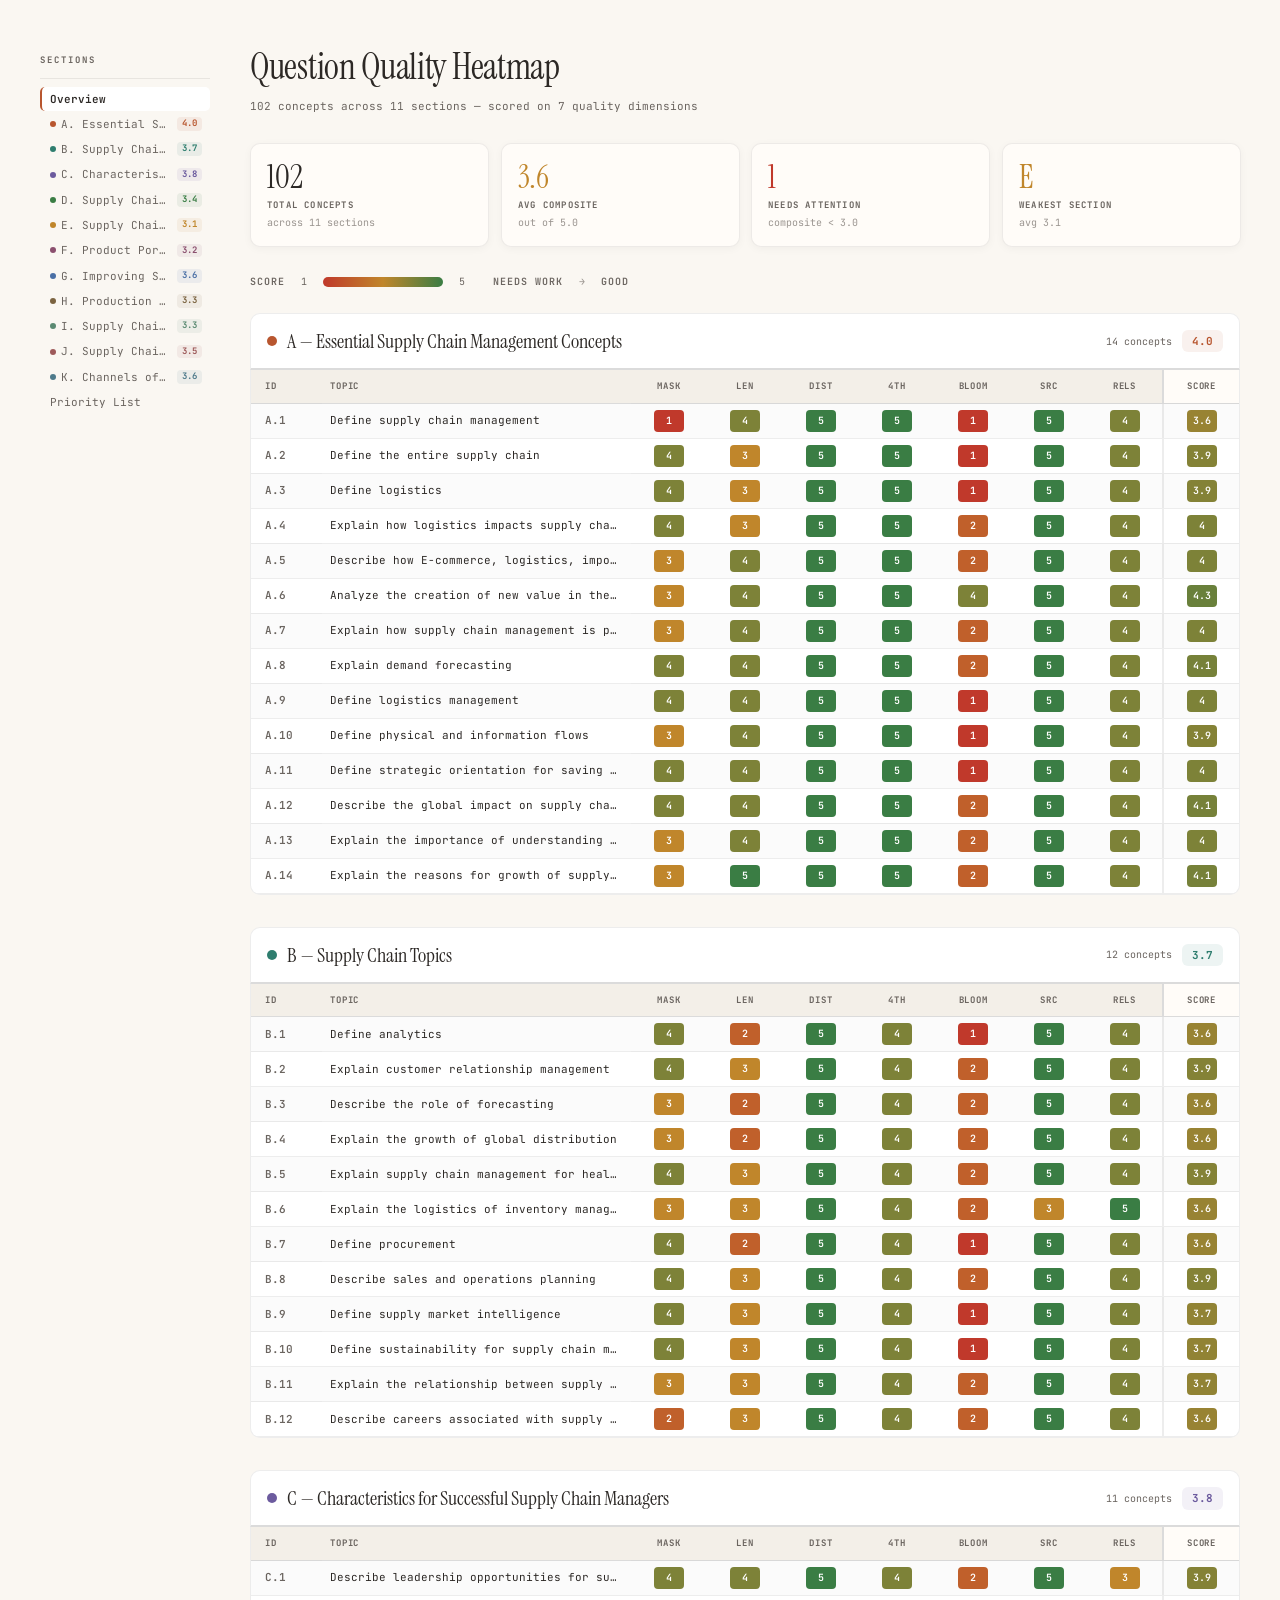
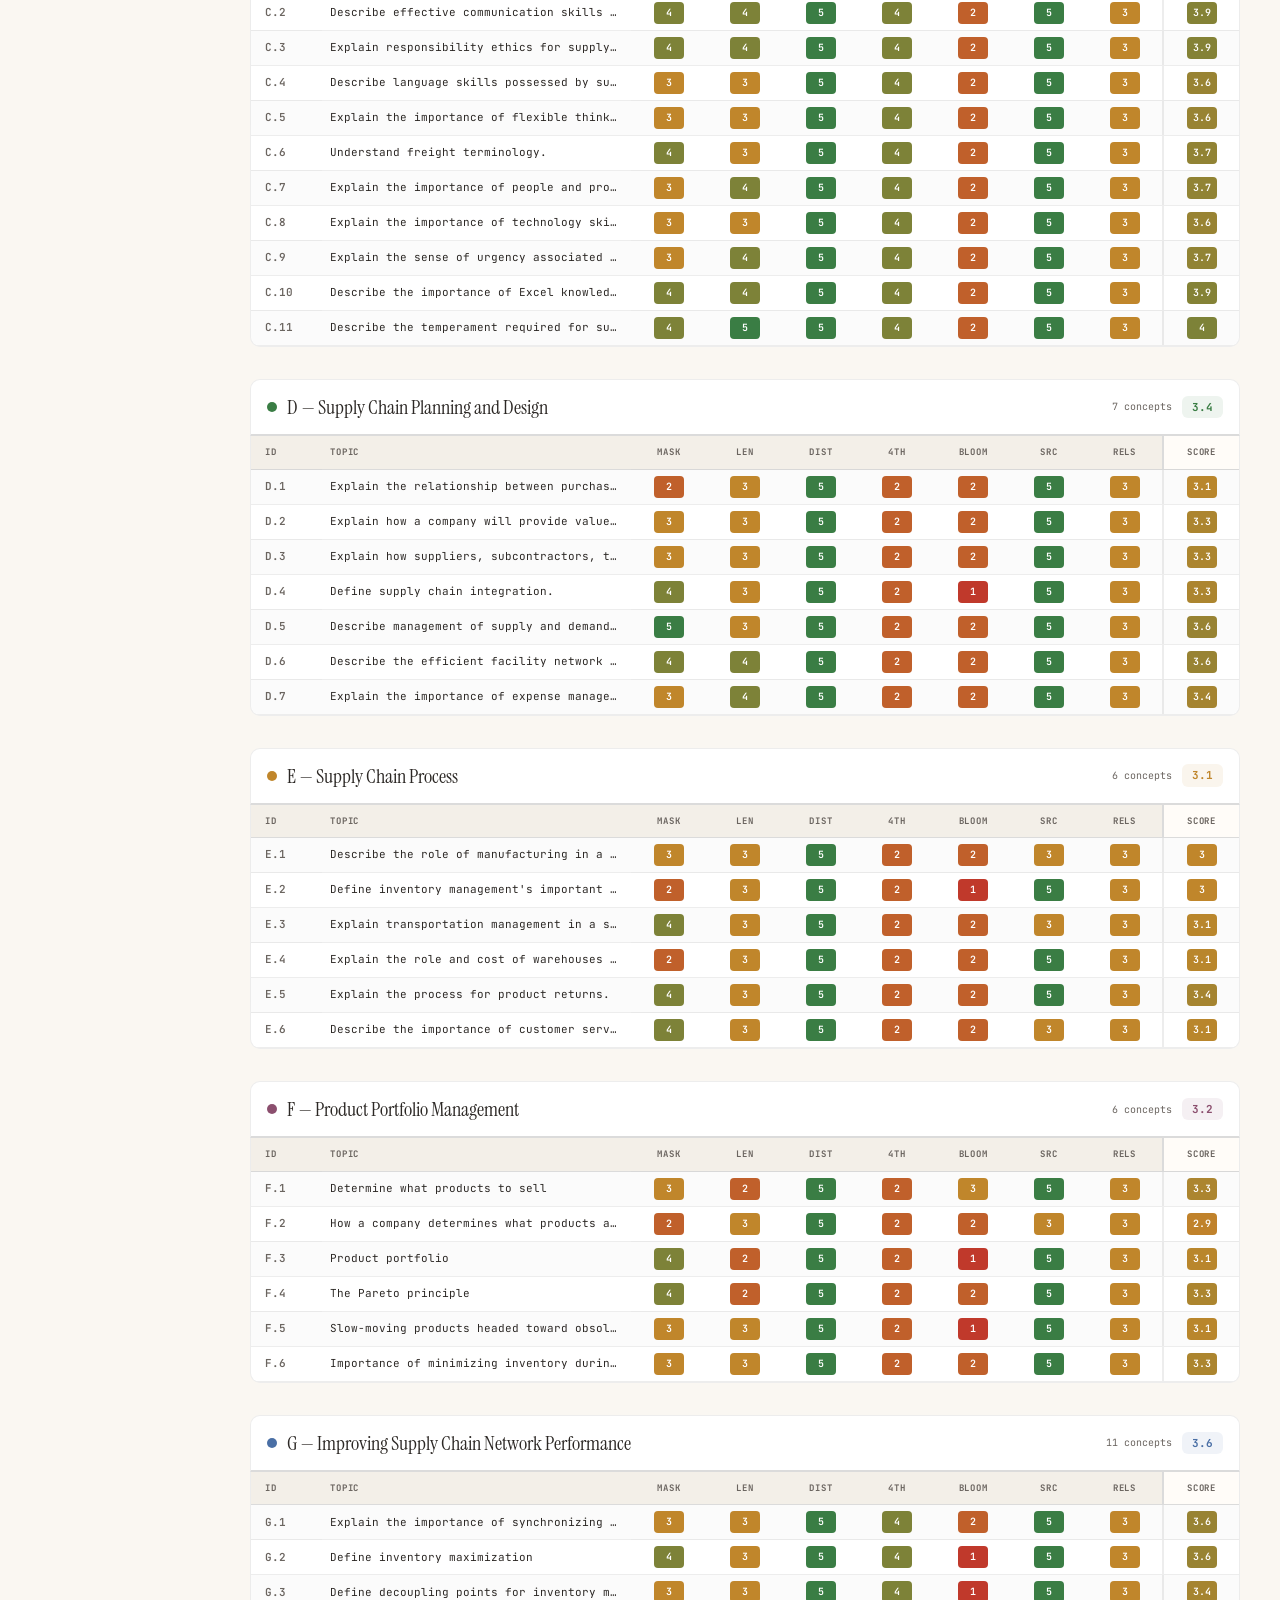
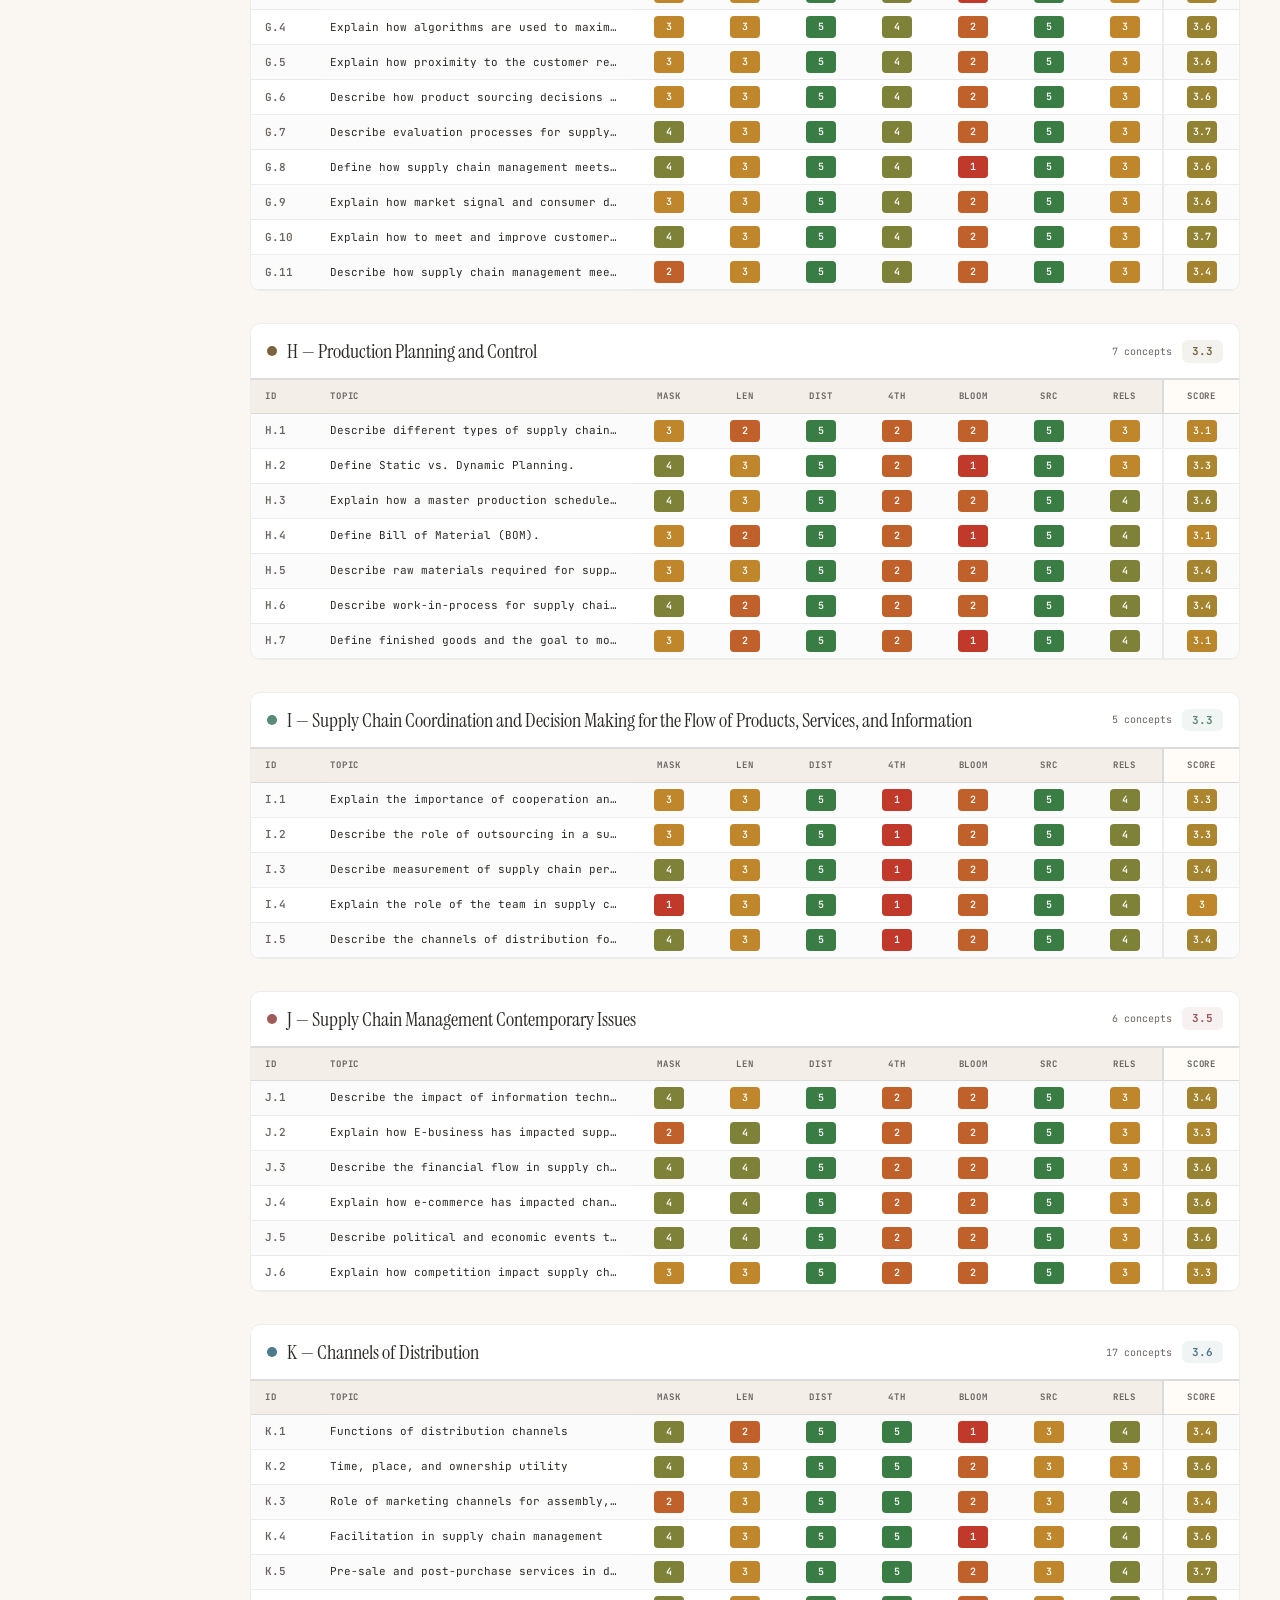
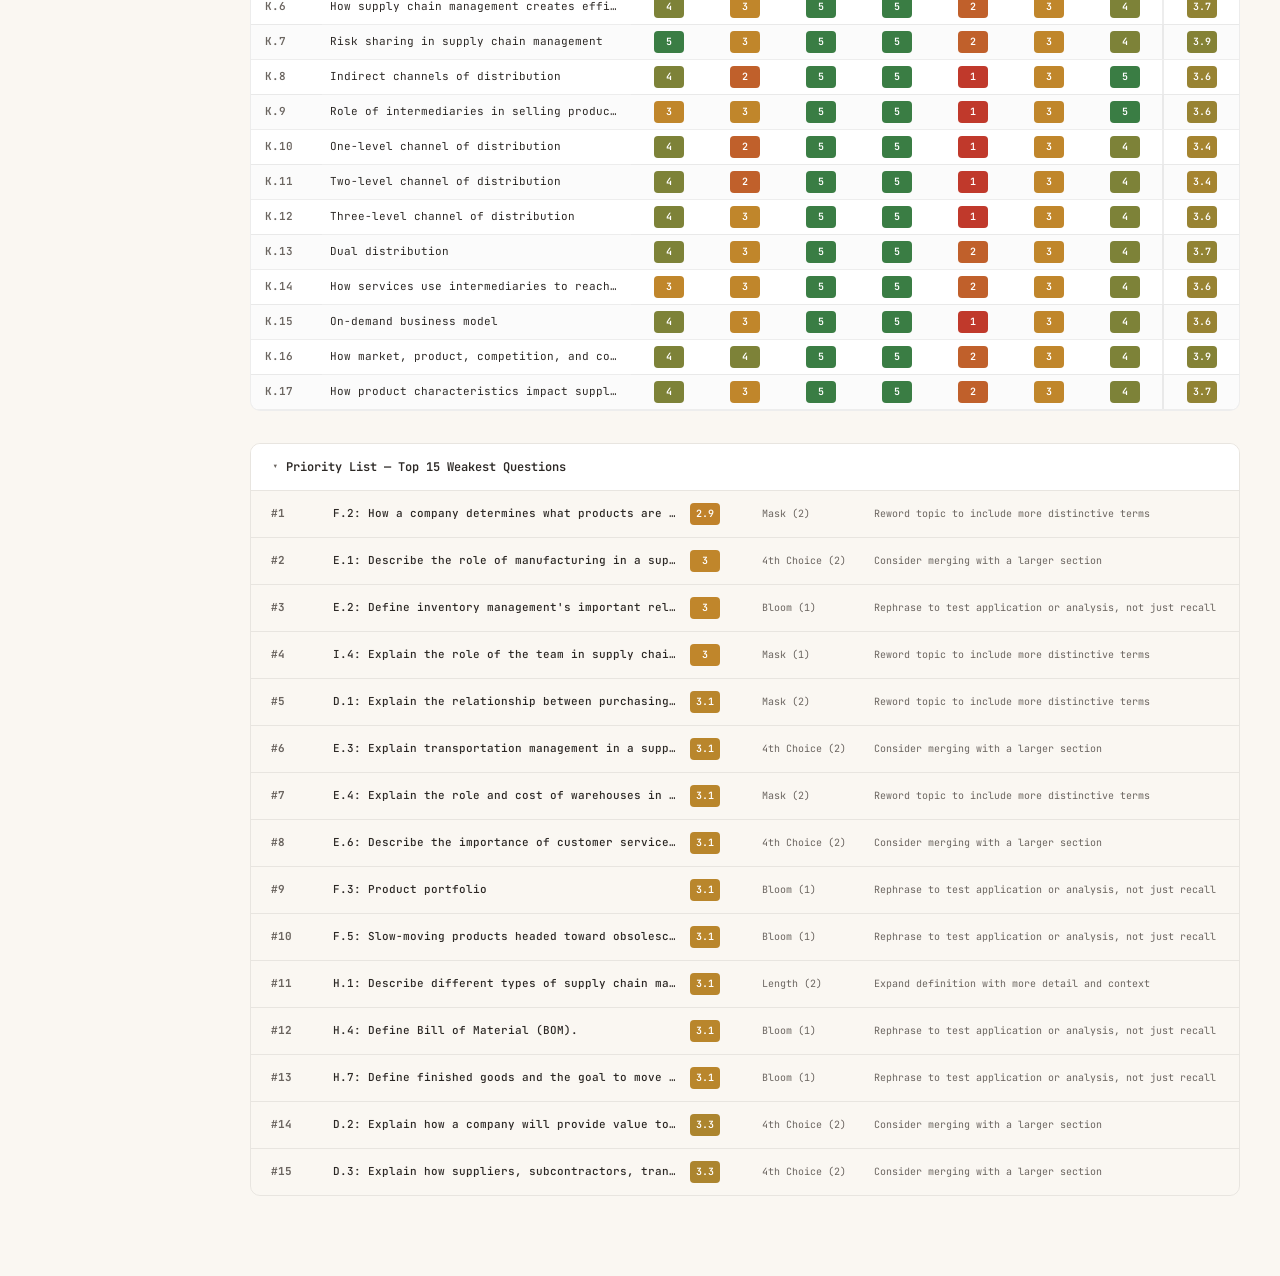
<file: scm-question-heatmap.html>
<!DOCTYPE html>
<html lang="en">
<head>
<meta charset="UTF-8">
<meta name="viewport" content="width=device-width, initial-scale=1.0">
<title>SCM Quiz — Question Quality Heatmap</title>
<link rel="preconnect" href="https://fonts.googleapis.com">
<link rel="preconnect" href="https://fonts.gstatic.com" crossorigin>
<link href="https://fonts.googleapis.com/css2?family=Instrument+Serif&family=JetBrains+Mono:wght@400;500;600;700&display=swap" rel="stylesheet">
<style>
  /* ============ THEME ============ */
  :root {
    --font-heading: 'Instrument Serif', Georgia, serif;
    --font-mono: 'JetBrains Mono', 'SF Mono', Consolas, monospace;

    --bg: #FAF7F2;
    --surface: #FFFFFF;
    --surface2: #F3EFE8;
    --surface-elevated: #FFFCF8;
    --border: rgba(0,0,0,0.07);
    --border-bright: rgba(0,0,0,0.14);
    --text: #2C2825;
    --text-dim: #6B6560;
    --text-muted: #9B9590;

    --green: #3A7D44;
    --green-dim: rgba(58,125,68,0.08);
    --amber: #C0862B;
    --amber-dim: rgba(192,134,43,0.08);
    --red: #C0392B;
    --red-dim: rgba(192,57,43,0.08);
    --accent: #B8562F;

    --section-A: #B8562F;
    --section-B: #2E7D6E;
    --section-C: #6C5B9E;
    --section-D: #3A7D44;
    --section-E: #C0862B;
    --section-F: #8B4F6E;
    --section-G: #4A6FA5;
    --section-H: #7B6340;
    --section-I: #5B8A72;
    --section-J: #9E5A5A;
    --section-K: #4E7A8B;
  }

  @media (prefers-color-scheme: dark) {
    :root {
      --bg: #1A1816;
      --surface: #242120;
      --surface2: #2E2B28;
      --surface-elevated: #332F2C;
      --border: rgba(255,255,255,0.06);
      --border-bright: rgba(255,255,255,0.12);
      --text: #E8E4DF;
      --text-dim: #B0AAA3;
      --text-muted: #7A746E;

      --green: #5EBD6B;
      --green-dim: rgba(94,189,107,0.12);
      --amber: #E5A840;
      --amber-dim: rgba(229,168,64,0.12);
      --red: #E05A4C;
      --red-dim: rgba(224,90,76,0.12);
    }
  }

  /* ============ RESET + BASE ============ */
  * { margin: 0; padding: 0; box-sizing: border-box; }

  body {
    background: var(--bg);
    color: var(--text);
    font-family: var(--font-mono);
    font-size: 12px;
    line-height: 1.5;
    padding: 40px;
    min-height: 100vh;
  }

  /* ============ ANIMATIONS ============ */
  @keyframes fadeUp {
    from { opacity: 0; transform: translateY(10px); }
    to { opacity: 1; transform: translateY(0); }
  }
  @keyframes fadeScale {
    from { opacity: 0; transform: scale(0.95); }
    to { opacity: 1; transform: scale(1); }
  }

  .animate {
    animation: fadeUp 0.35s ease-out both;
    animation-delay: calc(var(--i, 0) * 0.04s);
  }
  .animate-scale {
    animation: fadeScale 0.4s ease-out both;
    animation-delay: calc(var(--i, 0) * 0.05s);
  }

  @media (prefers-reduced-motion: reduce) {
    *, *::before, *::after {
      animation-duration: 0.01ms !important;
      animation-delay: 0ms !important;
      transition-duration: 0.01ms !important;
    }
  }

  /* ============ LAYOUT (sidebar + main) ============ */
  .wrap {
    max-width: 1400px;
    margin: 0 auto;
    display: grid;
    grid-template-columns: 170px 1fr;
    gap: 0 40px;
  }
  .main { min-width: 0; }

  /* ============ TOC (sidebar nav) ============ */
  .toc {
    position: sticky;
    top: 24px;
    align-self: start;
    padding: 14px 0;
    grid-row: 1 / -1;
    max-height: calc(100dvh - 48px);
    overflow-y: auto;
  }
  .toc::-webkit-scrollbar { width: 3px; }
  .toc::-webkit-scrollbar-thumb { background: var(--surface-elevated); border-radius: 2px; }

  .toc-title {
    font-family: var(--font-mono);
    font-size: 9px;
    font-weight: 700;
    text-transform: uppercase;
    letter-spacing: 2px;
    color: var(--text-dim);
    padding: 0 0 10px;
    margin-bottom: 8px;
    border-bottom: 1px solid var(--border);
  }

  .toc a {
    display: flex;
    align-items: center;
    justify-content: space-between;
    gap: 6px;
    font-size: 11px;
    color: var(--text-dim);
    text-decoration: none;
    padding: 5px 8px;
    border-radius: 5px;
    border-left: 2px solid transparent;
    transition: all 0.15s;
    line-height: 1.3;
    margin-bottom: 1px;
  }
  .toc a:hover { color: var(--text); background: var(--surface2); }
  .toc a.active { color: var(--text); border-left-color: var(--accent); background: var(--surface); }

  .toc-badge {
    font-size: 9px;
    font-weight: 700;
    padding: 1px 5px;
    border-radius: 4px;
    white-space: nowrap;
    flex-shrink: 0;
  }

  .toc-section-dot {
    width: 6px;
    height: 6px;
    border-radius: 50%;
    flex-shrink: 0;
  }

  /* ============ HEADER ============ */
  h1 {
    font-family: var(--font-heading);
    font-size: 36px;
    font-weight: 400;
    letter-spacing: -0.3px;
    margin-bottom: 4px;
  }

  .subtitle {
    color: var(--text-dim);
    font-family: var(--font-mono);
    font-size: 11px;
    margin-bottom: 28px;
  }

  /* ============ KPI CARDS ============ */
  .kpi-row {
    display: grid;
    grid-template-columns: repeat(auto-fit, minmax(150px, 1fr));
    gap: 12px;
    margin-bottom: 28px;
  }

  .kpi-card {
    background: var(--surface-elevated);
    border: 1px solid var(--border);
    border-radius: 10px;
    padding: 16px;
    box-shadow: 0 2px 8px rgba(0,0,0,0.04);
  }

  .kpi-card__value {
    font-family: var(--font-heading);
    font-size: 32px;
    font-weight: 400;
    line-height: 1.1;
    font-variant-numeric: tabular-nums;
  }

  .kpi-card__label {
    font-family: var(--font-mono);
    font-size: 9px;
    font-weight: 700;
    text-transform: uppercase;
    letter-spacing: 1.2px;
    color: var(--text-dim);
    margin-top: 4px;
  }
  .kpi-card__detail {
    font-size: 10px;
    color: var(--text-muted);
    margin-top: 2px;
  }

  /* ============ LEGEND ============ */
  .legend {
    display: flex;
    align-items: center;
    gap: 16px;
    margin-bottom: 24px;
    flex-wrap: wrap;
  }
  .legend-label {
    font-size: 10px;
    font-weight: 600;
    color: var(--text-dim);
    text-transform: uppercase;
    letter-spacing: 1px;
  }
  .legend-gradient {
    width: 120px;
    height: 10px;
    border-radius: 5px;
    background: linear-gradient(90deg, var(--red) 0%, var(--amber) 50%, var(--green) 100%);
  }
  .legend-endpoints {
    display: flex;
    gap: 4px;
    font-size: 10px;
    color: var(--text-dim);
  }

  /* ============ SECTION BLOCK ============ */
  .section-block {
    margin-bottom: 32px;
  }

  .sec-head {
    display: flex;
    align-items: center;
    gap: 10px;
    padding: 12px 16px;
    background: var(--surface);
    border: 1px solid var(--border);
    border-radius: 10px 10px 0 0;
    border-bottom: 2px solid var(--border-bright);
    scroll-margin-top: 20px;
  }

  .sec-dot {
    width: 10px;
    height: 10px;
    border-radius: 50%;
    flex-shrink: 0;
  }

  .sec-title {
    font-family: var(--font-heading);
    font-size: 20px;
    font-weight: 400;
    flex: 1;
    min-width: 0;
  }

  .sec-avg {
    font-size: 11px;
    font-weight: 700;
    padding: 3px 10px;
    border-radius: 6px;
    white-space: nowrap;
  }

  .sec-count {
    font-size: 10px;
    color: var(--text-dim);
    white-space: nowrap;
  }

  /* ============ HEATMAP TABLE ============ */
  .heatmap-wrap {
    background: var(--surface);
    border: 1px solid var(--border);
    border-top: none;
    border-radius: 0 0 10px 10px;
    overflow: hidden;
  }

  .heatmap-scroll {
    overflow-x: auto;
    -webkit-overflow-scrolling: touch;
  }

  .heatmap {
    width: 100%;
    border-collapse: collapse;
    font-size: 11px;
    line-height: 1.4;
  }

  .heatmap thead {
    position: sticky;
    top: 0;
    z-index: 2;
  }

  .heatmap th {
    background: var(--surface2);
    font-family: var(--font-mono);
    font-size: 9px;
    font-weight: 700;
    text-transform: uppercase;
    letter-spacing: 0.8px;
    color: var(--text-dim);
    text-align: center;
    padding: 10px 8px;
    border-bottom: 1px solid var(--border-bright);
    white-space: nowrap;
    min-width: 64px;
  }
  .heatmap th:first-child {
    text-align: left;
    min-width: 60px;
    padding-left: 14px;
  }
  .heatmap th:nth-child(2) {
    text-align: left;
    min-width: 180px;
  }
  .heatmap th:last-child {
    border-left: 2px solid var(--border-bright);
    background: var(--surface-elevated);
  }

  .heatmap td {
    padding: 6px 8px;
    border-bottom: 1px solid var(--border);
    text-align: center;
    vertical-align: middle;
    font-variant-numeric: tabular-nums;
    cursor: pointer;
    transition: background 0.1s;
  }
  .heatmap td:first-child {
    text-align: left;
    font-weight: 600;
    color: var(--text-dim);
    padding-left: 14px;
    cursor: pointer;
  }
  .heatmap td:nth-child(2) {
    text-align: left;
    max-width: 260px;
    overflow: hidden;
    text-overflow: ellipsis;
    white-space: nowrap;
    cursor: pointer;
  }
  .heatmap td:last-child {
    border-left: 2px solid var(--border);
    font-weight: 700;
  }

  .heatmap tbody tr {
    transition: background 0.1s;
  }
  .heatmap tbody tr:hover {
    background: var(--surface2) !important;
  }
  .heatmap tbody tr:nth-child(4n+1) {
    background: rgba(0,0,0,0.015);
  }
  @media (prefers-color-scheme: dark) {
    .heatmap tbody tr:nth-child(4n+1) {
      background: rgba(255,255,255,0.02);
    }
  }

  .heatmap tbody tr:last-child td {
    border-bottom: none;
  }

  /* Score cell */
  .score-cell {
    display: inline-flex;
    align-items: center;
    justify-content: center;
    width: 30px;
    height: 22px;
    border-radius: 4px;
    font-size: 10px;
    font-weight: 600;
    color: #fff;
  }

  /* ============ EXPANDED ROW ============ */
  .expanded-row {
    display: none;
  }
  .expanded-row.open {
    display: table-row;
  }
  .expanded-row td {
    padding: 16px 20px;
    background: var(--surface-elevated) !important;
    border-bottom: 2px solid var(--border-bright);
    cursor: default;
  }

  .detail-grid {
    display: grid;
    grid-template-columns: 1fr 1fr;
    gap: 12px 24px;
  }

  .detail-block {
    min-width: 0;
  }
  .detail-block__title {
    font-size: 9px;
    font-weight: 700;
    text-transform: uppercase;
    letter-spacing: 1px;
    color: var(--text-dim);
    margin-bottom: 4px;
  }
  .detail-block__content {
    font-size: 11px;
    line-height: 1.5;
    color: var(--text);
    overflow-wrap: break-word;
  }

  .issue-tag {
    display: inline-block;
    font-size: 9px;
    font-weight: 600;
    padding: 2px 6px;
    border-radius: 3px;
    margin: 2px 2px 2px 0;
  }
  .issue-tag--red { background: var(--red-dim); color: var(--red); }
  .issue-tag--amber { background: var(--amber-dim); color: var(--amber); }
  .issue-tag--green { background: var(--green-dim); color: var(--green); }

  .key-term {
    font-size: 10px;
    background: var(--surface2);
    padding: 1px 4px;
    border-radius: 3px;
    margin-right: 3px;
    display: inline-block;
    margin-bottom: 2px;
  }

  /* ============ PRIORITY LIST ============ */
  details.priority-list {
    border: 1px solid var(--border);
    border-radius: 10px;
    overflow: hidden;
    margin-bottom: 40px;
  }

  details.priority-list summary {
    padding: 14px 20px;
    background: var(--surface);
    font-family: var(--font-mono);
    font-size: 12px;
    font-weight: 600;
    cursor: pointer;
    list-style: none;
    display: flex;
    align-items: center;
    gap: 8px;
    color: var(--text);
    transition: background 0.15s;
  }
  details.priority-list summary:hover {
    background: var(--surface-elevated);
  }
  details.priority-list summary::-webkit-details-marker { display: none; }
  details.priority-list summary::before {
    content: '\25B8';
    font-size: 11px;
    color: var(--text-dim);
    transition: transform 0.15s ease;
  }
  details.priority-list[open] summary::before {
    transform: rotate(90deg);
  }

  .priority-items {
    border-top: 1px solid var(--border);
  }

  .priority-item {
    display: grid;
    grid-template-columns: 50px 1fr 60px 100px 1fr;
    gap: 12px;
    padding: 12px 20px;
    border-bottom: 1px solid var(--border);
    align-items: center;
    font-size: 11px;
  }
  .priority-item:last-child { border-bottom: none; }

  .priority-rank {
    font-weight: 700;
    color: var(--text-dim);
  }
  .priority-topic {
    font-weight: 500;
    overflow: hidden;
    text-overflow: ellipsis;
    white-space: nowrap;
    min-width: 0;
  }
  .priority-worst {
    font-size: 10px;
    color: var(--text-dim);
  }
  .priority-rec {
    font-size: 10px;
    color: var(--text-dim);
    min-width: 0;
  }

  /* ============ LOADING ============ */
  .loading {
    text-align: center;
    padding: 60px 20px;
    color: var(--text-dim);
    font-size: 13px;
  }
  .loading-spinner {
    display: inline-block;
    width: 20px;
    height: 20px;
    border: 2px solid var(--border);
    border-top-color: var(--accent);
    border-radius: 50%;
    animation: spin 0.8s linear infinite;
    margin-bottom: 12px;
  }
  @keyframes spin { to { transform: rotate(360deg); } }

  /* ============ RESPONSIVE ============ */
  @media (max-width: 1000px) {
    .wrap { grid-template-columns: 1fr; padding-top: 0; }
    body { padding: 16px; padding-top: 0; }

    .toc {
      position: sticky;
      top: 0;
      z-index: 200;
      max-height: none;
      display: flex;
      gap: 4px;
      align-items: center;
      overflow-x: auto;
      -webkit-overflow-scrolling: touch;
      background: var(--bg);
      border-bottom: 1px solid var(--border);
      padding: 10px 0;
      margin: 0 -16px;
      padding-left: 16px;
      padding-right: 16px;
      grid-row: auto;
    }
    .toc::-webkit-scrollbar { display: none; }
    .toc-title { display: none; }

    .toc a {
      white-space: nowrap;
      flex-shrink: 0;
      border-left: none;
      border-bottom: 2px solid transparent;
      border-radius: 4px 4px 0 0;
      padding: 6px 10px;
      font-size: 10px;
    }
    .toc a.active {
      border-left: none;
      border-bottom-color: var(--accent);
      background: var(--surface);
    }

    .main { padding-top: 20px; }
    .sec-head { scroll-margin-top: 52px; }

    h1 { font-size: 26px; }
    .kpi-row { grid-template-columns: repeat(2, 1fr); }
    .kpi-card__value { font-size: 24px; }

    .detail-grid { grid-template-columns: 1fr; }
    .priority-item {
      grid-template-columns: 40px 1fr 50px;
      gap: 8px;
    }
    .priority-item > :nth-child(4),
    .priority-item > :nth-child(5) { display: none; }
  }
</style>
</head>
<body>

<div class="wrap">
  <nav class="toc" id="toc">
    <div class="toc-title">Sections</div>
  </nav>

  <div class="main" id="main">
    <h1 class="animate" style="--i:0">Question Quality Heatmap</h1>
    <p class="subtitle animate" style="--i:1">102 concepts across 11 sections &mdash; scored on 7 quality dimensions</p>

    <div id="kpi-row" class="kpi-row animate" style="--i:2"></div>

    <div class="legend animate" style="--i:3">
      <span class="legend-label">Score</span>
      <div class="legend-endpoints">1</div>
      <div class="legend-gradient"></div>
      <div class="legend-endpoints">5</div>
      <span class="legend-label" style="margin-left:12px">Needs work</span>
      <span style="color:var(--text-muted);font-size:10px">&rarr;</span>
      <span class="legend-label">Good</span>
    </div>

    <div id="sections-container">
      <div class="loading">
        <div class="loading-spinner"></div>
        <div>Loading quiz data&hellip;</div>
      </div>
    </div>

    <div id="priority-container"></div>
  </div>
</div>

<script>
(function() {
  'use strict';

  // ─── Constants ───
  var SECTIONS = ['A','B','C','D','E','F','G','H','I','J','K'];
  var SECTION_COLORS = {
    A:'#B8562F', B:'#2E7D6E', C:'#6C5B9E', D:'#3A7D44', E:'#C0862B',
    F:'#8B4F6E', G:'#4A6FA5', H:'#7B6340', I:'#5B8A72', J:'#9E5A5A', K:'#4E7A8B'
  };
  var BLOOM_SCORES = {
    remember:1, understand:2, apply:3, analyze:4, evaluate:5, create:5
  };
  var STOP_WORDS = new Set([
    'supply','chain','management','the','a','an','of','in','and',
    'to','for','is','how','what','define','explain','describe',
    'identify','analyze','determine','list','understand',
  ]);

  // ─── Color helpers ───
  function scoreColor(score) {
    var t = (score - 1) / 4;
    if (t <= 0.5) {
      var u = t * 2;
      return lerpColor([192,57,43], [192,134,43], u);
    }
    var u2 = (t - 0.5) * 2;
    return lerpColor([192,134,43], [58,125,68], u2);
  }

  function lerpColor(a, b, t) {
    return 'rgb(' +
      Math.round(a[0]+(b[0]-a[0])*t) + ',' +
      Math.round(a[1]+(b[1]-a[1])*t) + ',' +
      Math.round(a[2]+(b[2]-a[2])*t) + ')';
  }

  function scoreClass(score) {
    if (score >= 4) return 'color:var(--green)';
    if (score >= 3) return 'color:var(--amber)';
    return 'color:var(--red)';
  }

  // ─── Escaping for safe DOM insertion ───
  function esc(str) {
    var d = document.createElement('div');
    d.textContent = str;
    return d.innerHTML;
  }

  // ─── maskDefinition (exact replica from quiz-engine.js) ───
  function maskDefinition(definition, topic) {
    var topicWords = topic
      .replace(/[^a-zA-Z\s-]/g, '')
      .split(/\s+/)
      .filter(function(w) { return w.length >= 3 && !STOP_WORDS.has(w.toLowerCase()); });

    if (topicWords.length === 0) return { masked: definition, maskedCount: 0, totalWords: 0 };

    var masked = definition;
    var maskedCount = 0;
    for (var i = 0; i < topicWords.length; i++) {
      var word = topicWords[i];
      var regex = new RegExp('\\b(' + word.replace(/[.*+?^${}()|[\]\\]/g, '\\$&') + ')\\b', 'gi');
      var matches = definition.match(regex);
      if (matches) maskedCount += matches.length;
      masked = masked.replace(regex, '______');
    }
    masked = masked.replace(/(______\s*){2,}/g, '______ ');

    return { masked: masked, maskedCount: maskedCount, totalWords: topicWords.length };
  }

  // ─── Scoring functions ───
  function scoreMask(concept) {
    var topicWords = concept.topic
      .replace(/[^a-zA-Z\s-]/g, '')
      .split(/\s+/)
      .filter(function(w) { return w.length >= 3 && !STOP_WORDS.has(w.toLowerCase()); });
    if (topicWords.length === 0) return 1;
    var result = maskDefinition(concept.definition, concept.topic);
    if (result.maskedCount === 0) return 1;
    var ratio = result.maskedCount / topicWords.length;
    if (ratio >= 2) return 5;
    if (ratio >= 1) return 4;
    if (ratio >= 0.5) return 3;
    return 2;
  }

  function scoreLength(concept) {
    var len = concept.definition.length;
    if (len >= 350) return 5;
    if (len >= 280) return 4;
    if (len >= 200) return 3;
    if (len >= 140) return 2;
    return 1;
  }

  function scoreDistractors(concept, allConcepts) {
    var ids = concept.quiz.distractor_ids;
    if (!ids || ids.length < 2) return 1;
    var score = 0;
    for (var i = 0; i < ids.length; i++) {
      var d = allConcepts.get(ids[i]);
      if (!d) { score += 1; continue; }
      if (d.section === concept.section) score += 2.5;
      else score += 1.5;
    }
    return Math.min(5, Math.round(score));
  }

  function scoreFourthChoice(sectionSize) {
    if (sectionSize >= 14) return 5;
    if (sectionSize >= 11) return 4;
    if (sectionSize >= 8) return 3;
    if (sectionSize >= 6) return 2;
    return 1;
  }

  function scoreBloom(concept) {
    return BLOOM_SCORES[concept.quiz.bloom_level] || 1;
  }

  function scoreSources(concept) {
    var count = (concept.sources || []).length;
    if (count >= 3) return 5;
    if (count === 2) return 3;
    return 1;
  }

  function scoreRelationships(concept) {
    var count = (concept.relationships || []).length;
    if (count >= 4) return 5;
    if (count === 3) return 4;
    if (count === 2) return 3;
    if (count === 1) return 2;
    return 1;
  }

  function computeScores(concept, allConcepts, sectionSize) {
    var mask = scoreMask(concept);
    var length = scoreLength(concept);
    var distractor = scoreDistractors(concept, allConcepts);
    var fourthChoice = scoreFourthChoice(sectionSize);
    var bloom = scoreBloom(concept);
    var sources = scoreSources(concept);
    var rels = scoreRelationships(concept);
    var composite = +((mask + length + distractor + fourthChoice + bloom + sources + rels) / 7).toFixed(1);
    return { mask:mask, length:length, distractor:distractor, fourthChoice:fourthChoice, bloom:bloom, sources:sources, rels:rels, composite:composite };
  }

  // ─── Issue detection ───
  function getIssues(scores) {
    var issues = [];
    if (scores.mask <= 2) issues.push({ text: 'Weak masking \u2014 answer visible in definition', type: 'red' });
    if (scores.length <= 2) issues.push({ text: 'Definition too short', type: 'amber' });
    if (scores.distractor <= 2) issues.push({ text: 'Distractors not plausible enough', type: 'amber' });
    if (scores.fourthChoice <= 2) issues.push({ text: 'Small section \u2014 random 4th choice too easy', type: 'amber' });
    if (scores.bloom <= 1) issues.push({ text: 'Only tests recall, not understanding', type: 'amber' });
    if (scores.sources <= 1) issues.push({ text: 'Only 1 source cited', type: 'amber' });
    if (scores.rels <= 1) issues.push({ text: 'Isolated \u2014 no relationships defined', type: 'red' });
    return issues;
  }

  function getRecommendation(scores) {
    var dims = [
      { name: 'Mask', score: scores.mask },
      { name: 'Length', score: scores.length },
      { name: 'Distractors', score: scores.distractor },
      { name: '4th Choice', score: scores.fourthChoice },
      { name: 'Bloom', score: scores.bloom },
      { name: 'Sources', score: scores.sources },
      { name: 'Relationships', score: scores.rels },
    ];
    dims.sort(function(a,b) { return a.score - b.score; });
    var worst = dims[0];
    var recs = {
      Mask: 'Reword topic to include more distinctive terms',
      Length: 'Expand definition with more detail and context',
      Distractors: 'Choose distractors from same section or related topics',
      '4th Choice': 'Consider merging with a larger section',
      Bloom: 'Rephrase to test application or analysis, not just recall',
      Sources: 'Add more authoritative sources',
      Relationships: 'Link to related concepts in the knowledge graph',
    };
    return { worstDim: worst.name, worstScore: worst.score, rec: recs[worst.name] };
  }

  // ─── Data loading ───
  function loadSection(id) {
    var paths = ['data/' + id + '.json', './data/' + id + '.json', '/data/' + id + '.json'];
    function tryPath(idx) {
      if (idx >= paths.length) return Promise.reject(new Error('Failed to load section ' + id));
      return fetch(paths[idx]).then(function(resp) {
        if (resp.ok) return resp.json();
        return tryPath(idx + 1);
      }).catch(function() { return tryPath(idx + 1); });
    }
    return tryPath(0);
  }

  function loadAllData() {
    return Promise.all(SECTIONS.map(function(id) { return loadSection(id); }))
      .then(function(results) {
        var allConcepts = new Map();
        var sections = [];
        for (var i = 0; i < results.length; i++) {
          var data = results[i];
          var sid = data.section_id;
          var concepts = data.concepts.map(function(c) {
            return Object.assign({}, c, { section: sid, sectionTitle: data.section_title });
          });
          sections.push({ id: sid, title: data.section_title, concepts: concepts });
          for (var j = 0; j < concepts.length; j++) {
            allConcepts.set(concepts[j].id, concepts[j]);
          }
        }
        return { sections: sections, allConcepts: allConcepts };
      });
  }

  // ─── DOM building helpers ───
  function el(tag, attrs, children) {
    var e = document.createElement(tag);
    if (attrs) {
      for (var k in attrs) {
        if (k === 'className') e.className = attrs[k];
        else if (k === 'textContent') e.textContent = attrs[k];
        else if (k.startsWith('on')) e[k] = attrs[k];
        else e.setAttribute(k, attrs[k]);
      }
    }
    if (children) {
      if (typeof children === 'string') e.textContent = children;
      else if (Array.isArray(children)) {
        for (var i = 0; i < children.length; i++) {
          if (children[i]) e.appendChild(typeof children[i] === 'string' ? document.createTextNode(children[i]) : children[i]);
        }
      }
    }
    return e;
  }

  function scoreCell(score) {
    var td = el('td');
    var span = el('span', { className: 'score-cell', style: 'background:' + scoreColor(score) }, String(score));
    td.appendChild(span);
    return td;
  }

  // ─── Render KPIs ───
  function renderKPIs(allScored) {
    var container = document.getElementById('kpi-row');
    var total = allScored.length;
    var avgComposite = (allScored.reduce(function(s,c) { return s + c.scores.composite; }, 0) / total).toFixed(1);
    var needsAttention = allScored.filter(function(c) { return c.scores.composite < 3.0; }).length;

    var sectionAvgs = {};
    for (var i = 0; i < allScored.length; i++) {
      var c = allScored[i];
      if (!sectionAvgs[c.section]) sectionAvgs[c.section] = [];
      sectionAvgs[c.section].push(c.scores.composite);
    }
    var worstSection = '', worstAvg = 6;
    for (var sid in sectionAvgs) {
      var scores = sectionAvgs[sid];
      var avg = scores.reduce(function(a,b) { return a+b; }, 0) / scores.length;
      if (avg < worstAvg) { worstAvg = avg; worstSection = sid; }
    }

    function makeCard(value, color, label, detail, idx) {
      var card = el('div', { className: 'kpi-card animate-scale', style: '--i:' + idx });
      var val = el('div', { className: 'kpi-card__value', style: color });
      val.textContent = value;
      card.appendChild(val);
      card.appendChild(el('div', { className: 'kpi-card__label', textContent: label }));
      card.appendChild(el('div', { className: 'kpi-card__detail', textContent: detail }));
      return card;
    }

    container.appendChild(makeCard(String(total), '', 'Total Concepts', 'across ' + SECTIONS.length + ' sections', 2));
    container.appendChild(makeCard(avgComposite, scoreClass(+avgComposite), 'Avg Composite', 'out of 5.0', 3));
    container.appendChild(makeCard(String(needsAttention), 'color:var(--red)', 'Needs Attention', 'composite < 3.0', 4));
    container.appendChild(makeCard(worstSection, 'color:' + SECTION_COLORS[worstSection], 'Weakest Section', 'avg ' + worstAvg.toFixed(1), 5));
  }

  // ─── Render TOC ───
  function renderTOC(sections, sectionAvgs) {
    var toc = document.getElementById('toc');
    while (toc.firstChild) toc.removeChild(toc.firstChild);

    var title = el('div', { className: 'toc-title', textContent: 'Sections' });
    toc.appendChild(title);

    var overviewLink = el('a', { href: '#top', className: 'active', style: 'font-weight:600', textContent: 'Overview' });
    toc.appendChild(overviewLink);

    for (var i = 0; i < sections.length; i++) {
      var s = sections[i];
      var avg = sectionAvgs[s.id].toFixed(1);
      var color = SECTION_COLORS[s.id];

      var link = el('a', { href: '#sec-' + s.id });

      var labelWrap = el('span', { style: 'display:flex;align-items:center;gap:5px;min-width:0' });
      var dot = el('span', { className: 'toc-section-dot', style: 'background:' + color });
      var labelText = el('span', { style: 'overflow:hidden;text-overflow:ellipsis;white-space:nowrap' });
      labelText.textContent = s.id + '. ' + s.title;
      labelWrap.appendChild(dot);
      labelWrap.appendChild(labelText);
      link.appendChild(labelWrap);

      var badge = el('span', { className: 'toc-badge', style: 'background:' + color + '15;color:' + color });
      badge.textContent = avg;
      link.appendChild(badge);

      toc.appendChild(link);
    }

    var priorityLink = el('a', { href: '#priority', textContent: 'Priority List' });
    toc.appendChild(priorityLink);
  }

  // ─── Toggle expanded rows ───
  function toggleRow(id) {
    var row = document.getElementById(id);
    if (row) row.classList.toggle('open');
  }

  // ─── Render all sections ───
  function renderSections(sections, allConcepts) {
    var container = document.getElementById('sections-container');
    var allScored = [];
    var sectionAvgs = {};

    // Compute all scores first
    for (var i = 0; i < sections.length; i++) {
      var s = sections[i];
      var sectionSize = s.concepts.length;
      for (var j = 0; j < s.concepts.length; j++) {
        var c = s.concepts[j];
        c.scores = computeScores(c, allConcepts, sectionSize);
        allScored.push(c);
      }
      var avg = s.concepts.reduce(function(sum, c) { return sum + c.scores.composite; }, 0) / s.concepts.length;
      sectionAvgs[s.id] = avg;
    }

    renderKPIs(allScored);
    renderTOC(sections, sectionAvgs);

    // Clear loading state
    while (container.firstChild) container.removeChild(container.firstChild);

    var animIdx = 6;

    for (var si = 0; si < sections.length; si++) {
      var sec = sections[si];
      var color = SECTION_COLORS[sec.id];
      var secAvg = sectionAvgs[sec.id].toFixed(1);

      var block = el('div', { className: 'section-block animate', style: '--i:' + (animIdx++) });

      // Section header
      var head = el('div', { className: 'sec-head', id: 'sec-' + sec.id });
      head.appendChild(el('span', { className: 'sec-dot', style: 'background:' + color }));
      var titleEl = el('span', { className: 'sec-title' });
      titleEl.textContent = sec.id + ' \u2014 ' + sec.title;
      head.appendChild(titleEl);
      head.appendChild(el('span', { className: 'sec-count', textContent: sec.concepts.length + ' concepts' }));
      var avgBadge = el('span', { className: 'sec-avg', style: 'background:' + color + '15;color:' + color });
      avgBadge.textContent = secAvg;
      head.appendChild(avgBadge);
      block.appendChild(head);

      // Table
      var wrap = el('div', { className: 'heatmap-wrap' });
      var scroll = el('div', { className: 'heatmap-scroll' });
      var table = el('table', { className: 'heatmap' });

      // Thead
      var thead = el('thead');
      var headerRow = el('tr');
      var headers = ['ID', 'Topic', 'Mask', 'Len', 'Dist', '4th', 'Bloom', 'Src', 'Rels', 'Score'];
      var titles = ['', '', 'Mask Effectiveness', 'Definition Length', 'Distractor Quality', '4th Choice Risk', 'Bloom Depth', 'Source Coverage', 'Relationship Density', 'Composite Score'];
      for (var hi = 0; hi < headers.length; hi++) {
        var th = el('th', { textContent: headers[hi] });
        if (titles[hi]) th.title = titles[hi];
        headerRow.appendChild(th);
      }
      thead.appendChild(headerRow);
      table.appendChild(thead);

      // Tbody
      var tbody = el('tbody');
      for (var ci = 0; ci < sec.concepts.length; ci++) {
        var concept = sec.concepts[ci];
        var sc = concept.scores;
        var rowId = 'row-' + concept.id.replace('.', '-');

        // Data row
        var tr = el('tr', { style: 'cursor:pointer' });
        (function(rid) {
          tr.onclick = function() { toggleRow(rid); };
        })(rowId);

        var idTd = el('td');
        idTd.textContent = concept.id;
        tr.appendChild(idTd);

        var topicTd = el('td', { title: concept.topic });
        topicTd.textContent = concept.topic;
        tr.appendChild(topicTd);

        tr.appendChild(scoreCell(sc.mask));
        tr.appendChild(scoreCell(sc.length));
        tr.appendChild(scoreCell(sc.distractor));
        tr.appendChild(scoreCell(sc.fourthChoice));
        tr.appendChild(scoreCell(sc.bloom));
        tr.appendChild(scoreCell(sc.sources));
        tr.appendChild(scoreCell(sc.rels));
        tr.appendChild(scoreCell(sc.composite));

        tbody.appendChild(tr);

        // Expanded detail row
        var detailTr = el('tr', { className: 'expanded-row', id: rowId });
        var detailTd = el('td', { colSpan: '10' });

        var grid = el('div', { className: 'detail-grid' });

        // Masked definition
        var maskBlock = el('div', { className: 'detail-block' });
        maskBlock.appendChild(el('div', { className: 'detail-block__title', textContent: 'Masked Definition' }));
        var maskContent = el('div', { className: 'detail-block__content' });
        var maskResult = maskDefinition(concept.definition, concept.topic);
        maskContent.textContent = maskResult.masked;
        maskBlock.appendChild(maskContent);
        grid.appendChild(maskBlock);

        // Issues
        var issueBlock = el('div', { className: 'detail-block' });
        issueBlock.appendChild(el('div', { className: 'detail-block__title', textContent: 'Issues' }));
        var issueContent = el('div', { className: 'detail-block__content' });
        var issues = getIssues(sc);
        if (issues.length === 0) {
          issueContent.appendChild(el('span', { className: 'issue-tag issue-tag--green', textContent: 'No major issues' }));
        } else {
          for (var ii = 0; ii < issues.length; ii++) {
            issueContent.appendChild(el('span', { className: 'issue-tag issue-tag--' + issues[ii].type, textContent: issues[ii].text }));
            issueContent.appendChild(document.createTextNode(' '));
          }
        }
        issueBlock.appendChild(issueContent);
        grid.appendChild(issueBlock);

        // Distractors
        var distBlock = el('div', { className: 'detail-block' });
        distBlock.appendChild(el('div', { className: 'detail-block__title', textContent: 'Distractors' }));
        var distContent = el('div', { className: 'detail-block__content' });
        var dids = concept.quiz.distractor_ids || [];
        for (var di = 0; di < dids.length; di++) {
          var dConcept = allConcepts.get(dids[di]);
          var dText = dids[di] + ': ' + (dConcept ? dConcept.topic : '(not found)');
          distContent.appendChild(el('div', { textContent: dText }));
        }
        distBlock.appendChild(distContent);
        grid.appendChild(distBlock);

        // Key terms + meta
        var metaBlock = el('div', { className: 'detail-block' });
        metaBlock.appendChild(el('div', { className: 'detail-block__title', textContent: 'Key Terms & Meta' }));
        var metaContent = el('div', { className: 'detail-block__content' });

        var metaLine1 = el('div');
        metaLine1.textContent = 'Bloom: ' + concept.quiz.bloom_level + ' \u00B7 Difficulty: ' + concept.quiz.difficulty;
        metaContent.appendChild(metaLine1);

        var metaLine2 = el('div');
        metaLine2.textContent = 'Sources: ' + (concept.sources||[]).length + ' \u00B7 Relationships: ' + (concept.relationships||[]).length;
        metaContent.appendChild(metaLine2);

        var termsWrap = el('div', { style: 'margin-top:4px' });
        var terms = concept.key_terms || [];
        for (var ti = 0; ti < terms.length; ti++) {
          termsWrap.appendChild(el('code', { className: 'key-term', textContent: terms[ti] }));
        }
        metaContent.appendChild(termsWrap);
        metaBlock.appendChild(metaContent);
        grid.appendChild(metaBlock);

        detailTd.appendChild(grid);
        detailTr.appendChild(detailTd);
        tbody.appendChild(detailTr);
      }

      table.appendChild(tbody);
      scroll.appendChild(table);
      wrap.appendChild(scroll);
      block.appendChild(wrap);
      container.appendChild(block);
    }

    // ─── Priority List ───
    var sorted = allScored.slice().sort(function(a,b) { return a.scores.composite - b.scores.composite; });
    var top15 = sorted.slice(0, 15);

    var details = el('details', { className: 'priority-list animate', style: '--i:' + (animIdx++), id: 'priority', open: '' });
    var summary = el('summary');
    summary.textContent = 'Priority List \u2014 Top ' + top15.length + ' Weakest Questions';
    details.appendChild(summary);

    var itemsContainer = el('div', { className: 'priority-items' });
    for (var pi = 0; pi < top15.length; pi++) {
      var pc = top15[pi];
      var rec = getRecommendation(pc.scores);

      var item = el('div', { className: 'priority-item' });
      item.appendChild(el('span', { className: 'priority-rank', textContent: '#' + (pi+1) }));
      var topicSpan = el('span', { className: 'priority-topic', title: pc.topic });
      topicSpan.textContent = pc.id + ': ' + pc.topic;
      item.appendChild(topicSpan);

      var scoreSpan = el('span');
      var scoreBadge = el('span', { className: 'score-cell', style: 'background:' + scoreColor(pc.scores.composite) });
      scoreBadge.textContent = pc.scores.composite;
      scoreSpan.appendChild(scoreBadge);
      item.appendChild(scoreSpan);

      item.appendChild(el('span', { className: 'priority-worst', textContent: rec.worstDim + ' (' + rec.worstScore + ')' }));
      item.appendChild(el('span', { className: 'priority-rec', textContent: rec.rec }));

      itemsContainer.appendChild(item);
    }
    details.appendChild(itemsContainer);
    document.getElementById('priority-container').appendChild(details);
  }

  // ─── Scroll Spy ───
  function initScrollSpy() {
    var toc = document.getElementById('toc');
    var links = toc.querySelectorAll('a');
    var sectionEls = [];

    links.forEach(function(link) {
      var id = link.getAttribute('href').slice(1);
      var elRef = document.getElementById(id);
      if (elRef) sectionEls.push({ id: id, el: elRef, link: link });
    });

    var observer = new IntersectionObserver(function(entries) {
      entries.forEach(function(entry) {
        if (entry.isIntersecting) {
          links.forEach(function(l) { l.classList.remove('active'); });
          var match = sectionEls.find(function(s) { return s.el === entry.target; });
          if (match) {
            match.link.classList.add('active');
            if (window.innerWidth <= 1000) {
              match.link.scrollIntoView({ behavior:'smooth', block:'nearest', inline:'center' });
            }
          }
        }
      });
    }, { rootMargin: '-10% 0px -80% 0px' });

    sectionEls.forEach(function(s) { observer.observe(s.el); });

    links.forEach(function(link) {
      link.addEventListener('click', function(e) {
        e.preventDefault();
        var id = link.getAttribute('href').slice(1);
        var target = document.getElementById(id);
        if (target) {
          target.scrollIntoView({ behavior:'smooth', block:'start' });
          history.replaceState(null, '', '#' + id);
        }
      });
    });
  }

  // ─── Init ───
  loadAllData()
    .then(function(result) {
      renderSections(result.sections, result.allConcepts);
      requestAnimationFrame(function() {
        var h1 = document.querySelector('h1');
        if (h1) h1.id = 'top';
        initScrollSpy();
      });
    })
    .catch(function(err) {
      var container = document.getElementById('sections-container');
      while (container.firstChild) container.removeChild(container.firstChild);
      var errDiv = el('div', { className: 'loading', style: 'color:var(--red)' });
      errDiv.appendChild(document.createTextNode('Failed to load data: ' + err.message));
      errDiv.appendChild(el('br'));
      var hint = el('small', { style: 'color:var(--text-dim)' });
      hint.textContent = 'Make sure this file is served from the quiz project root (alongside the data/ directory)';
      errDiv.appendChild(hint);
      container.appendChild(errDiv);
    });
})();
</script>
</body>
</html>
</file>
<file: css/variables.css>
/* ─── Design Tokens: "The Library Desk" ─── */

:root {
  /* Palette – Light */
  --bg-primary: #FAF7F2;
  --bg-card: #FFFFFF;
  --bg-hover: #F3EFE8;
  --text-primary: #2C2825;
  --text-secondary: #6B6560;
  --text-muted: #9B9590;
  --border: #E5E0D8;
  --border-light: #EDE9E3;

  /* Accents */
  --accent: #B8562F;
  --accent-hover: #9E4826;
  --accent-light: rgba(184, 86, 47, 0.1);
  --correct: #3A7D44;
  --correct-light: rgba(58, 125, 68, 0.1);
  --wrong: #C0392B;
  --wrong-light: rgba(192, 57, 43, 0.1);
  --flag: #D4A843;
  --flag-light: rgba(212, 168, 67, 0.12);
  --iffy: #6C7B95;
  --iffy-light: rgba(108, 123, 149, 0.1);

  /* Section Colors */
  --section-A: #B8562F;
  --section-B: #2E7D6E;
  --section-C: #6C5B9E;
  --section-D: #3A7D44;
  --section-E: #C0862B;
  --section-F: #8B4F6E;
  --section-G: #4A6FA5;
  --section-H: #7B6340;
  --section-I: #5B8A72;
  --section-J: #9E5A5A;
  --section-K: #4E7A8B;

  /* Typography */
  --font-body: 'Source Serif 4', 'Georgia', serif;
  --font-ui: 'DM Sans', 'Helvetica Neue', sans-serif;
  --font-mono: 'JetBrains Mono', 'Fira Code', monospace;

  --text-xs: 0.75rem;
  --text-sm: 0.8125rem;
  --text-base: 1rem;
  --text-lg: 1.125rem;
  --text-xl: 1.25rem;
  --text-2xl: 1.5rem;
  --text-3xl: 2rem;

  --leading-tight: 1.3;
  --leading-normal: 1.6;
  --leading-relaxed: 1.8;

  /* Spacing */
  --space-1: 0.25rem;
  --space-2: 0.5rem;
  --space-3: 0.75rem;
  --space-4: 1rem;
  --space-5: 1.25rem;
  --space-6: 1.5rem;
  --space-8: 2rem;
  --space-10: 2.5rem;
  --space-12: 3rem;
  --space-16: 4rem;

  /* Radii */
  --radius-sm: 4px;
  --radius-md: 8px;
  --radius-lg: 12px;
  --radius-xl: 16px;

  /* Shadows */
  --shadow-sm: 0 1px 3px rgba(44, 40, 37, 0.06);
  --shadow-md: 0 2px 8px rgba(44, 40, 37, 0.08);
  --shadow-lg: 0 4px 16px rgba(44, 40, 37, 0.1);
  --shadow-card: 0 1px 4px rgba(44, 40, 37, 0.06), 0 0 1px rgba(44, 40, 37, 0.04);

  /* Transitions */
  --ease-out: cubic-bezier(0.22, 1, 0.36, 1);
  --ease-in-out: cubic-bezier(0.45, 0, 0.55, 1);
  --duration-fast: 150ms;
  --duration-normal: 250ms;
  --duration-slow: 350ms;

  /* Layout */
  --container-max: 640px;
  --progress-height: 3px;
  --notes-width: 360px;
}

/* ─── Dark Mode ─── */
[data-theme="dark"] {
  --bg-primary: #1A1816;
  --bg-card: #242120;
  --bg-hover: #2E2B28;
  --text-primary: #E8E4DF;
  --text-secondary: #B0AAA3;
  --text-muted: #7A746E;
  --border: #3A3634;
  --border-light: #302D2A;

  --accent-light: rgba(184, 86, 47, 0.15);
  --correct-light: rgba(58, 125, 68, 0.15);
  --wrong-light: rgba(192, 57, 43, 0.15);
  --flag-light: rgba(212, 168, 67, 0.15);
  --iffy-light: rgba(108, 123, 149, 0.15);

  --shadow-sm: 0 1px 3px rgba(0, 0, 0, 0.2);
  --shadow-md: 0 2px 8px rgba(0, 0, 0, 0.25);
  --shadow-lg: 0 4px 16px rgba(0, 0, 0, 0.3);
  --shadow-card: 0 1px 4px rgba(0, 0, 0, 0.2), 0 0 1px rgba(0, 0, 0, 0.1);
}
</file>
<file: css/base.css>
/* ─── Reset & Base ─── */

*, *::before, *::after {
  box-sizing: border-box;
  margin: 0;
  padding: 0;
}

html {
  -webkit-text-size-adjust: 100%;
  -webkit-tap-highlight-color: transparent;
  scroll-behavior: smooth;
}

body {
  font-family: var(--font-ui);
  font-size: var(--text-base);
  line-height: var(--leading-normal);
  color: var(--text-primary);
  background-color: var(--bg-primary);
  min-height: 100dvh;
  -webkit-font-smoothing: antialiased;
  -moz-osx-font-smoothing: grayscale;
  overflow-x: hidden;
}

a {
  color: var(--accent);
  text-decoration: none;
}

a:hover {
  text-decoration: underline;
}

button {
  font-family: var(--font-ui);
  cursor: pointer;
  border: none;
  background: none;
  font-size: inherit;
  color: inherit;
}

button:disabled {
  cursor: not-allowed;
  opacity: 0.5;
}

ul, ol {
  list-style: none;
}

img {
  max-width: 100%;
  display: block;
}

/* Selection */
::selection {
  background-color: var(--accent-light);
  color: var(--text-primary);
}

/* Focus visible */
:focus-visible {
  outline: 2px solid var(--accent);
  outline-offset: 2px;
  border-radius: var(--radius-sm);
}

/* Scrollbar */
::-webkit-scrollbar {
  width: 6px;
}

::-webkit-scrollbar-track {
  background: transparent;
}

::-webkit-scrollbar-thumb {
  background: var(--border);
  border-radius: 3px;
}

/* Semantic text */
.serif {
  font-family: var(--font-body);
}

.mono {
  font-family: var(--font-mono);
  font-size: 0.9em;
}

/* Screen reader only */
.sr-only {
  position: absolute;
  width: 1px;
  height: 1px;
  padding: 0;
  margin: -1px;
  overflow: hidden;
  clip: rect(0, 0, 0, 0);
  white-space: nowrap;
  border: 0;
}
</file>
<file: css/components.css>
/* ─── Cards ─── */

.card {
  background: var(--bg-card);
  border-radius: var(--radius-lg);
  box-shadow: var(--shadow-card);
  border: 1px solid var(--border-light);
  padding: var(--space-6);
  position: relative;
}

.card--bordered {
  border-left: 3px solid var(--card-section-color, var(--accent));
}

/* ─── Buttons ─── */

.btn {
  display: inline-flex;
  align-items: center;
  justify-content: center;
  gap: var(--space-2);
  padding: var(--space-3) var(--space-6);
  border-radius: var(--radius-md);
  font-weight: 500;
  font-size: var(--text-sm);
  transition: all var(--duration-fast) var(--ease-out);
  line-height: 1;
  white-space: nowrap;
  user-select: none;
  -webkit-user-select: none;
}

.btn--primary {
  background: var(--accent);
  color: #fff;
  padding: var(--space-4) var(--space-8);
  font-size: var(--text-base);
  font-weight: 600;
  border-radius: var(--radius-lg);
}

.btn--primary:hover:not(:disabled) {
  background: var(--accent-hover);
  transform: translateY(-1px);
  box-shadow: var(--shadow-md);
}

.btn--primary:active:not(:disabled) {
  transform: translateY(0);
}

.btn--secondary {
  background: var(--bg-hover);
  color: var(--text-primary);
  border: 1px solid var(--border);
}

.btn--secondary:hover:not(:disabled) {
  background: var(--border-light);
}

.btn--ghost {
  color: var(--text-secondary);
}

.btn--ghost:hover {
  color: var(--text-primary);
  background: var(--bg-hover);
}

/* Answer buttons */
.btn--answer {
  display: flex;
  align-items: flex-start;
  gap: var(--space-3);
  width: 100%;
  text-align: left;
  padding: var(--space-4) var(--space-5);
  background: var(--bg-card);
  border: 1.5px solid var(--border);
  border-radius: var(--radius-md);
  font-family: var(--font-ui);
  font-size: var(--text-sm);
  font-weight: 500;
  color: var(--text-primary);
  transition: all var(--duration-fast) var(--ease-out);
  position: relative;
  line-height: var(--leading-tight);
  white-space: normal;
  height: auto;
  min-height: 0;
}

.btn--answer > span:last-child {
  min-width: 0;
  word-break: break-word;
}

.btn--answer:hover:not(:disabled):not(.btn--correct):not(.btn--wrong) {
  border-color: var(--accent);
  background: var(--accent-light);
  transform: translateY(-1px);
  box-shadow: var(--shadow-sm);
}

.btn--answer:active:not(:disabled) {
  transform: scale(0.98);
}

.btn--answer .answer-key {
  display: inline-flex;
  align-items: center;
  justify-content: center;
  width: 24px;
  height: 24px;
  min-width: 24px;
  border-radius: 50%;
  background: var(--bg-hover);
  font-size: var(--text-xs);
  font-weight: 600;
  flex-shrink: 0;
  transition: all var(--duration-fast) var(--ease-out);
  margin-top: 1px;
}

.btn--answer:hover:not(:disabled):not(.btn--correct):not(.btn--wrong) .answer-key {
  background: var(--accent);
  color: #fff;
}

.btn--correct {
  border-color: var(--correct);
  background: var(--correct-light);
  color: var(--correct);
}

.btn--correct .answer-key {
  background: var(--correct);
  color: #fff;
}

.btn--wrong {
  border-color: var(--wrong);
  background: var(--wrong-light);
  color: var(--wrong);
}

.btn--wrong .answer-key {
  background: var(--wrong);
  color: #fff;
}

.btn--selected {
  border-color: var(--accent);
  background: var(--accent-light);
  box-shadow: 0 0 0 1px var(--accent);
}

.btn--selected .answer-key {
  background: var(--accent);
  color: #fff;
}

.btn--dimmed {
  opacity: 0.5;
  pointer-events: none;
}

/* Home / Exit button */
.action-btn--home {
  font-size: var(--text-sm);
}

.action-btn--home:hover {
  color: var(--wrong);
  background: var(--wrong-light);
}

/* ─── Chips / Tags ─── */

.chip {
  display: inline-flex;
  align-items: center;
  gap: var(--space-1);
  padding: var(--space-2) var(--space-3);
  border-radius: 999px;
  font-size: var(--text-xs);
  font-weight: 500;
  border: 1.5px solid var(--border);
  background: var(--bg-card);
  color: var(--text-secondary);
  transition: all var(--duration-fast) var(--ease-out);
  cursor: pointer;
  user-select: none;
  -webkit-user-select: none;
}

.chip:hover {
  border-color: var(--text-muted);
}

.chip--active {
  border-color: var(--chip-color, var(--accent));
  background: var(--chip-bg, var(--accent-light));
  color: var(--chip-color, var(--accent));
  font-weight: 600;
}

.chip .chip-count {
  font-size: 0.625rem;
  opacity: 0.7;
}

/* ─── Badges ─── */

.badge {
  display: inline-flex;
  align-items: center;
  padding: 2px var(--space-2);
  border-radius: var(--radius-sm);
  font-size: 0.6875rem;
  font-weight: 600;
  text-transform: uppercase;
  letter-spacing: 0.04em;
  font-family: var(--font-ui);
}

.badge--section {
  color: #fff;
  background: var(--badge-color, var(--accent));
}

.badge--bloom {
  background: var(--bg-hover);
  color: var(--text-secondary);
}

.badge--difficulty-easy {
  background: var(--correct-light);
  color: var(--correct);
}

.badge--difficulty-medium {
  background: var(--flag-light);
  color: #9B7A20;
}

.badge--difficulty-hard {
  background: var(--wrong-light);
  color: var(--wrong);
}

.badge--level-L2 {
  background: #0d9488;
  color: #fff;
}

.badge--level-L1 {
  background: var(--bg-hover);
  color: var(--text-secondary);
}

.badge--level-L3 {
  background: #7c3aed;
  color: #fff;
}

/* ─── Scenario Card (L3) ─── */

.scenario-card {
  border-left-width: 3px;
  border-left-style: dashed;
}

.scenario-card__prompt {
  font-size: var(--text-xs);
  font-weight: 600;
  text-transform: uppercase;
  letter-spacing: 0.05em;
  color: #7c3aed;
  margin-bottom: var(--space-2);
}

.scenario-card__text {
  font-family: var(--font-body);
  font-size: var(--text-sm);
  line-height: var(--leading-relaxed);
  color: var(--text-primary);
}

[data-theme="dark"] .scenario-card__prompt {
  color: #a78bfa;
}

/* ─── Analogy Card (L4) ─── */

.badge--level-L4 {
  background: #dc2626;
  color: #fff;
}

.analogy-card {
  border-left-width: 3px;
  border-left-style: dotted;
}

.analogy-card__prompt {
  font-size: var(--text-xs);
  font-weight: 600;
  text-transform: uppercase;
  letter-spacing: 0.05em;
  color: #dc2626;
  margin-bottom: var(--space-2);
}

.analogy-card__text {
  font-family: var(--font-body);
  font-size: var(--text-sm);
  line-height: var(--leading-relaxed);
  color: var(--text-primary);
}

[data-theme="dark"] .analogy-card__prompt {
  color: #f87171;
}

/* ─── Relationship Card (L5) ─── */

.badge--level-L5 {
  background: #ea580c;
  color: #fff;
}

.relationship-card {
  border-left-width: 4px;
  border-left-style: double;
}

.relationship-card__prompt {
  font-size: var(--text-xs);
  font-weight: 600;
  text-transform: uppercase;
  letter-spacing: 0.05em;
  color: #ea580c;
  margin-bottom: var(--space-3);
}

[data-theme="dark"] .relationship-card__prompt {
  color: #fb923c;
}

.relationship-card__pair {
  display: flex;
  flex-direction: column;
  align-items: center;
  gap: var(--space-2);
  padding: var(--space-4);
  background: var(--bg-hover);
  border-radius: var(--radius-md);
  border: 1px solid var(--border-light);
}

.relationship-card__concept {
  font-family: var(--font-ui);
  font-size: var(--text-sm);
  font-weight: 600;
  color: var(--text-primary);
  text-align: center;
  padding: var(--space-2) var(--space-4);
}

.relationship-card__connector {
  display: flex;
  align-items: center;
  gap: var(--space-2);
}

.relationship-card__arrow {
  font-size: var(--text-lg);
  color: var(--text-muted);
}

.relationship-card__type {
  font-family: var(--font-mono);
  font-size: 0.6875rem;
  font-weight: 600;
  text-transform: uppercase;
  letter-spacing: 0.04em;
  padding: 2px var(--space-2);
  border-radius: var(--radius-sm);
  background: rgba(234, 88, 12, 0.1);
  color: #ea580c;
}

[data-theme="dark"] .relationship-card__type {
  background: rgba(251, 146, 60, 0.15);
  color: #fb923c;
}

/* ─── L6 Badge ─── */

.badge--level-L6 {
  background: #b91c1c;
  color: #fff;
}

/* ─── Consequence Chain Card (L6) ─── */

.chain-card {
  border-left-width: 4px;
  border-left-style: solid;
  border-image: linear-gradient(to bottom, #ea580c, #b91c1c) 1;
}

.chain-card__prompt {
  font-size: var(--text-xs);
  font-weight: 600;
  text-transform: uppercase;
  letter-spacing: 0.05em;
  color: #b91c1c;
  margin-bottom: var(--space-3);
}

[data-theme="dark"] .chain-card__prompt {
  color: #f87171;
}

.chain-card__flow {
  display: flex;
  flex-direction: column;
  align-items: center;
  gap: var(--space-1);
  padding: var(--space-4);
  background: var(--bg-hover);
  border-radius: var(--radius-md);
  border: 1px solid var(--border-light);
}

.chain-card__concept {
  font-family: var(--font-ui);
  font-size: var(--text-sm);
  font-weight: 600;
  color: var(--text-primary);
  text-align: center;
  padding: var(--space-2) var(--space-4);
  border-radius: var(--radius-sm);
  background: var(--bg-card);
  border: 1px solid var(--border-light);
  width: 100%;
  max-width: 340px;
}

.chain-card__concept--disrupted {
  display: flex;
  align-items: center;
  justify-content: center;
  gap: var(--space-2);
  border-color: #b91c1c;
  background: rgba(185, 28, 28, 0.06);
}

.chain-card__concept--disrupted .chain-card__concept-text {
  text-decoration: line-through;
  opacity: 0.6;
}

.chain-card__disrupted-badge {
  font-size: 0.6rem;
  font-weight: 700;
  text-transform: uppercase;
  letter-spacing: 0.06em;
  color: #fff;
  background: #b91c1c;
  padding: 1px 6px;
  border-radius: var(--radius-sm);
  white-space: nowrap;
}

.chain-card__concept--affected {
  border-color: #d97706;
  background: rgba(217, 119, 6, 0.06);
}

[data-theme="dark"] .chain-card__concept--disrupted {
  background: rgba(185, 28, 28, 0.15);
}

[data-theme="dark"] .chain-card__concept--affected {
  background: rgba(217, 119, 6, 0.15);
}

.chain-card__link {
  display: flex;
  align-items: center;
  gap: var(--space-2);
  padding: var(--space-1) 0;
}

.chain-card__link--broken {
  opacity: 0.4;
}

.chain-card__arrow {
  font-size: var(--text-lg);
  color: var(--text-muted);
}

.chain-card__link-type {
  font-family: var(--font-mono);
  font-size: 0.6875rem;
  font-weight: 600;
  text-transform: uppercase;
  letter-spacing: 0.04em;
  padding: 2px var(--space-2);
  border-radius: var(--radius-sm);
  background: rgba(185, 28, 28, 0.1);
  color: #b91c1c;
}

[data-theme="dark"] .chain-card__link-type {
  background: rgba(248, 113, 113, 0.15);
  color: #f87171;
}

/* ─── Cross-Section Bridge Card (L6) ─── */

.bridge-card {
  border-left-width: 4px;
  border-left-style: solid;
  border-image: linear-gradient(to bottom, #ea580c, #b91c1c) 1;
}

.bridge-card__prompt {
  font-size: var(--text-xs);
  font-weight: 600;
  text-transform: uppercase;
  letter-spacing: 0.05em;
  color: #b91c1c;
  margin-bottom: var(--space-3);
}

[data-theme="dark"] .bridge-card__prompt {
  color: #f87171;
}

.bridge-card__pair {
  display: flex;
  align-items: center;
  gap: var(--space-3);
  padding: var(--space-4);
  background: var(--bg-hover);
  border-radius: var(--radius-md);
  border: 1px solid var(--border-light);
}

.bridge-card__concept {
  flex: 1;
  display: flex;
  flex-direction: column;
  align-items: center;
  gap: var(--space-2);
  padding: var(--space-3);
  background: var(--bg-card);
  border-radius: var(--radius-md);
  border: 1px solid var(--border-light);
  text-align: center;
}

.bridge-card__section-badge {
  display: inline-flex;
  align-items: center;
  justify-content: center;
  width: 24px;
  height: 24px;
  border-radius: 50%;
  font-size: 0.6875rem;
  font-weight: 700;
  color: #fff;
}

.bridge-card__label {
  font-family: var(--font-ui);
  font-size: var(--text-sm);
  font-weight: 600;
  color: var(--text-primary);
  line-height: var(--leading-tight);
}

.bridge-card__connector {
  font-size: var(--text-xl);
  color: var(--text-muted);
  flex-shrink: 0;
}

/* Mobile: bridge stacks vertically at ≤480px */
@media (max-width: 480px) {
  .bridge-card__pair {
    flex-direction: column;
  }

  .bridge-card__connector {
    transform: rotate(90deg);
  }
}

/* ─── Micro Definition Card (L8) ─── */

.badge--level-L8 {
  background: #0891b2;
  color: #fff;
}

.micro-card {
  border-left: 2px solid #0891b2;
  text-align: center;
  padding: var(--space-8) var(--space-6);
}

.micro-card__prompt {
  font-size: var(--text-xs);
  font-weight: 600;
  text-transform: uppercase;
  letter-spacing: 0.05em;
  color: #0891b2;
  margin-bottom: var(--space-4);
}

[data-theme="dark"] .micro-card__prompt {
  color: #22d3ee;
}

.micro-card__text {
  font-family: var(--font-body);
  font-size: var(--text-lg);
  line-height: var(--leading-relaxed);
  color: var(--text-primary);
  font-weight: 500;
  max-width: 480px;
  margin: 0 auto;
}

/* ─── Reverse Match Card (L9) ─── */

.badge--level-L9 {
  background: #d946ef;
  color: #fff;
}

.reverse-card {
  border-left: 2px solid #d946ef;
  text-align: center;
  padding: var(--space-8) var(--space-6);
}

.reverse-card__prompt {
  font-size: var(--text-xs);
  font-weight: 600;
  text-transform: uppercase;
  letter-spacing: 0.05em;
  color: #d946ef;
  margin-bottom: var(--space-4);
}

[data-theme="dark"] .reverse-card__prompt {
  color: #e879f9;
}

.reverse-card__topic {
  font-family: var(--font-body);
  font-size: var(--text-lg);
  line-height: var(--leading-relaxed);
  color: var(--text-primary);
  font-weight: 600;
  max-width: 480px;
  margin: 0 auto;
}

/* ─── Strategic Tradeoff Card (L7) ─── */

.badge--level-L7 {
  background: #4338ca;
  color: #fff;
}

.tradeoff-card {
  border-left-width: 4px;
  border-left-style: solid;
  border-image: linear-gradient(to bottom, #4338ca, #7c3aed) 1;
}

.tradeoff-card__prompt {
  font-size: var(--text-xs);
  font-weight: 600;
  text-transform: uppercase;
  letter-spacing: 0.05em;
  color: #4338ca;
  margin-bottom: var(--space-3);
}

[data-theme="dark"] .tradeoff-card__prompt {
  color: #818cf8;
}

.tradeoff-card__tension {
  display: flex;
  align-items: center;
  gap: var(--space-3);
  padding: var(--space-4);
  background: var(--bg-hover);
  border-radius: var(--radius-md);
  border: 1px solid var(--border-light);
  margin-bottom: var(--space-3);
}

.tradeoff-card__objective {
  flex: 1;
  display: flex;
  flex-direction: column;
  align-items: center;
  gap: var(--space-2);
  text-align: center;
}

.tradeoff-card__obj-label {
  font-family: var(--font-ui);
  font-size: var(--text-sm);
  font-weight: 600;
  color: var(--text-primary);
  line-height: var(--leading-tight);
}

.tradeoff-card__obj-section {
  display: inline-flex;
  align-items: center;
  justify-content: center;
  width: 22px;
  height: 22px;
  border-radius: 50%;
  font-size: 0.625rem;
  font-weight: 700;
  color: #fff;
}

.tradeoff-card__vs {
  flex-shrink: 0;
  font-family: var(--font-mono);
  font-size: var(--text-xs);
  font-weight: 700;
  text-transform: uppercase;
  color: var(--text-muted);
  letter-spacing: 0.06em;
}

.tradeoff-card__scenario {
  font-family: var(--font-body);
  font-size: var(--text-sm);
  line-height: var(--leading-relaxed);
  color: var(--text-primary);
  margin-bottom: var(--space-3);
}

.tradeoff-card__levers {
  display: flex;
  flex-wrap: wrap;
  align-items: center;
  gap: var(--space-2);
  margin-bottom: var(--space-2);
}

.tradeoff-card__levers-label {
  font-size: var(--text-xs);
  font-weight: 600;
  text-transform: uppercase;
  letter-spacing: 0.04em;
  color: var(--text-muted);
}

.tradeoff-card__lever {
  display: inline-flex;
  align-items: center;
  gap: var(--space-1);
  font-size: var(--text-xs);
  font-weight: 500;
  color: var(--text-secondary);
  background: var(--bg-card);
  border: 1px solid var(--border-light);
  border-radius: var(--radius-sm);
  padding: 2px var(--space-2);
}

.tradeoff-card__lever-section {
  display: inline-flex;
  align-items: center;
  justify-content: center;
  width: 16px;
  height: 16px;
  border-radius: 50%;
  font-size: 0.5rem;
  font-weight: 700;
  color: #fff;
  flex-shrink: 0;
}

/* Mobile: tension stacks vertically at ≤480px */
@media (max-width: 480px) {
  .tradeoff-card__tension {
    flex-direction: column;
  }

  .tradeoff-card__vs {
    transform: rotate(90deg);
  }
}

/* ─── Progress Bar ─── */

.progress-bar {
  position: fixed;
  top: 0;
  left: 0;
  right: 0;
  height: var(--progress-height);
  background: var(--border-light);
  z-index: 100;
}

.progress-bar__fill {
  height: 100%;
  background: var(--accent);
  transition: width var(--duration-normal) var(--ease-out);
  border-radius: 0 2px 2px 0;
}

/* ─── Action Buttons (Flag / Iffy / Notes) ─── */

.action-bar {
  display: flex;
  align-items: center;
  gap: var(--space-3);
}

.action-btn {
  display: flex;
  align-items: center;
  justify-content: center;
  width: 40px;
  height: 40px;
  border-radius: var(--radius-md);
  color: var(--text-muted);
  transition: all var(--duration-fast) var(--ease-out);
  position: relative;
  font-size: var(--text-lg);
}

.action-btn:hover {
  background: var(--bg-hover);
  color: var(--text-secondary);
}

.action-btn--flag.active {
  color: var(--flag);
  background: var(--flag-light);
}

.action-btn--iffy.active {
  color: var(--iffy);
  background: var(--iffy-light);
}

.action-btn--notes.active {
  color: var(--accent);
  background: var(--accent-light);
}

/* Shortcut hint */
.action-btn .shortcut-hint {
  position: absolute;
  bottom: -2px;
  right: -2px;
  font-size: 0.5625rem;
  font-family: var(--font-mono);
  color: var(--text-muted);
  opacity: 0;
  transition: opacity var(--duration-fast);
}

@media (hover: hover) {
  .action-btn:hover .shortcut-hint {
    opacity: 1;
  }
}

/* ─── Explanation Panel ─── */

.explanation {
  display: grid;
  grid-template-rows: 0fr;
  transition: grid-template-rows var(--duration-slow) var(--ease-out);
}

.explanation--open {
  grid-template-rows: 1fr;
}

.explanation__inner {
  overflow: hidden;
}

.explanation__content {
  padding-top: var(--space-4);
  border-top: 1px solid var(--border-light);
  margin-top: var(--space-4);
}

.explanation__text {
  font-family: var(--font-body);
  font-size: var(--text-sm);
  line-height: var(--leading-relaxed);
  color: var(--text-secondary);
}

.key-term {
  font-family: var(--font-mono);
  font-size: 0.8em;
  background: var(--bg-hover);
  padding: 1px 5px;
  border-radius: var(--radius-sm);
  color: var(--accent);
}

.source-link {
  font-size: var(--text-xs);
  color: var(--text-muted);
  display: inline-flex;
  align-items: center;
  gap: var(--space-1);
}

.source-link:hover {
  color: var(--accent);
}

.copy-btn {
  margin-top: var(--space-3);
  font-size: var(--text-xs);
  padding: var(--space-2) var(--space-3);
}

/* ─── Timer & Streak ─── */

.quiz-meta {
  display: flex;
  align-items: center;
  gap: var(--space-4);
  font-size: var(--text-sm);
  color: var(--text-muted);
  font-variant-numeric: tabular-nums;
}

.streak {
  display: inline-flex;
  align-items: center;
  gap: var(--space-1);
  color: var(--flag);
  font-weight: 600;
  opacity: 0;
  transition: opacity var(--duration-normal);
}

.streak--visible {
  opacity: 1;
}

/* ─── Modal / Panel ─── */

.backdrop {
  position: fixed;
  inset: 0;
  background: rgba(0, 0, 0, 0.3);
  z-index: 200;
  opacity: 0;
  transition: opacity var(--duration-fast);
  pointer-events: none;
}

.backdrop--visible {
  opacity: 1;
  pointer-events: auto;
}

[data-theme="dark"] .backdrop--visible {
  background: rgba(0, 0, 0, 0.5);
}

/* ─── Tab Bar (Results) ─── */

.tab-bar {
  display: flex;
  gap: var(--space-1);
  border-bottom: 1px solid var(--border-light);
  margin-bottom: var(--space-4);
  overflow-x: auto;
  -webkit-overflow-scrolling: touch;
}

.tab-bar__tab {
  padding: var(--space-3) var(--space-4);
  font-size: var(--text-sm);
  font-weight: 500;
  color: var(--text-muted);
  border-bottom: 2px solid transparent;
  transition: all var(--duration-fast);
  white-space: nowrap;
}

.tab-bar__tab:hover {
  color: var(--text-secondary);
}

.tab-bar__tab--active {
  color: var(--accent);
  border-bottom-color: var(--accent);
}

/* ─── Resume Banner ─── */

.resume-banner {
  display: flex;
  align-items: center;
  justify-content: space-between;
  padding: var(--space-4);
  background: var(--accent-light);
  border: 1px solid var(--accent);
  border-radius: var(--radius-md);
  margin-bottom: var(--space-6);
}

.resume-banner__text {
  font-size: var(--text-sm);
  color: var(--accent);
  font-weight: 500;
}

/* ─── Theme Toggle ─── */

.theme-toggle {
  position: fixed;
  top: var(--space-4);
  right: var(--space-4);
  z-index: 50;
  width: 36px;
  height: 36px;
  border-radius: 50%;
  display: flex;
  align-items: center;
  justify-content: center;
  background: var(--bg-card);
  border: 1px solid var(--border);
  box-shadow: var(--shadow-sm);
  font-size: var(--text-lg);
  transition: all var(--duration-fast) var(--ease-out);
}

.theme-toggle:hover {
  box-shadow: var(--shadow-md);
  transform: scale(1.05);
}

/* ─── Expandable Item (Results) ─── */

.result-item {
  border: 1px solid var(--border-light);
  border-radius: var(--radius-md);
  overflow: hidden;
  transition: border-color var(--duration-fast);
}

.result-item:hover {
  border-color: var(--border);
}

.result-item__header {
  display: flex;
  align-items: center;
  gap: var(--space-3);
  padding: var(--space-3) var(--space-4);
  cursor: pointer;
  width: 100%;
  text-align: left;
}

.result-item__icon {
  flex-shrink: 0;
  font-size: var(--text-lg);
}

.result-item__topic {
  flex: 1;
  font-size: var(--text-sm);
  font-weight: 500;
}

.result-item__chevron {
  flex-shrink: 0;
  color: var(--text-muted);
  transition: transform var(--duration-fast);
}

.result-item--expanded .result-item__chevron {
  transform: rotate(180deg);
}

.result-item__body {
  display: grid;
  grid-template-rows: 0fr;
  transition: grid-template-rows var(--duration-normal) var(--ease-out);
}

.result-item--expanded .result-item__body {
  grid-template-rows: 1fr;
}

.result-item__body-inner {
  overflow: hidden;
}

.result-item__content {
  padding: 0 var(--space-4) var(--space-4);
  font-family: var(--font-body);
  font-size: var(--text-sm);
  line-height: var(--leading-relaxed);
  color: var(--text-secondary);
}
</file>
<file: css/layout.css>
/* ─── Layout ─── */

.app {
  min-height: 100dvh;
  display: flex;
  flex-direction: column;
}

.container {
  width: 100%;
  max-width: var(--container-max);
  margin: 0 auto;
  padding: 0 var(--space-5);
}

/* ─── Views ─── */

.view {
  display: none;
  flex: 1;
  padding-top: var(--space-8);
  padding-bottom: var(--space-16);
}

.view--active {
  display: flex;
  flex-direction: column;
}

/* ─── Setup View ─── */

.setup-header {
  text-align: center;
  margin-bottom: var(--space-8);
}

.setup-header__title {
  font-family: var(--font-body);
  font-size: var(--text-2xl);
  font-weight: 700;
  color: var(--text-primary);
  margin-bottom: var(--space-2);
}

.setup-header__subtitle {
  font-size: var(--text-sm);
  color: var(--text-muted);
}

.setup-section {
  margin-bottom: var(--space-8);
}

.setup-section__label {
  display: flex;
  align-items: center;
  justify-content: space-between;
  margin-bottom: var(--space-3);
  font-size: var(--text-sm);
  font-weight: 600;
  color: var(--text-secondary);
  text-transform: uppercase;
  letter-spacing: 0.05em;
}

.setup-section__actions {
  display: flex;
  gap: var(--space-2);
}

.chip-grid {
  display: flex;
  flex-wrap: wrap;
  gap: var(--space-2);
}

.question-count {
  text-align: center;
  padding: var(--space-6) 0;
  font-family: var(--font-body);
}

.question-count__number {
  font-size: var(--text-3xl);
  font-weight: 700;
  color: var(--accent);
  display: block;
}

.question-count__label {
  font-size: var(--text-sm);
  color: var(--text-muted);
}

/* ─── User Section ─── */

.user-section {
  background: var(--bg-card);
  border: 1px solid var(--border-light);
  border-radius: var(--radius-lg);
  padding: var(--space-4);
  margin-bottom: var(--space-8);
}

.user-section__info {
  display: flex;
  align-items: center;
  gap: var(--space-3);
  margin-bottom: var(--space-4);
}

.user-section__avatar {
  width: 40px;
  height: 40px;
  border-radius: 50%;
  background: var(--accent);
  color: #fff;
  display: flex;
  align-items: center;
  justify-content: center;
  font-family: var(--font-ui);
  font-size: var(--text-lg);
  font-weight: 700;
  flex-shrink: 0;
}

.user-section__details {
  min-width: 0;
}

.user-section__name {
  font-family: var(--font-ui);
  font-size: var(--text-base);
  font-weight: 600;
  color: var(--text-primary);
}

.user-section__last {
  font-size: var(--text-xs);
  color: var(--text-muted);
  margin-top: 2px;
}

.user-section__stats {
  display: grid;
  grid-template-columns: repeat(4, 1fr);
  gap: var(--space-2);
  margin-bottom: var(--space-4);
}

.user-section__stat-item {
  text-align: center;
  padding: var(--space-2);
  background: var(--bg-hover);
  border-radius: var(--radius-md);
}

.user-section__stat-value {
  font-family: var(--font-ui);
  font-size: var(--text-lg);
  font-weight: 700;
  color: var(--text-primary);
  line-height: 1.2;
  font-variant-numeric: tabular-nums;
}

.user-section__stat-label {
  font-size: 0.625rem;
  color: var(--text-muted);
  text-transform: uppercase;
  letter-spacing: 0.04em;
  font-weight: 500;
  margin-top: 2px;
}

.user-section__dash-btn {
  width: 100%;
  font-size: var(--text-sm);
}

/* ─── Quiz View ─── */

.quiz-header {
  display: flex;
  align-items: center;
  justify-content: space-between;
  margin-bottom: var(--space-4);
  padding-top: calc(var(--progress-height) + var(--space-2));
}

.quiz-counter {
  font-size: var(--text-sm);
  color: var(--text-muted);
  font-variant-numeric: tabular-nums;
}

.definition-card {
  margin-bottom: var(--space-6);
}

.definition-card__badges {
  display: flex;
  gap: var(--space-2);
  margin-bottom: var(--space-4);
}

.definition-card__text {
  font-family: var(--font-body);
  font-size: var(--text-lg);
  line-height: var(--leading-relaxed);
  color: var(--text-primary);
}

.answers-grid {
  display: flex;
  flex-direction: column;
  gap: var(--space-3);
  margin-bottom: var(--space-6);
}

.quiz-footer {
  display: flex;
  align-items: center;
  justify-content: space-between;
}

/* ─── Results View ─── */

.results-header {
  text-align: center;
  margin-bottom: var(--space-8);
  padding-top: var(--space-8);
}

.results-score {
  font-family: var(--font-body);
  font-size: var(--text-3xl);
  font-weight: 700;
  margin-bottom: var(--space-2);
}

.results-score--good { color: var(--correct); }
.results-score--ok { color: var(--flag); }
.results-score--bad { color: var(--wrong); }

.results-stats {
  display: flex;
  justify-content: center;
  gap: var(--space-8);
  margin-bottom: var(--space-4);
  font-size: var(--text-sm);
  color: var(--text-muted);
}

.results-stat__value {
  display: block;
  font-size: var(--text-xl);
  font-weight: 700;
  color: var(--text-primary);
  font-variant-numeric: tabular-nums;
}

.results-actions {
  display: flex;
  gap: var(--space-3);
  justify-content: center;
  flex-wrap: wrap;
  margin-bottom: var(--space-8);
}

.results-list {
  display: flex;
  flex-direction: column;
  gap: var(--space-2);
}

/* ─── Notes Panel ─── */

.notes-panel {
  position: fixed;
  top: 0;
  right: 0;
  bottom: 0;
  width: 100%;
  max-width: var(--notes-width);
  background: var(--bg-card);
  border-left: 1px solid var(--border);
  z-index: 210;
  transform: translateX(100%);
  transition: transform var(--duration-slow) var(--ease-out);
  display: flex;
  flex-direction: column;
  box-shadow: var(--shadow-lg);
}

.notes-panel--open {
  transform: translateX(0);
}

.notes-panel__header {
  display: flex;
  align-items: center;
  justify-content: space-between;
  padding: var(--space-4) var(--space-5);
  border-bottom: 1px solid var(--border-light);
}

.notes-panel__title {
  font-weight: 600;
  font-size: var(--text-base);
}

.notes-panel__close {
  width: 32px;
  height: 32px;
  display: flex;
  align-items: center;
  justify-content: center;
  border-radius: var(--radius-sm);
  color: var(--text-muted);
}

.notes-panel__close:hover {
  background: var(--bg-hover);
  color: var(--text-primary);
}

.notes-panel__body {
  flex: 1;
  padding: var(--space-5);
  overflow-y: auto;
}

.notes-panel__textarea {
  width: 100%;
  min-height: 200px;
  padding: var(--space-4);
  border: 1px solid var(--border);
  border-radius: var(--radius-md);
  background: var(--bg-primary);
  color: var(--text-primary);
  font-family: var(--font-body);
  font-size: var(--text-sm);
  line-height: var(--leading-relaxed);
  resize: vertical;
  transition: border-color var(--duration-fast);
}

.notes-panel__textarea:focus {
  outline: none;
  border-color: var(--accent);
}

.notes-panel__concept {
  font-size: var(--text-sm);
  color: var(--text-muted);
  margin-bottom: var(--space-3);
}

/* ─── Responsive ─── */

@media (max-width: 480px) {
  .container {
    padding: 0 var(--space-4);
  }

  .notes-panel {
    max-width: 100%;
  }

  .definition-card__text {
    font-size: var(--text-base);
  }
}

@media (min-width: 768px) {
  .setup-header__title {
    font-size: var(--text-3xl);
  }

  .definition-card__text {
    font-size: var(--text-xl);
  }

  .chip-grid {
    gap: var(--space-3);
  }
}

@media (min-width: 1024px) {
  :root {
    --container-max: 720px;
  }
}
</file>
<file: css/animations.css>
/* ─── Animations ─── */

/* Card slide transitions */
.card-enter {
  animation: cardEnter var(--duration-normal) var(--ease-out) forwards;
}

.card-exit-left {
  animation: cardExitLeft var(--duration-normal) var(--ease-out) forwards;
}

.card-exit-right {
  animation: cardExitRight var(--duration-normal) var(--ease-out) forwards;
}

@keyframes cardEnter {
  from {
    opacity: 0;
    transform: translateX(30px);
  }
  to {
    opacity: 1;
    transform: translateX(0);
  }
}

@keyframes cardExitLeft {
  to {
    opacity: 0;
    transform: translateX(-30px);
  }
}

@keyframes cardExitRight {
  to {
    opacity: 0;
    transform: translateX(30px);
  }
}

/* Answer feedback pulse */
.pulse-correct {
  animation: pulseCorrect var(--duration-normal) var(--ease-out);
}

.pulse-wrong {
  animation: pulseWrong var(--duration-normal) var(--ease-out);
}

@keyframes pulseCorrect {
  0% { transform: scale(1); }
  30% { transform: scale(1.02); }
  100% { transform: scale(1); }
}

@keyframes pulseWrong {
  0%, 100% { transform: translateX(0); }
  20% { transform: translateX(-4px); }
  40% { transform: translateX(4px); }
  60% { transform: translateX(-2px); }
  80% { transform: translateX(2px); }
}

/* Bounce for flag/iffy toggle */
.bounce {
  animation: bounce 200ms var(--ease-out);
}

@keyframes bounce {
  0%, 100% { transform: translateY(0); }
  50% { transform: translateY(-2px); }
}

/* Fade in */
.fade-in {
  animation: fadeIn var(--duration-normal) var(--ease-out) forwards;
}

@keyframes fadeIn {
  from { opacity: 0; }
  to { opacity: 1; }
}

/* Slide up */
.slide-up {
  animation: slideUp var(--duration-normal) var(--ease-out) forwards;
}

@keyframes slideUp {
  from {
    opacity: 0;
    transform: translateY(10px);
  }
  to {
    opacity: 1;
    transform: translateY(0);
  }
}

/* Staggered children */
.stagger > * {
  opacity: 0;
  animation: fadeIn var(--duration-normal) var(--ease-out) forwards;
}

.stagger > *:nth-child(1) { animation-delay: 0ms; }
.stagger > *:nth-child(2) { animation-delay: 50ms; }
.stagger > *:nth-child(3) { animation-delay: 100ms; }
.stagger > *:nth-child(4) { animation-delay: 150ms; }
.stagger > *:nth-child(5) { animation-delay: 200ms; }
.stagger > *:nth-child(6) { animation-delay: 250ms; }

/* Streak flame */
.streak-enter {
  animation: streakEnter 300ms var(--ease-out) forwards;
}

@keyframes streakEnter {
  0% {
    opacity: 0;
    transform: scale(0.5) translateY(5px);
  }
  60% {
    transform: scale(1.2) translateY(-2px);
  }
  100% {
    opacity: 1;
    transform: scale(1) translateY(0);
  }
}

/* View transitions */
.view-enter {
  animation: viewEnter var(--duration-slow) var(--ease-out) forwards;
}

@keyframes viewEnter {
  from {
    opacity: 0;
    transform: translateY(15px);
  }
  to {
    opacity: 1;
    transform: translateY(0);
  }
}

/* Reduce motion */
@media (prefers-reduced-motion: reduce) {
  *, *::before, *::after {
    animation-duration: 0.01ms !important;
    animation-iteration-count: 1 !important;
    transition-duration: 0.01ms !important;
  }
}
</file>
<file: css/dashboard.css>
/* ─── Dashboard ─── */

.dash-header {
  display: flex;
  align-items: center;
  justify-content: space-between;
  margin-bottom: var(--space-6);
}

.dash-title {
  font-family: var(--font-ui);
  font-size: var(--text-2xl);
  font-weight: 700;
  color: var(--text-primary);
}

.dash-empty {
  text-align: center;
  padding: var(--space-16) var(--space-4);
}

.dash-empty__icon {
  font-size: var(--text-3xl);
  color: var(--text-muted);
  margin-bottom: var(--space-4);
}

.dash-empty__text {
  color: var(--text-muted);
  font-size: var(--text-sm);
}

/* ── Overview Cards ── */

.dash-overview {
  display: grid;
  grid-template-columns: repeat(2, 1fr);
  gap: var(--space-3);
  margin-bottom: var(--space-8);
}

@media (min-width: 480px) {
  .dash-overview {
    grid-template-columns: repeat(4, 1fr);
  }
}

.dash-stat {
  background: var(--bg-card);
  border: 1px solid var(--border-light);
  border-radius: var(--radius-lg);
  padding: var(--space-4);
  text-align: center;
}

.dash-stat__value {
  font-family: var(--font-ui);
  font-size: var(--text-2xl);
  font-weight: 700;
  color: var(--text-primary);
  line-height: 1.2;
}

.dash-stat__label {
  font-size: var(--text-xs);
  color: var(--text-muted);
  margin-top: var(--space-1);
  text-transform: uppercase;
  letter-spacing: 0.05em;
  font-weight: 500;
}

/* ── Section Titles ── */

.dash-section-title {
  font-family: var(--font-ui);
  font-size: var(--text-sm);
  font-weight: 600;
  color: var(--text-secondary);
  text-transform: uppercase;
  letter-spacing: 0.05em;
  margin-bottom: var(--space-3);
  margin-top: var(--space-6);
}

/* ── Bar Chart ── */

.dash-chart {
  background: var(--bg-card);
  border: 1px solid var(--border-light);
  border-radius: var(--radius-lg);
  padding: var(--space-4);
  overflow-x: auto;
  -webkit-overflow-scrolling: touch;
}

.dash-bars {
  display: flex;
  align-items: flex-end;
  gap: var(--space-1);
  height: 120px;
  min-width: 0;
}

.dash-bar-col {
  flex: 1;
  min-width: 24px;
  max-width: 48px;
  display: flex;
  flex-direction: column;
  align-items: center;
  height: 100%;
  justify-content: flex-end;
}

.dash-bar {
  width: 100%;
  border-radius: var(--radius-sm) var(--radius-sm) 0 0;
  min-height: 4px;
  transition: height var(--duration-normal) var(--ease-out);
}

.dash-bar--good { background: var(--correct); }
.dash-bar--ok { background: var(--flag); }
.dash-bar--bad { background: var(--wrong); }
.dash-bar--timing { background: var(--accent); opacity: 0.8; }

.dash-bar-label {
  font-size: 0.5625rem;
  color: var(--text-muted);
  margin-top: var(--space-1);
  font-variant-numeric: tabular-nums;
  white-space: nowrap;
}

/* ── Section Accuracy Bars ── */

.dash-section-bars {
  background: var(--bg-card);
  border: 1px solid var(--border-light);
  border-radius: var(--radius-lg);
  padding: var(--space-4);
  display: flex;
  flex-direction: column;
  gap: var(--space-3);
}

.dash-section-row {
  display: grid;
  grid-template-columns: 64px 1fr 48px;
  align-items: center;
  gap: var(--space-3);
}

.dash-section-label {
  display: flex;
  align-items: center;
  gap: var(--space-2);
}

.dash-section-badge {
  display: inline-flex;
  align-items: center;
  justify-content: center;
  width: 22px;
  height: 22px;
  border-radius: 50%;
  font-size: 0.625rem;
  font-weight: 700;
  color: #fff;
  flex-shrink: 0;
}

.dash-section-pct {
  font-size: var(--text-xs);
  font-weight: 600;
  color: var(--text-primary);
  font-variant-numeric: tabular-nums;
}

.dash-section-track {
  height: 8px;
  background: var(--bg-hover);
  border-radius: 4px;
  overflow: hidden;
}

.dash-section-fill {
  height: 100%;
  border-radius: 4px;
  transition: width var(--duration-slow) var(--ease-out);
}

.dash-section-detail {
  font-size: var(--text-xs);
  color: var(--text-muted);
  text-align: right;
  font-variant-numeric: tabular-nums;
}

/* ── Recent Sessions ── */

.dash-recent {
  display: flex;
  flex-direction: column;
  gap: var(--space-2);
  margin-bottom: var(--space-8);
}

.dash-recent-item {
  display: flex;
  align-items: center;
  justify-content: space-between;
  padding: var(--space-3) var(--space-4);
  background: var(--bg-card);
  border: 1px solid var(--border-light);
  border-radius: var(--radius-md);
}

.dash-recent-left {
  min-width: 0;
}

.dash-recent-date {
  font-size: var(--text-sm);
  font-weight: 500;
  color: var(--text-primary);
}

.dash-recent-detail {
  font-size: var(--text-xs);
  color: var(--text-muted);
  margin-top: 2px;
}

.dash-recent-score {
  font-family: var(--font-ui);
  font-size: var(--text-lg);
  font-weight: 700;
  flex-shrink: 0;
  margin-left: var(--space-3);
}

.dash-recent-score--good { color: var(--correct); }
.dash-recent-score--ok { color: var(--flag); }
.dash-recent-score--bad { color: var(--wrong); }
</file>
